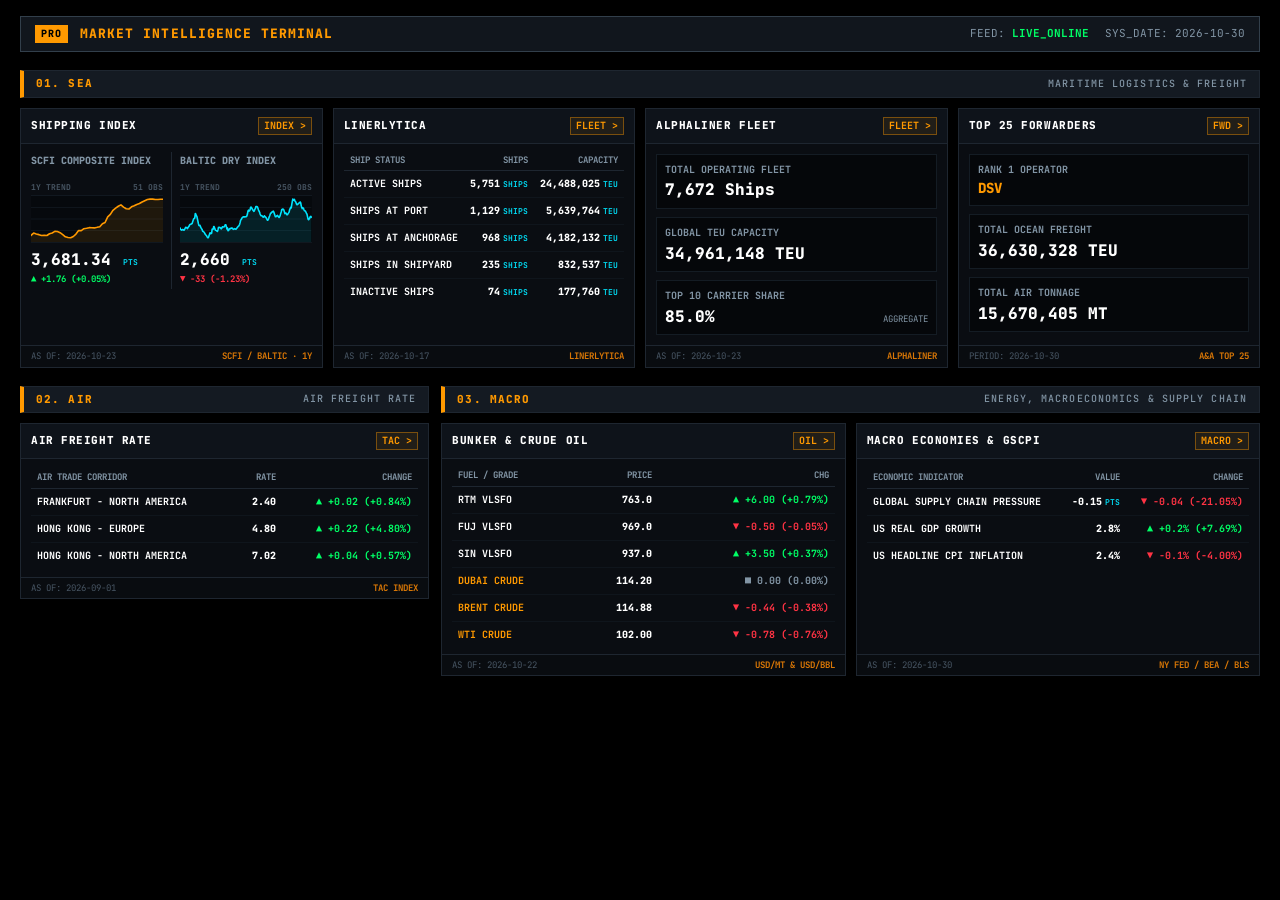
<file: index.html>
<!DOCTYPE html>
<html lang="ko">
<head>
    <meta charset="UTF-8">
    <meta name="viewport" content="width=device-width, initial-scale=1.0">
    <title>BLOOMBERG TERMINAL // MARKET INTELLIGENCE</title>

    <link href="https://fonts.googleapis.com/css2?family=JetBrains+Mono:wght@400;500;600;700;800&family=IBM+Plex+Mono:wght@400;500;600;700&display=swap" rel="stylesheet">

    <style>
        :root {
            --terminal-bg: #000000;
            --panel-bg: #0A0D12;
            --panel-inner: #05070A;
            --panel-border: #1E2630;
            --panel-border-bright: #323F4B;
            --bb-amber: #FF9900;
            --bb-amber-dim: #D97706;
            --bb-cyan: #00E5FF;
            --bb-white: #FFFFFF;
            --bb-gray: #8295A5;
            --bb-gray-dim: #485664;
            --bb-green: #00FF66;
            --bb-red: #FF3344;
            --bb-neutral: #8295A5;
        }

        * {
            margin: 0;
            padding: 0;
            box-sizing: border-box;
            font-family: 'JetBrains Mono', 'IBM Plex Mono', monospace;
            -webkit-font-smoothing: antialiased;
        }

        body {
            background-color: var(--terminal-bg);
            color: var(--bb-white);
            padding: 16px 20px 40px;
            font-size: 12px;
            line-height: 1.4;
        }

        .terminal-container {
            max-width: 1480px;
            margin: 0 auto;
        }

        .terminal-header {
            display: flex;
            justify-content: space-between;
            align-items: center;
            background: #11161D;
            border: 1px solid var(--panel-border-bright);
            padding: 8px 14px;
            margin-bottom: 14px;
        }

        .terminal-title {
            display: flex;
            align-items: center;
            gap: 12px;
            font-size: 13px;
            font-weight: 800;
            letter-spacing: 0.08em;
            color: var(--bb-amber);
        }

        .terminal-badge {
            background: var(--bb-amber);
            color: #000;
            font-size: 10px;
            font-weight: 800;
            padding: 2px 6px;
        }

        .terminal-status {
            display: flex;
            gap: 16px;
            font-size: 11px;
            color: var(--bb-gray);
        }

        .status-tag {
            color: var(--bb-green);
            font-weight: 700;
        }

        .section-bar {
            background: #141A22;
            border-left: 4px solid var(--bb-amber);
            border-top: 1px solid var(--panel-border);
            border-right: 1px solid var(--panel-border);
            border-bottom: 1px solid var(--panel-border);
            padding: 5px 12px;
            font-size: 11px;
            font-weight: 800;
            color: var(--bb-amber);
            letter-spacing: 0.1em;
            display: flex;
            justify-content: space-between;
            align-items: center;
        }

        .sea-section-bar {
            margin: 18px 0 10px;
        }

        .section-bar span.sub {
            color: var(--bb-gray);
            font-weight: 500;
            font-size: 10px;
        }

        .grid-4 {
            display: grid;
            grid-template-columns: repeat(4, minmax(0, 1fr));
            gap: 10px;
            align-items: stretch;
        }

        /*
         * 하단 레이아웃
         * 열 1: 02. AIR / AIR FREIGHT RATE
         * 열 2~3: 03. MACRO / BUNKER / MACRO ECONOMIES
         */
        .air-macro-layout {
            display: grid;
            grid-template-columns: minmax(0, 1fr) minmax(0, 2fr);
            gap: 12px;
            margin-top: 18px;
            align-items: start;
        }

        .air-column,
        .macro-column {
            min-width: 0;
            display: flex;
            flex-direction: column;
            gap: 10px;
        }

        .air-column .section-bar,
        .macro-column .section-bar {
            margin: 0;
        }

        .macro-card-grid {
            display: grid;
            grid-template-columns: repeat(2, minmax(0, 1fr));
            gap: 10px;
            align-items: stretch;
        }

        .macro-card-grid .panel {
            height: 100%;
        }

        .panel {
            background: var(--panel-bg);
            border: 1px solid var(--panel-border);
            display: flex;
            flex-direction: column;
            justify-content: space-between;
            min-width: 0;
        }

        .panel-header {
            background: #0E131A;
            border-bottom: 1px solid var(--panel-border);
            padding: 8px 10px;
            display: flex;
            justify-content: space-between;
            align-items: center;
        }

        .panel-headline {
            font-size: 11px;
            font-weight: 800;
            color: var(--bb-white);
            letter-spacing: 0.05em;
        }

        .panel-link {
            color: var(--bb-amber);
            text-decoration: none;
            font-size: 10px;
            font-weight: 700;
            padding: 1px 5px;
            border: 1px solid rgba(255, 153, 0, 0.4);
            background: rgba(255, 153, 0, 0.08);
        }

        .panel-link:hover {
            background: var(--bb-amber);
            color: #000;
        }

        .panel-body {
            padding: 10px;
            display: flex;
            flex-direction: column;
            gap: 8px;
            flex-grow: 1;
        }

        .metric-cell {
            background: var(--panel-inner);
            border: 1px solid #141C24;
            padding: 6px 8px;
        }

        .metric-label {
            font-size: 10px;
            font-weight: 700;
            color: var(--bb-gray);
            text-transform: uppercase;
        }

        .metric-value-row {
            display: flex;
            justify-content: space-between;
            align-items: baseline;
            margin-top: 2px;
        }

        .metric-value {
            font-size: 16px;
            font-weight: 800;
            color: var(--bb-white);
        }

        .dense-table {
            width: 100%;
            border-collapse: collapse;
            font-size: 10px;
        }

        .dense-table th {
            text-align: left;
            padding: 4px 6px;
            font-size: 9px;
            color: var(--bb-gray);
            border-bottom: 1px solid var(--panel-border);
            text-transform: uppercase;
        }

        .dense-table td {
            padding: 6px;
            border-bottom: 1px solid #0F151C;
        }

        .dense-table tr:last-child td {
            border-bottom: none;
        }

        .table-row-name {
            font-weight: 700;
            color: var(--bb-white);
        }

        .table-row-val {
            font-weight: 800;
            text-align: right;
            color: var(--bb-white);
            white-space: nowrap;
        }

        .table-row-delta {
            text-align: right;
            font-weight: 700;
            white-space: nowrap;
        }

        .inline-unit {
            font-size: 8px;
            font-weight: 600;
            color: var(--bb-cyan);
            margin-left: 3px;
        }

        .up { color: var(--bb-green); }
        .down { color: var(--bb-red); }
        .neutral { color: var(--bb-neutral); }

        .panel-footer {
            background: #090C10;
            border-top: 1px solid var(--panel-border);
            padding: 4px 10px;
            font-size: 9px;
            color: var(--bb-gray-dim);
            display: flex;
            justify-content: space-between;
        }

        .footer-tag {
            color: var(--bb-amber-dim);
            font-weight: 700;
        }

        .shipping-panel .panel-body {
            padding: 8px;
            display: block;
        }

        .shipping-split {
            display: grid;
            grid-template-columns: repeat(2, minmax(0, 1fr));
        }

        .shipping-index-column {
            min-width: 0;
            display: flex;
            flex-direction: column;
            padding: 2px 8px 3px;
        }

        .shipping-index-column:first-child {
            padding-left: 2px;
        }

        .shipping-index-column + .shipping-index-column {
            border-left: 1px solid var(--panel-border);
            padding-right: 2px;
        }

        .shipping-index-label {
            min-height: 26px;
            font-size: 10px;
            font-weight: 800;
            color: var(--bb-gray);
        }

        .shipping-chart-meta {
            display: flex;
            justify-content: space-between;
            margin: 2px 0;
            font-size: 8px;
            font-weight: 700;
            color: var(--bb-gray-dim);
        }

        .shipping-sparkline {
            height: 48px;
            margin-bottom: 6px;
            border-top: 1px solid #111820;
            border-bottom: 1px solid #111820;
            background: #06090D;
            overflow: hidden;
        }

        .shipping-sparkline-svg {
            display: block;
            width: 100%;
            height: 100%;
        }

        .sparkline-grid {
            stroke: #17212B;
            stroke-width: 0.45;
        }

        .sparkline-empty {
            height: 100%;
            display: flex;
            justify-content: center;
            align-items: center;
            font-size: 8px;
            color: var(--bb-gray-dim);
        }

        .shipping-metric-bottom {
            margin-top: auto;
        }

        .shipping-metric-value {
            display: block;
            color: var(--bb-white);
            font-size: 16px;
            font-weight: 800;
            white-space: nowrap;
        }

        .shipping-metric-value .unit {
            margin-left: 2px;
            font-size: 8px;
            font-weight: 600;
            color: var(--bb-cyan);
        }

        .shipping-metric-delta {
            display: block;
            margin-top: 2px;
            font-size: 9px;
            font-weight: 700;
            white-space: nowrap;
        }

        .linerlytica-empty {
            text-align: center;
            color: var(--bb-gray);
            padding: 32px 8px !important;
        }

        @media (max-width: 1200px) {
            .grid-4 {
                grid-template-columns: repeat(2, minmax(0, 1fr));
            }

            .air-macro-layout {
                grid-template-columns: 1fr;
            }

            .macro-card-grid {
                grid-template-columns: repeat(2, minmax(0, 1fr));
            }
        }

        @media (max-width: 768px) {
            .grid-4,
            .macro-card-grid {
                grid-template-columns: 1fr;
            }

            .section-bar {
                display: block;
            }

            .section-bar span.sub {
                display: block;
                margin-top: 4px;
            }
        }
    </style>
</head>

<body>
    <div class="terminal-container">

        <div class="terminal-header">
            <div class="terminal-title">
                <span class="terminal-badge">PRO</span>
                <span>MARKET INTELLIGENCE TERMINAL</span>
            </div>

            <div class="terminal-status">
                <span>FEED: <span class="status-tag">LIVE_ONLINE</span></span>
                <span>SYS_DATE: 2026-10-30</span>
            </div>
        </div>

        <div class="section-bar sea-section-bar">
            <span>01. SEA</span>
            <span class="sub">MARITIME LOGISTICS & FREIGHT</span>
        </div>

        <div class="grid-4">

            <div class="panel shipping-panel">
                <div class="panel-header">
                    <span class="panel-headline">SHIPPING INDEX</span>
                    <a href="Shipping%20Index/index.html" class="panel-link">INDEX &gt;</a>
                </div>

                <div class="panel-body">
                    <div class="shipping-split">
                        <div class="shipping-index-column">
                            <div class="shipping-index-label">SCFI COMPOSITE INDEX</div>
                            <div class="shipping-chart-meta">
                                <span>1Y TREND</span>
                                <span>51 OBS</span>
                            </div>
                            <div class="shipping-sparkline">
                                
    <svg
        class="shipping-sparkline-svg"
        viewBox="0 0 100 44"
        preserveAspectRatio="none"
        role="img"
        aria-label="SCFI 종합 one-year trend"
    >
        <line x1="0" y1="11" x2="100" y2="11" class="sparkline-grid" />
        <line x1="0" y1="22" x2="100" y2="22" class="sparkline-grid" />
        <line x1="0" y1="33" x2="100" y2="33" class="sparkline-grid" />

        <polygon
            points="0,44 0.00,37.69 2.00,35.46 4.00,36.30 6.00,36.96 8.00,37.84 10.00,37.70 12.00,37.78 14.00,36.13 16.00,35.42 18.00,33.85 20.00,33.99 22.00,35.10 24.00,36.87 26.00,39.01 28.00,39.77 30.00,40.00 32.00,38.76 34.00,36.39 36.00,33.03 38.00,33.08 40.00,31.26 42.00,30.83 44.00,30.29 46.00,30.36 48.00,30.53 50.00,29.98 52.00,29.33 54.00,26.50 56.00,25.32 58.00,19.95 60.00,17.60 62.00,13.67 64.00,11.60 66.00,9.81 68.00,8.48 70.00,10.64 72.00,12.23 74.00,12.49 76.00,10.32 78.00,9.25 80.00,8.05 82.00,7.22 84.00,5.71 86.00,4.48 88.00,3.39 90.00,3.00 92.00,3.02 94.00,3.39 96.00,3.36 98.00,3.13 100.00,3.10 100,44"
            fill="#FF9900"
            fill-opacity="0.10"
        />

        <polyline
            points="0.00,37.69 2.00,35.46 4.00,36.30 6.00,36.96 8.00,37.84 10.00,37.70 12.00,37.78 14.00,36.13 16.00,35.42 18.00,33.85 20.00,33.99 22.00,35.10 24.00,36.87 26.00,39.01 28.00,39.77 30.00,40.00 32.00,38.76 34.00,36.39 36.00,33.03 38.00,33.08 40.00,31.26 42.00,30.83 44.00,30.29 46.00,30.36 48.00,30.53 50.00,29.98 52.00,29.33 54.00,26.50 56.00,25.32 58.00,19.95 60.00,17.60 62.00,13.67 64.00,11.60 66.00,9.81 68.00,8.48 70.00,10.64 72.00,12.23 74.00,12.49 76.00,10.32 78.00,9.25 80.00,8.05 82.00,7.22 84.00,5.71 86.00,4.48 88.00,3.39 90.00,3.00 92.00,3.02 94.00,3.39 96.00,3.36 98.00,3.13 100.00,3.10"
            fill="none"
            stroke="#FF9900"
            stroke-width="1.6"
            vector-effect="non-scaling-stroke"
            stroke-linecap="square"
            stroke-linejoin="round"
        />
    </svg>
    
                            </div>
                            <div class="shipping-metric-bottom">
                                <span class="shipping-metric-value">
                                    3,681.34 <span class="unit">PTS</span>
                                </span>
                                <span class="shipping-metric-delta up">
                                    ▲ +1.76 (+0.05%)
                                </span>
                            </div>
                        </div>

                        <div class="shipping-index-column">
                            <div class="shipping-index-label">BALTIC DRY INDEX</div>
                            <div class="shipping-chart-meta">
                                <span>1Y TREND</span>
                                <span>250 OBS</span>
                            </div>
                            <div class="shipping-sparkline">
                                
    <svg
        class="shipping-sparkline-svg"
        viewBox="0 0 100 44"
        preserveAspectRatio="none"
        role="img"
        aria-label="BDI BDI one-year trend"
    >
        <line x1="0" y1="11" x2="100" y2="11" class="sparkline-grid" />
        <line x1="0" y1="22" x2="100" y2="22" class="sparkline-grid" />
        <line x1="0" y1="33" x2="100" y2="33" class="sparkline-grid" />

        <polygon
            points="0,44 0.00,30.73 0.40,31.90 0.80,32.16 1.20,32.62 1.61,32.43 2.01,32.04 2.41,32.34 2.81,32.71 3.21,32.48 3.61,31.69 4.02,30.63 4.42,29.90 4.82,30.26 5.22,30.47 5.62,31.21 6.02,30.38 6.43,29.53 6.83,29.04 7.23,27.93 7.63,27.15 8.03,26.97 8.43,26.88 8.84,26.53 9.24,26.28 9.64,24.66 10.04,23.27 10.44,21.85 10.84,21.45 11.24,21.15 11.65,16.82 12.05,17.37 12.45,18.91 12.85,19.49 13.25,21.91 13.65,24.15 14.06,26.55 14.46,28.12 14.86,28.33 15.26,28.14 15.66,29.60 16.06,30.49 16.47,31.33 16.87,32.11 17.27,33.70 17.67,33.91 18.07,34.37 18.47,34.74 18.88,35.69 19.28,36.72 19.68,37.25 20.08,37.76 20.48,38.66 20.88,39.40 21.29,40.00 21.69,39.38 22.09,37.92 22.49,36.52 22.89,35.22 23.29,35.96 23.69,35.94 24.10,35.62 24.50,31.76 24.90,31.46 25.30,31.70 25.70,29.13 26.10,29.55 26.51,31.24 26.91,32.53 27.31,32.87 27.71,33.10 28.11,33.59 28.51,33.82 28.92,32.48 29.32,30.06 29.72,30.27 30.12,29.97 30.52,30.06 30.92,30.63 31.33,31.40 31.73,30.98 32.13,29.76 32.53,29.46 32.93,29.60 33.33,29.67 33.73,29.27 34.14,28.44 34.54,27.47 34.94,27.63 35.34,29.30 35.74,31.56 36.14,30.57 36.55,33.17 36.95,33.04 37.35,32.23 37.75,31.24 38.15,31.07 38.55,31.31 38.96,30.61 39.36,30.73 39.76,30.75 40.16,31.09 40.56,31.93 40.96,31.72 41.37,31.49 41.77,31.19 42.17,31.44 42.57,31.83 42.97,31.21 43.37,30.57 43.78,30.06 44.18,29.28 44.58,28.90 44.98,28.19 45.38,27.33 45.78,25.49 46.18,23.19 46.59,22.51 46.99,21.73 47.39,20.56 47.79,20.44 48.19,19.82 48.59,19.86 49.00,20.00 49.40,19.98 49.80,19.79 50.20,19.91 50.60,19.63 51.00,18.85 51.41,17.05 51.81,14.24 52.21,13.49 52.61,14.47 53.01,14.07 53.41,12.97 53.82,10.75 54.22,10.64 54.62,11.42 55.02,12.46 55.42,13.13 55.82,14.00 56.22,14.72 56.63,14.24 57.03,12.59 57.43,11.90 57.83,10.10 58.23,10.13 58.63,10.17 59.04,10.47 59.44,11.90 59.84,13.43 60.24,14.42 60.64,15.57 61.04,17.30 61.45,18.13 61.85,18.87 62.25,18.87 62.65,19.03 63.05,19.91 63.45,20.21 63.86,20.11 64.26,18.99 64.66,19.66 65.06,19.96 65.46,20.55 65.86,21.31 66.27,22.49 66.67,23.09 67.07,22.89 67.47,21.82 67.87,20.26 68.27,19.08 68.67,17.67 69.08,16.29 69.48,16.36 69.88,15.67 70.28,15.07 70.68,14.79 71.08,14.44 71.49,15.34 71.89,16.91 72.29,18.46 72.69,19.89 73.09,19.91 73.49,19.12 73.90,18.94 74.30,18.62 74.70,19.45 75.10,20.02 75.50,20.58 75.90,19.86 76.31,18.82 76.71,16.86 77.11,15.22 77.51,12.97 77.91,13.08 78.31,12.51 78.71,12.62 79.12,13.27 79.52,15.16 79.92,16.84 80.32,16.50 80.72,16.24 81.12,17.35 81.53,18.04 81.93,17.78 82.33,16.89 82.73,16.17 83.13,15.39 83.53,13.10 83.94,12.20 84.34,10.80 84.74,11.31 85.14,8.24 85.54,5.47 85.94,3.00 86.35,3.94 86.75,3.78 87.15,3.14 87.55,4.89 87.95,5.14 88.35,6.23 88.76,7.73 89.16,8.31 89.56,8.15 89.96,7.55 90.36,7.04 90.76,6.62 91.16,6.50 91.57,5.74 91.97,6.57 92.37,9.35 92.77,10.94 93.17,12.09 93.57,11.61 93.98,11.47 94.38,12.85 94.78,14.05 95.18,14.19 95.58,14.56 95.98,15.55 96.39,16.70 96.79,17.60 97.19,19.96 97.59,22.12 97.99,22.72 98.39,22.10 98.80,21.27 99.20,19.73 99.60,19.51 100.00,20.09 100,44"
            fill="#00E5FF"
            fill-opacity="0.10"
        />

        <polyline
            points="0.00,30.73 0.40,31.90 0.80,32.16 1.20,32.62 1.61,32.43 2.01,32.04 2.41,32.34 2.81,32.71 3.21,32.48 3.61,31.69 4.02,30.63 4.42,29.90 4.82,30.26 5.22,30.47 5.62,31.21 6.02,30.38 6.43,29.53 6.83,29.04 7.23,27.93 7.63,27.15 8.03,26.97 8.43,26.88 8.84,26.53 9.24,26.28 9.64,24.66 10.04,23.27 10.44,21.85 10.84,21.45 11.24,21.15 11.65,16.82 12.05,17.37 12.45,18.91 12.85,19.49 13.25,21.91 13.65,24.15 14.06,26.55 14.46,28.12 14.86,28.33 15.26,28.14 15.66,29.60 16.06,30.49 16.47,31.33 16.87,32.11 17.27,33.70 17.67,33.91 18.07,34.37 18.47,34.74 18.88,35.69 19.28,36.72 19.68,37.25 20.08,37.76 20.48,38.66 20.88,39.40 21.29,40.00 21.69,39.38 22.09,37.92 22.49,36.52 22.89,35.22 23.29,35.96 23.69,35.94 24.10,35.62 24.50,31.76 24.90,31.46 25.30,31.70 25.70,29.13 26.10,29.55 26.51,31.24 26.91,32.53 27.31,32.87 27.71,33.10 28.11,33.59 28.51,33.82 28.92,32.48 29.32,30.06 29.72,30.27 30.12,29.97 30.52,30.06 30.92,30.63 31.33,31.40 31.73,30.98 32.13,29.76 32.53,29.46 32.93,29.60 33.33,29.67 33.73,29.27 34.14,28.44 34.54,27.47 34.94,27.63 35.34,29.30 35.74,31.56 36.14,30.57 36.55,33.17 36.95,33.04 37.35,32.23 37.75,31.24 38.15,31.07 38.55,31.31 38.96,30.61 39.36,30.73 39.76,30.75 40.16,31.09 40.56,31.93 40.96,31.72 41.37,31.49 41.77,31.19 42.17,31.44 42.57,31.83 42.97,31.21 43.37,30.57 43.78,30.06 44.18,29.28 44.58,28.90 44.98,28.19 45.38,27.33 45.78,25.49 46.18,23.19 46.59,22.51 46.99,21.73 47.39,20.56 47.79,20.44 48.19,19.82 48.59,19.86 49.00,20.00 49.40,19.98 49.80,19.79 50.20,19.91 50.60,19.63 51.00,18.85 51.41,17.05 51.81,14.24 52.21,13.49 52.61,14.47 53.01,14.07 53.41,12.97 53.82,10.75 54.22,10.64 54.62,11.42 55.02,12.46 55.42,13.13 55.82,14.00 56.22,14.72 56.63,14.24 57.03,12.59 57.43,11.90 57.83,10.10 58.23,10.13 58.63,10.17 59.04,10.47 59.44,11.90 59.84,13.43 60.24,14.42 60.64,15.57 61.04,17.30 61.45,18.13 61.85,18.87 62.25,18.87 62.65,19.03 63.05,19.91 63.45,20.21 63.86,20.11 64.26,18.99 64.66,19.66 65.06,19.96 65.46,20.55 65.86,21.31 66.27,22.49 66.67,23.09 67.07,22.89 67.47,21.82 67.87,20.26 68.27,19.08 68.67,17.67 69.08,16.29 69.48,16.36 69.88,15.67 70.28,15.07 70.68,14.79 71.08,14.44 71.49,15.34 71.89,16.91 72.29,18.46 72.69,19.89 73.09,19.91 73.49,19.12 73.90,18.94 74.30,18.62 74.70,19.45 75.10,20.02 75.50,20.58 75.90,19.86 76.31,18.82 76.71,16.86 77.11,15.22 77.51,12.97 77.91,13.08 78.31,12.51 78.71,12.62 79.12,13.27 79.52,15.16 79.92,16.84 80.32,16.50 80.72,16.24 81.12,17.35 81.53,18.04 81.93,17.78 82.33,16.89 82.73,16.17 83.13,15.39 83.53,13.10 83.94,12.20 84.34,10.80 84.74,11.31 85.14,8.24 85.54,5.47 85.94,3.00 86.35,3.94 86.75,3.78 87.15,3.14 87.55,4.89 87.95,5.14 88.35,6.23 88.76,7.73 89.16,8.31 89.56,8.15 89.96,7.55 90.36,7.04 90.76,6.62 91.16,6.50 91.57,5.74 91.97,6.57 92.37,9.35 92.77,10.94 93.17,12.09 93.57,11.61 93.98,11.47 94.38,12.85 94.78,14.05 95.18,14.19 95.58,14.56 95.98,15.55 96.39,16.70 96.79,17.60 97.19,19.96 97.59,22.12 97.99,22.72 98.39,22.10 98.80,21.27 99.20,19.73 99.60,19.51 100.00,20.09"
            fill="none"
            stroke="#00E5FF"
            stroke-width="1.6"
            vector-effect="non-scaling-stroke"
            stroke-linecap="square"
            stroke-linejoin="round"
        />
    </svg>
    
                            </div>
                            <div class="shipping-metric-bottom">
                                <span class="shipping-metric-value">
                                    2,660 <span class="unit">PTS</span>
                                </span>
                                <span class="shipping-metric-delta down">
                                    ▼ -33 (-1.23%)
                                </span>
                            </div>
                        </div>
                    </div>
                </div>

                <div class="panel-footer">
                    <span>AS OF: 2026-10-23</span>
                    <span class="footer-tag">SCFI / BALTIC · 1Y</span>
                </div>
            </div>

            <div class="panel">
                <div class="panel-header">
                    <span class="panel-headline">LINERLYTICA</span>
                    <a href="Linerlytica/index.html" class="panel-link">FLEET &gt;</a>
                </div>

                <div class="panel-body" style="padding: 6px 10px;">
                    <table class="dense-table">
                        <thead>
                            <tr>
                                <th>SHIP STATUS</th>
                                <th style="text-align:right;">SHIPS</th>
                                <th style="text-align:right;">CAPACITY</th>
                            </tr>
                        </thead>
                        <tbody>
                            
            <tr>
                <td class="table-row-name">ACTIVE SHIPS</td>
                <td class="table-row-val">5,751<span class="inline-unit">SHIPS</span></td>
                <td class="table-row-val">24,488,025<span class="inline-unit">TEU</span></td>
            </tr>
            

            <tr>
                <td class="table-row-name">SHIPS AT PORT</td>
                <td class="table-row-val">1,129<span class="inline-unit">SHIPS</span></td>
                <td class="table-row-val">5,639,764<span class="inline-unit">TEU</span></td>
            </tr>
            

            <tr>
                <td class="table-row-name">SHIPS AT ANCHORAGE</td>
                <td class="table-row-val">968<span class="inline-unit">SHIPS</span></td>
                <td class="table-row-val">4,182,132<span class="inline-unit">TEU</span></td>
            </tr>
            

            <tr>
                <td class="table-row-name">SHIPS IN SHIPYARD</td>
                <td class="table-row-val">235<span class="inline-unit">SHIPS</span></td>
                <td class="table-row-val">832,537<span class="inline-unit">TEU</span></td>
            </tr>
            

            <tr>
                <td class="table-row-name">INACTIVE SHIPS</td>
                <td class="table-row-val">74<span class="inline-unit">SHIPS</span></td>
                <td class="table-row-val">177,760<span class="inline-unit">TEU</span></td>
            </tr>
            
                        </tbody>
                    </table>
                </div>

                <div class="panel-footer">
                    <span>AS OF: 2026-10-17</span>
                    <span class="footer-tag">LINERLYTICA</span>
                </div>
            </div>

            <div class="panel">
                <div class="panel-header">
                    <span class="panel-headline">ALPHALINER FLEET</span>
                    <a href="Alphaliner/index.html" class="panel-link">FLEET &gt;</a>
                </div>

                <div class="panel-body">
                    <div class="metric-cell">
                        <span class="metric-label">TOTAL OPERATING FLEET</span>
                        <div class="metric-value-row">
                            <span class="metric-value">7,672 Ships</span>
                        </div>
                    </div>

                    <div class="metric-cell">
                        <span class="metric-label">GLOBAL TEU CAPACITY</span>
                        <div class="metric-value-row">
                            <span class="metric-value">34,961,148 TEU</span>
                        </div>
                    </div>

                    <div class="metric-cell">
                        <span class="metric-label">TOP 10 CARRIER SHARE</span>
                        <div class="metric-value-row">
                            <span class="metric-value">85.0%</span>
                            <span style="font-size:9px;color:var(--bb-gray);">AGGREGATE</span>
                        </div>
                    </div>
                </div>

                <div class="panel-footer">
                    <span>AS OF: 2026-10-23</span>
                    <span class="footer-tag">ALPHALINER</span>
                </div>
            </div>

            <div class="panel">
                <div class="panel-header">
                    <span class="panel-headline">TOP 25 FORWARDERS</span>
                    <a href="Forwarder/index.html" class="panel-link">FWD &gt;</a>
                </div>

                <div class="panel-body">
                    <div class="metric-cell">
                        <span class="metric-label">RANK 1 OPERATOR</span>
                        <div class="metric-value-row">
                            <span class="metric-value" style="font-size:14px;color:var(--bb-amber);">
                                DSV
                            </span>
                        </div>
                    </div>

                    <div class="metric-cell">
                        <span class="metric-label">TOTAL OCEAN FREIGHT</span>
                        <div class="metric-value-row">
                            <span class="metric-value">36,630,328 TEU</span>
                        </div>
                    </div>

                    <div class="metric-cell">
                        <span class="metric-label">TOTAL AIR TONNAGE</span>
                        <div class="metric-value-row">
                            <span class="metric-value">15,670,405 MT</span>
                        </div>
                    </div>
                </div>

                <div class="panel-footer">
                    <span>PERIOD: 2026-10-30</span>
                    <span class="footer-tag">A&A TOP 25</span>
                </div>
            </div>

        </div>

        <!-- ================================================= -->
        <!-- 02. AIR / 03. MACRO : SAME HORIZONTAL ROW       -->
        <!-- ================================================= -->
        <div class="air-macro-layout">

            <!-- LEFT 1/3 : 02. AIR -->
            <div class="air-column">
                <div class="section-bar">
                    <span>02. AIR</span>
                    <span class="sub">AIR FREIGHT RATE</span>
                </div>

                <div class="panel">
                    <div class="panel-header">
                        <span class="panel-headline">AIR FREIGHT RATE</span>
                        <a href="TAC%20Index/index.html" class="panel-link">TAC &gt;</a>
                    </div>

                    <div class="panel-body" style="padding:8px 10px;">
                        <table class="dense-table">
                            <thead>
                                <tr>
                                    <th>AIR TRADE CORRIDOR</th>
                                    <th style="text-align:right;">RATE</th>
                                    <th style="text-align:right;">CHANGE</th>
                                </tr>
                            </thead>
                            <tbody>
                                <tr>
                                    <td class="table-row-name">FRANKFURT - NORTH AMERICA</td>
                                    <td class="table-row-val">2.40</td>
                                    <td class="table-row-delta up">
                                        ▲ +0.02 (+0.84%)
                                    </td>
                                </tr>
                                <tr>
                                    <td class="table-row-name">HONG KONG - EUROPE</td>
                                    <td class="table-row-val">4.80</td>
                                    <td class="table-row-delta up">
                                        ▲ +0.22 (+4.80%)
                                    </td>
                                </tr>
                                <tr>
                                    <td class="table-row-name">HONG KONG - NORTH AMERICA</td>
                                    <td class="table-row-val">7.02</td>
                                    <td class="table-row-delta up">
                                        ▲ +0.04 (+0.57%)
                                    </td>
                                </tr>
                            </tbody>
                        </table>
                    </div>

                    <div class="panel-footer">
                        <span>AS OF: 2026-09-01</span>
                        <span class="footer-tag">TAC INDEX</span>
                    </div>
                </div>
            </div>

            <!-- RIGHT 2/3 : 03. MACRO -->
            <div class="macro-column">
                <div class="section-bar">
                    <span>03. MACRO</span>
                    <span class="sub">ENERGY, MACROECONOMICS & SUPPLY CHAIN</span>
                </div>

                <div class="macro-card-grid">

                    <div class="panel">
                        <div class="panel-header">
                            <span class="panel-headline">BUNKER & CRUDE OIL</span>
                            <a href="BunkerPrice/index.html" class="panel-link">OIL &gt;</a>
                        </div>

                        <div class="panel-body" style="padding:6px 10px;">
                            <table class="dense-table">
                                <thead>
                                    <tr>
                                        <th>FUEL / GRADE</th>
                                        <th style="text-align:right;">PRICE</th>
                                        <th style="text-align:right;">CHG</th>
                                    </tr>
                                </thead>
                                <tbody>
                                    <tr>
                                        <td class="table-row-name">RTM VLSFO</td>
                                        <td class="table-row-val">763.0</td>
                                        <td class="table-row-delta up">
                                            ▲ +6.00 (+0.79%)
                                        </td>
                                    </tr>
                                    <tr>
                                        <td class="table-row-name">FUJ VLSFO</td>
                                        <td class="table-row-val">969.0</td>
                                        <td class="table-row-delta down">
                                            ▼ -0.50 (-0.05%)
                                        </td>
                                    </tr>
                                    <tr>
                                        <td class="table-row-name">SIN VLSFO</td>
                                        <td class="table-row-val">937.0</td>
                                        <td class="table-row-delta up">
                                            ▲ +3.50 (+0.37%)
                                        </td>
                                    </tr>
                                    <tr>
                                        <td class="table-row-name" style="color:var(--bb-amber);">DUBAI CRUDE</td>
                                        <td class="table-row-val">114.20</td>
                                        <td class="table-row-delta neutral">
                                            ■ 0.00 (0.00%)
                                        </td>
                                    </tr>
                                    <tr>
                                        <td class="table-row-name" style="color:var(--bb-amber);">BRENT CRUDE</td>
                                        <td class="table-row-val">114.88</td>
                                        <td class="table-row-delta down">
                                            ▼ -0.44 (-0.38%)
                                        </td>
                                    </tr>
                                    <tr>
                                        <td class="table-row-name" style="color:var(--bb-amber);">WTI CRUDE</td>
                                        <td class="table-row-val">102.00</td>
                                        <td class="table-row-delta down">
                                            ▼ -0.78 (-0.76%)
                                        </td>
                                    </tr>
                                </tbody>
                            </table>
                        </div>

                        <div class="panel-footer">
                            <span>AS OF: 2026-10-22</span>
                            <span class="footer-tag">USD/MT & USD/BBL</span>
                        </div>
                    </div>

                    <div class="panel">
                        <div class="panel-header">
                            <span class="panel-headline">MACRO ECONOMIES & GSCPI</span>
                            <a href="MacroEconomies/index.html" class="panel-link">MACRO &gt;</a>
                        </div>

                        <div class="panel-body" style="padding:8px 10px;">
                            <table class="dense-table">
                                <thead>
                                    <tr>
                                        <th>ECONOMIC INDICATOR</th>
                                        <th style="text-align:right;">VALUE</th>
                                        <th style="text-align:right;">CHANGE</th>
                                    </tr>
                                </thead>
                                <tbody>
                                    <tr>
                                        <td class="table-row-name">GLOBAL SUPPLY CHAIN PRESSURE</td>
                                        <td class="table-row-val">
                                            -0.15<span class="inline-unit">PTS</span>
                                        </td>
                                        <td class="table-row-delta down">
                                            ▼ -0.04 (-21.05%)
                                        </td>
                                    </tr>
                                    <tr>
                                        <td class="table-row-name">US REAL GDP GROWTH</td>
                                        <td class="table-row-val">2.8%</td>
                                        <td class="table-row-delta up">
                                            ▲ +0.2% (+7.69%)
                                        </td>
                                    </tr>
                                    <tr>
                                        <td class="table-row-name">US HEADLINE CPI INFLATION</td>
                                        <td class="table-row-val">2.4%</td>
                                        <td class="table-row-delta down">
                                            ▼ -0.1% (-4.00%)
                                        </td>
                                    </tr>
                                </tbody>
                            </table>
                        </div>

                        <div class="panel-footer">
                            <span>AS OF: 2026-10-30</span>
                            <span class="footer-tag">NY FED / BEA / BLS</span>
                        </div>
                    </div>

                </div>
            </div>

        </div>

    </div>
</body>
</html>
</file>
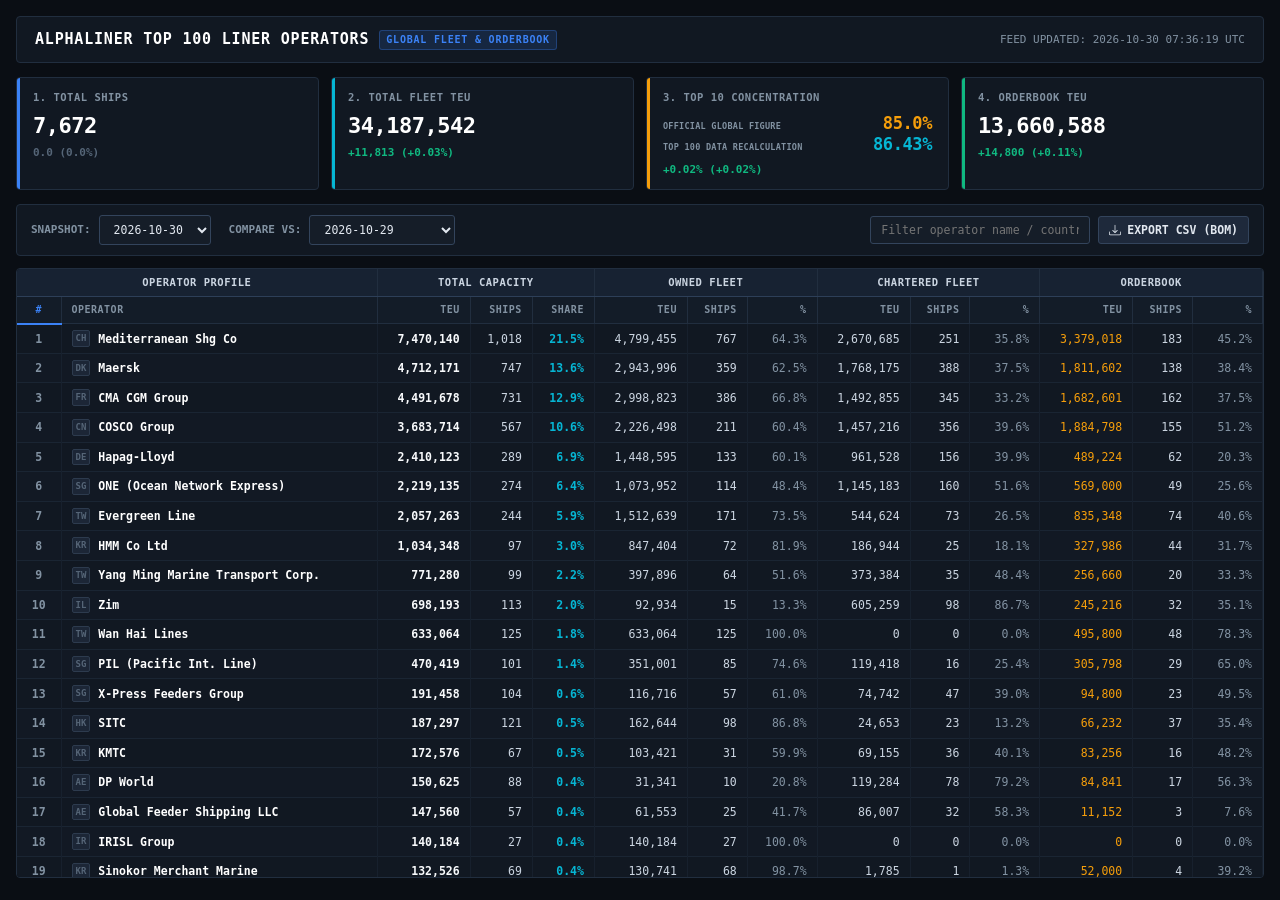
<file: Alphaliner/index.html>
<!DOCTYPE html>
<html lang="ko">
<head>
  <meta charset="UTF-8">
  <meta name="viewport" content="width=device-width, initial-scale=1.0">
  <title>Alphaliner TOP 100 Liner Operators | MI Terminal</title>

  <style>
    :root {
      --bg-base: #0a0e14;
      --bg-panel: #111822;
      --bg-card: #151d28;
      --bg-hover: #1c2636;
      --border-subtle: #212e3f;
      --border-accent: #33445c;
      --text-main: #e2e8f0;
      --text-muted: #8292a2;
      --text-dim: #556577;
      --accent-blue: #3b82f6;
      --accent-cyan: #06b6d4;
      --accent-green: #10b981;
      --accent-red: #ef4444;
      --accent-amber: #f59e0b;
      --mono-font: "SF Pro Text", -apple-system, BlinkMacSystemFont,
                   "Segoe UI", Roboto, "Helvetica Neue", monospace;
    }

    * {
      box-sizing: border-box;
      margin: 0;
      padding: 0;
    }

    body {
      background-color: var(--bg-base);
      color: var(--text-main);
      font-family: var(--mono-font);
      font-size: 12px;
      line-height: 1.4;
      padding: 16px;
      -webkit-font-smoothing: antialiased;
    }

    .terminal-header {
      display: flex;
      justify-content: space-between;
      align-items: center;
      background: var(--bg-panel);
      border: 1px solid var(--border-subtle);
      border-radius: 4px;
      padding: 12px 18px;
      margin-bottom: 14px;
    }

    .terminal-title {
      font-size: 15px;
      font-weight: 700;
      letter-spacing: 0.8px;
      color: #ffffff;
      display: flex;
      align-items: center;
      gap: 10px;
    }

    .terminal-badge {
      font-size: 10px;
      background: rgba(59, 130, 246, 0.15);
      color: var(--accent-blue);
      border: 1px solid rgba(59, 130, 246, 0.3);
      padding: 2px 6px;
      border-radius: 3px;
      font-weight: 600;
      text-transform: uppercase;
    }

    .terminal-meta {
      font-size: 11px;
      color: var(--text-muted);
      font-family: monospace;
    }

    .kpi-grid {
      display: grid;
      grid-template-columns: repeat(4, 1fr);
      gap: 12px;
      margin-bottom: 14px;
    }

    .kpi-card {
      background: var(--bg-panel);
      border: 1px solid var(--border-subtle);
      border-radius: 4px;
      padding: 12px 16px;
      position: relative;
      overflow: hidden;
      min-height: 104px;
    }

    .kpi-card::before {
      content: "";
      position: absolute;
      top: 0;
      left: 0;
      width: 3px;
      height: 100%;
      background: var(--border-accent);
    }

    .kpi-card.kpi-blue::before {
      background: var(--accent-blue);
    }

    .kpi-card.kpi-cyan::before {
      background: var(--accent-cyan);
    }

    .kpi-card.kpi-amber::before {
      background: var(--accent-amber);
    }

    .kpi-card.kpi-green::before {
      background: var(--accent-green);
    }

    .kpi-label {
      font-size: 10.5px;
      font-weight: 600;
      text-transform: uppercase;
      color: var(--text-muted);
      margin-bottom: 6px;
      letter-spacing: 0.5px;
    }

    .kpi-value {
      font-size: 22px;
      font-weight: 700;
      color: #ffffff;
      font-family: monospace;
      letter-spacing: -0.5px;
    }

    /* Top 10 카드 내부의 Official / Recalculation 2-line layout */
    .kpi-value-dual {
      display: flex;
      flex-direction: column;
      gap: 4px;
      min-height: 47px;
      justify-content: center;
    }

    .top10-metric-line {
      display: flex;
      align-items: baseline;
      justify-content: space-between;
      gap: 8px;
      white-space: nowrap;
    }

    .top10-metric-label {
      font-size: 8.5px;
      line-height: 1.15;
      color: var(--text-muted);
      font-weight: 700;
      letter-spacing: 0.25px;
    }

    .top10-metric-value {
      font-size: 17px;
      line-height: 1;
      color: #ffffff;
      font-weight: 700;
      font-family: monospace;
      letter-spacing: -0.4px;
    }

    .top10-metric-value.official {
      color: var(--accent-amber);
    }

    .top10-metric-value.recalc {
      color: var(--accent-cyan);
    }

    .kpi-sub {
      display: flex;
      align-items: center;
      gap: 6px;
      margin-top: 4px;
      font-size: 11px;
      font-weight: 600;
      font-family: monospace;
    }

    .delta-up {
      color: var(--accent-green);
    }

    .delta-down {
      color: var(--accent-red);
    }

    .delta-flat {
      color: var(--text-dim);
    }

    .controls-panel {
      display: flex;
      justify-content: space-between;
      align-items: center;
      background: var(--bg-panel);
      border: 1px solid var(--border-subtle);
      border-radius: 4px;
      padding: 10px 14px;
      margin-bottom: 12px;
      gap: 12px;
    }

    .controls-group {
      display: flex;
      align-items: center;
      gap: 8px;
    }

    .control-label {
      font-size: 11px;
      color: var(--text-muted);
      text-transform: uppercase;
      font-weight: 600;
    }

    select,
    input,
    .btn {
      background: var(--bg-card);
      border: 1px solid var(--border-accent);
      color: var(--text-main);
      padding: 6px 10px;
      border-radius: 3px;
      font-family: var(--mono-font);
      font-size: 11.5px;
      outline: none;
      transition: border-color 0.2s;
    }

    select:focus,
    input:focus {
      border-color: var(--accent-blue);
    }

    .btn {
      cursor: pointer;
      font-weight: 600;
      display: inline-flex;
      align-items: center;
      gap: 6px;
      background: #1e293b;
    }

    .btn:hover {
      background: #334155;
      border-color: var(--text-muted);
      color: #ffffff;
    }

    .table-viewport {
      background: var(--bg-panel);
      border: 1px solid var(--border-subtle);
      border-radius: 4px;
      overflow: auto;
      max-height: calc(100vh - 290px);
    }

    table {
      width: 100%;
      border-collapse: collapse;
      text-align: right;
      font-size: 11.5px;
      white-space: nowrap;
    }

    thead th {
      background: #131c28;
      color: var(--text-muted);
      font-weight: 600;
      text-transform: uppercase;
      font-size: 10px;
      letter-spacing: 0.5px;
      padding: 6px 10px;
      border-bottom: 1px solid var(--border-subtle);
      border-right: 1px solid var(--border-subtle);
      position: sticky;
      top: 0;
      z-index: 10;
      user-select: none;
      cursor: pointer;
    }

    thead tr:first-child th {
      text-align: center;
      background: #172232;
      color: #cbd5e1;
      font-size: 10.5px;
      font-weight: 700;
      border-bottom: 1px solid #2d3f58;
    }

    thead tr:nth-child(2) th {
      top: 27px;
    }

    th:hover {
      color: #ffffff;
      background: #1e2c40;
    }

    th.sort-active {
      color: var(--accent-blue);
      border-bottom: 2px solid var(--accent-blue);
    }

    tbody tr {
      border-bottom: 1px solid rgba(33, 46, 63, 0.6);
      transition: background 0.15s;
    }

    tbody tr:hover {
      background: var(--bg-hover) !important;
    }

    tbody tr:nth-child(even) {
      background: rgba(21, 29, 40, 0.4);
    }

    tbody td {
      padding: 6px 10px;
      border-right: 1px solid rgba(33, 46, 63, 0.4);
      font-family: monospace;
      color: #cbd5e1;
    }

    .col-center {
      text-align: center;
    }

    .col-left {
      text-align: left;
    }

    .rank-cell {
      font-weight: 700;
      color: var(--text-muted);
      width: 44px;
    }

    .op-cell {
      font-family: var(--mono-font);
      font-weight: 600;
      color: #ffffff;
      display: flex;
      align-items: center;
      gap: 8px;
    }

    .flag-icon {
      width: 16px;
      height: 11px;
      border-radius: 1px;
      object-fit: cover;
      display: inline-block;
      vertical-align: middle;
      background: #2b384c;
    }

    .flag-fallback {
      font-size: 9px;
      font-weight: 700;
      color: var(--text-dim);
      background: #1c2636;
      padding: 1px 3px;
      border-radius: 2px;
      border: 1px solid #2d3b4e;
    }

    .total-col {
      font-weight: 700;
      color: #f8fafc;
    }

    .share-col {
      color: var(--accent-cyan);
      font-weight: 600;
    }

    @media (max-width: 1100px) {
      .kpi-grid {
        grid-template-columns: repeat(2, 1fr);
      }

      .controls-panel {
        flex-direction: column;
        align-items: flex-start;
      }
    }
  </style>
</head>

<body>
  <div class="terminal-header">
    <div class="terminal-title">
      <span>ALPHALINER TOP 100 LINER OPERATORS</span>
      <span class="terminal-badge">GLOBAL FLEET & ORDERBOOK</span>
    </div>
    <div class="terminal-meta" id="header-meta">INITIALIZING FEED...</div>
  </div>

  <div class="kpi-grid">
    <div class="kpi-card kpi-blue">
      <div class="kpi-label">1. Total Ships</div>
      <div class="kpi-value" id="kpi-ships">-</div>
      <div class="kpi-sub" id="delta-ships">
        <span class="delta-flat">-</span>
      </div>
    </div>

    <div class="kpi-card kpi-cyan">
      <div class="kpi-label">2. Total Fleet TEU</div>
      <div class="kpi-value" id="kpi-teu">-</div>
      <div class="kpi-sub" id="delta-teu">
        <span class="delta-flat">-</span>
      </div>
    </div>

    <div class="kpi-card kpi-amber">
      <div class="kpi-label">3. Top 10 Concentration</div>

      <div class="kpi-value-dual" id="kpi-top10">
        <div class="top10-metric-line">
          <span class="top10-metric-label">OFFICIAL GLOBAL FIGURE</span>
          <span class="top10-metric-value official">-</span>
        </div>
        <div class="top10-metric-line">
          <span class="top10-metric-label">TOP 100 DATA RECALCULATION</span>
          <span class="top10-metric-value recalc">-</span>
        </div>
      </div>

      <div class="kpi-sub" id="delta-top10">
        <span class="delta-flat">-</span>
      </div>
    </div>

    <div class="kpi-card kpi-green">
      <div class="kpi-label">4. Orderbook TEU</div>
      <div class="kpi-value" id="kpi-orderbook">-</div>
      <div class="kpi-sub" id="delta-orderbook">
        <span class="delta-flat">-</span>
      </div>
    </div>
  </div>

  <div class="controls-panel">
    <div class="controls-group">
      <span class="control-label">Snapshot:</span>
      <select id="sel-date"></select>

      <span class="control-label" style="margin-left: 10px;">
        Compare Vs:
      </span>
      <select id="sel-compare"></select>
    </div>

    <div class="controls-group">
      <input
        type="text"
        id="filter-input"
        placeholder="Filter operator name / country..."
        style="width: 220px;"
      >

      <button class="btn" id="btn-export">
        <svg width="12" height="12" fill="currentColor" viewBox="0 0 16 16">
          <path d="M.5 9.9a.5.5 0 0 1 .5.5v2.5a1 1 0 0 0 1 1h12a1 1 0 0 0 1-1v-2.5a.5.5 0 0 1 1 0v2.5a2 2 0 0 1-2 2H2a2 2 0 0 1-2-2v-2.5a.5.5 0 0 1 .5-.5z"/>
          <path d="M7.646 11.854a.5.5 0 0 0 .708 0l3-3a.5.5 0 0 0-.708-.708L8.5 10.293V1.5a.5.5 0 0 0-1 0v8.793L5.354 8.146a.5.5 0 1 0-.708.708l3 3z"/>
        </svg>
        EXPORT CSV (BOM)
      </button>
    </div>
  </div>

  <div class="table-viewport">
    <table id="main-table">
      <thead>
        <tr>
          <th colspan="2">OPERATOR PROFILE</th>
          <th colspan="3">TOTAL CAPACITY</th>
          <th colspan="3">OWNED FLEET</th>
          <th colspan="3">CHARTERED FLEET</th>
          <th colspan="3">ORDERBOOK</th>
        </tr>

        <tr>
          <th class="col-center" data-col="rank" style="width: 44px;">#</th>
          <th class="col-left" data-col="operator_name">OPERATOR</th>
          <th data-col="total_teu">TEU</th>
          <th data-col="total_ships">SHIPS</th>
          <th data-col="market_share">SHARE</th>
          <th data-col="owned_teu">TEU</th>
          <th data-col="owned_ships">SHIPS</th>
          <th data-col="owned_share">%</th>
          <th data-col="chartered_teu">TEU</th>
          <th data-col="chartered_ships">SHIPS</th>
          <th data-col="chartered_share">%</th>
          <th data-col="orderbook_teu">TEU</th>
          <th data-col="orderbook_ships">SHIPS</th>
          <th data-col="orderbook_share">%</th>
        </tr>
      </thead>

      <tbody id="table-body"></tbody>
    </table>
  </div>

  <script>
    let rawPayload = null;

    let currentSort = {
      col: "rank",
      asc: true
    };

    async function initTerminal() {
      try {
        const res = await fetch(
          "alphaliner_data.json?t=" + Date.now()
        );

        rawPayload = await res.json();

        populateDateDropdowns();
        bindEvents();
        refreshDashboard();

      } catch (err) {
        console.error("Fatal: failed to load feed:", err);

        document.getElementById("header-meta").innerText =
          "FEED ERROR: Check alphaliner_data.json";
      }
    }

    function populateDateDropdowns() {
      const selDate = document.getElementById("sel-date");
      const selCompare = document.getElementById("sel-compare");

      selDate.innerHTML = "";
      selCompare.innerHTML =
        '<option value="">None (Baseline)</option>';

      if (!rawPayload.dates || rawPayload.dates.length === 0) {
        return;
      }

      rawPayload.dates.forEach((d, idx) => {
        selDate.innerHTML +=
          `<option value="${d}">${d}</option>`;

        selCompare.innerHTML +=
          `<option value="${d}" ${idx === 1 ? "selected" : ""}>${d}</option>`;
      });
    }

    function bindEvents() {
      document
        .getElementById("sel-date")
        .addEventListener("change", refreshDashboard);

      document
        .getElementById("sel-compare")
        .addEventListener("change", updateKpisOnly);

      document
        .getElementById("filter-input")
        .addEventListener("input", renderTableRows);

      document
        .getElementById("btn-export")
        .addEventListener("click", exportToCsv);

      document
        .querySelectorAll("thead tr:nth-child(2) th")
        .forEach(th => {
          th.addEventListener("click", () => {
            const col = th.getAttribute("data-col");

            if (!col) {
              return;
            }

            if (currentSort.col === col) {
              currentSort.asc = !currentSort.asc;
            } else {
              currentSort.col = col;
              currentSort.asc =
                (col === "operator_name" || col === "rank");
            }

            updateSortHeaderUI();
            renderTableRows();
          });
        });
    }

    function updateSortHeaderUI() {
      document
        .querySelectorAll("thead tr:nth-child(2) th")
        .forEach(th => {
          th.classList.remove("sort-active");

          if (th.getAttribute("data-col") === currentSort.col) {
            th.classList.add("sort-active");
          }
        });
    }

    function formatNumber(num) {
      if (num === null || num === undefined) {
        return "-";
      }

      return Number(num).toLocaleString("en-US");
    }

    function calculateDeltaBadge(curr, prev, isPercent = false) {
      if (
        prev === null ||
        prev === undefined ||
        curr === null ||
        curr === undefined
      ) {
        return '<span class="delta-flat">-</span>';
      }

      const diff = curr - prev;

      if (Math.abs(diff) < 0.0001) {
        return '<span class="delta-flat">0.0 (0.0%)</span>';
      }

      const isUp = diff > 0;
      const sign = isUp ? "+" : "";
      const cls = isUp ? "delta-up" : "delta-down";

      const pct = prev > 0
        ? ((diff / prev) * 100).toFixed(2)
        : "0.00";

      const valStr = isPercent
        ? `${sign}${diff.toFixed(2)}%`
        : `${sign}${formatNumber(diff)}`;

      return `<span class="${cls}">${valStr} (${sign}${pct}%)</span>`;
    }

    function updateKpisOnly() {
      const curDate =
        document.getElementById("sel-date").value;

      const compDate =
        document.getElementById("sel-compare").value;

      const curSnap =
        rawPayload.snapshots[curDate];

      const compSnap =
        compDate
          ? rawPayload.snapshots[compDate]
          : null;

      if (!curSnap) {
        return;
      }

      const m = curSnap.meta;
      const cm = compSnap ? compSnap.meta : null;

      // ---------------------------------------------------
      // 1. TOTAL SHIPS
      // 공식 Global Active Ships 값 (7,672)을 표시
      // TOP 100 합산 ships 값은 사용하지 않음
      // ---------------------------------------------------
      document.getElementById("kpi-ships").innerText =
        formatNumber(m.global_ships);

      document.getElementById("delta-ships").innerHTML =
        calculateDeltaBadge(
          m.global_ships,
          cm ? cm.global_ships : null
        );

      // ---------------------------------------------------
      // 2. TOTAL FLEET TEU
      // 현재 기존 dashboard 기준을 유지: TOP 100 합산 TEU
      // ---------------------------------------------------
      document.getElementById("kpi-teu").innerText =
        formatNumber(m.top100_teu);

      document.getElementById("delta-teu").innerHTML =
        calculateDeltaBadge(
          m.top100_teu,
          cm ? cm.top100_teu : null
        );

      // ---------------------------------------------------
      // 3. TOP 10 CONCENTRATION
      // Official Global Figure: 85.0%
      // TOP 100 Data Recalculation: e.g. 86.41%
      // ---------------------------------------------------
      const officialShare =
        Number(m.official_top10_share || 85.0);

      const recalculatedShare =
        Number(m.top10_share || 0);

      document.getElementById("kpi-top10").innerHTML = `
        <div class="top10-metric-line">
          <span class="top10-metric-label">
            OFFICIAL GLOBAL FIGURE
          </span>
          <span class="top10-metric-value official">
            ${officialShare.toFixed(1)}%
          </span>
        </div>

        <div class="top10-metric-line">
          <span class="top10-metric-label">
            TOP 100 DATA RECALCULATION
          </span>
          <span class="top10-metric-value recalc">
            ${recalculatedShare.toFixed(2)}%
          </span>
        </div>
      `;

      // Official figure는 고정값이므로,
      // 비교 변화율은 TOP100 recalculation 기준으로 표시
      document.getElementById("delta-top10").innerHTML =
        calculateDeltaBadge(
          recalculatedShare,
          cm ? cm.top10_share : null,
          true
        );

      // ---------------------------------------------------
      // 4. ORDERBOOK
      // ---------------------------------------------------
      document.getElementById("kpi-orderbook").innerText =
        formatNumber(m.orderbook_teu);

      document.getElementById("delta-orderbook").innerHTML =
        calculateDeltaBadge(
          m.orderbook_teu,
          cm ? cm.orderbook_teu : null
        );
    }

    function refreshDashboard() {
      const curDate =
        document.getElementById("sel-date").value;

      if (
        !rawPayload ||
        !rawPayload.snapshots[curDate]
      ) {
        return;
      }

      const genTime = rawPayload.generated_at
        ? rawPayload.generated_at
            .replace("T", " ")
            .substring(0, 19) + " UTC"
        : "";

      document.getElementById("header-meta").innerText =
        `FEED UPDATED: ${genTime}`;

      updateKpisOnly();
      updateSortHeaderUI();
      renderTableRows();
    }

    function renderFlag(countryCode) {
      if (
        !countryCode ||
        countryCode === "" ||
        countryCode === "UNKNOWN"
      ) {
        return '<span class="flag-fallback">N/A</span>';
      }

      const cc = countryCode.toLowerCase();

      return `
        <img
          class="flag-icon"
          src="https://flagcdn.com/20x15/${cc}.png"
          onerror="this.outerHTML='<span class=\\'flag-fallback\\'>${countryCode}</span>'"
          alt="${countryCode}"
        >
      `;
    }

    function renderTableRows() {
      const curDate =
        document.getElementById("sel-date").value;

      const curSnap =
        rawPayload.snapshots[curDate];

      if (!curSnap || !curSnap.operators) {
        return;
      }

      const query =
        document.getElementById("filter-input")
          .value
          .toLowerCase()
          .trim();

      let list = curSnap.operators.filter(op => {
        const name =
          (op.operator_name || op.operator || "")
            .toLowerCase();

        const cntry =
          (op.country || "")
            .toLowerCase();

        return name.includes(query) || cntry.includes(query);
      });

      list.sort((a, b) => {
        let va = a[currentSort.col];
        let vb = b[currentSort.col];

        if (currentSort.col === "operator_name") {
          va =
            (a.operator_name || a.operator || "")
              .toLowerCase();

          vb =
            (b.operator_name || b.operator || "")
              .toLowerCase();
        }

        if (va === null || va === undefined) {
          va = (typeof vb === "string") ? "" : -1;
        }

        if (vb === null || vb === undefined) {
          vb = (typeof va === "string") ? "" : -1;
        }

        if (va < vb) {
          return currentSort.asc ? -1 : 1;
        }

        if (va > vb) {
          return currentSort.asc ? 1 : -1;
        }

        return 0;
      });

      const tbody =
        document.getElementById("table-body");

      tbody.innerHTML = "";

      const rowsHtml = list.map(op => {
        const opName =
          op.operator_name || op.operator || "Unknown";

        const flagHtml =
          renderFlag(op.country);

        return `
          <tr>
            <td class="col-center rank-cell">${op.rank}</td>

            <td class="col-left">
              <div class="op-cell">
                ${flagHtml}
                <span>${opName}</span>
              </div>
            </td>

            <td class="total-col">${formatNumber(op.total_teu)}</td>
            <td>${formatNumber(op.total_ships)}</td>
            <td class="share-col">${(op.market_share || 0).toFixed(1)}%</td>

            <td>${formatNumber(op.owned_teu)}</td>
            <td>${formatNumber(op.owned_ships)}</td>
            <td style="color: var(--text-muted);">
              ${(op.owned_share || 0).toFixed(1)}%
            </td>

            <td>${formatNumber(op.chartered_teu)}</td>
            <td>${formatNumber(op.chartered_ships)}</td>
            <td style="color: var(--text-muted);">
              ${(op.chartered_share || 0).toFixed(1)}%
            </td>

            <td style="color: var(--accent-amber);">
              ${formatNumber(op.orderbook_teu)}
            </td>
            <td>${formatNumber(op.orderbook_ships)}</td>
            <td style="color: var(--text-muted);">
              ${(op.orderbook_share || 0).toFixed(1)}%
            </td>
          </tr>
        `;
      }).join("");

      tbody.innerHTML = rowsHtml;
    }

    function exportToCsv() {
      const curDate =
        document.getElementById("sel-date").value;

      const curSnap =
        rawPayload.snapshots[curDate];

      if (!curSnap) {
        return;
      }

      const query =
        document.getElementById("filter-input")
          .value
          .toLowerCase()
          .trim();

      let list = curSnap.operators.filter(op => {
        const name =
          (op.operator_name || op.operator || "")
            .toLowerCase();

        const cntry =
          (op.country || "")
            .toLowerCase();

        return name.includes(query) || cntry.includes(query);
      });

      let csv =
        "\uFEFFRank,Operator,Country,Total TEU,Total Ships," +
        "Market Share (%),Owned TEU,Owned Ships,Owned Share (%)," +
        "Chartered TEU,Chartered Ships,Chartered Share (%)," +
        "Orderbook TEU,Orderbook Ships,Orderbook Share (%)\r\n";

      list.forEach(op => {
        const name =
          `"${(op.operator_name || op.operator || "")
            .replace(/"/g, '""')}"`;

        const c = op.country || "";

        csv +=
          `${op.rank},${name},${c},` +
          `${op.total_teu || 0},` +
          `${op.total_ships || 0},` +
          `${op.market_share || 0},` +
          `${op.owned_teu || 0},` +
          `${op.owned_ships || 0},` +
          `${op.owned_share || 0},` +
          `${op.chartered_teu || 0},` +
          `${op.chartered_ships || 0},` +
          `${op.chartered_share || 0},` +
          `${op.orderbook_teu || 0},` +
          `${op.orderbook_ships || 0},` +
          `${op.orderbook_share || 0}\r\n`;
      });

      const blob = new Blob(
        [csv],
        { type: "text/csv;charset=utf-8;" }
      );

      const link = document.createElement("a");
      const url = URL.createObjectURL(blob);

      link.setAttribute("href", url);
      link.setAttribute(
        "download",
        `Alphaliner_TOP100_${curDate}.csv`
      );

      document.body.appendChild(link);
      link.click();
      document.body.removeChild(link);
    }

    window.onload = initTerminal;
  </script>
</body>
</html>
</file>
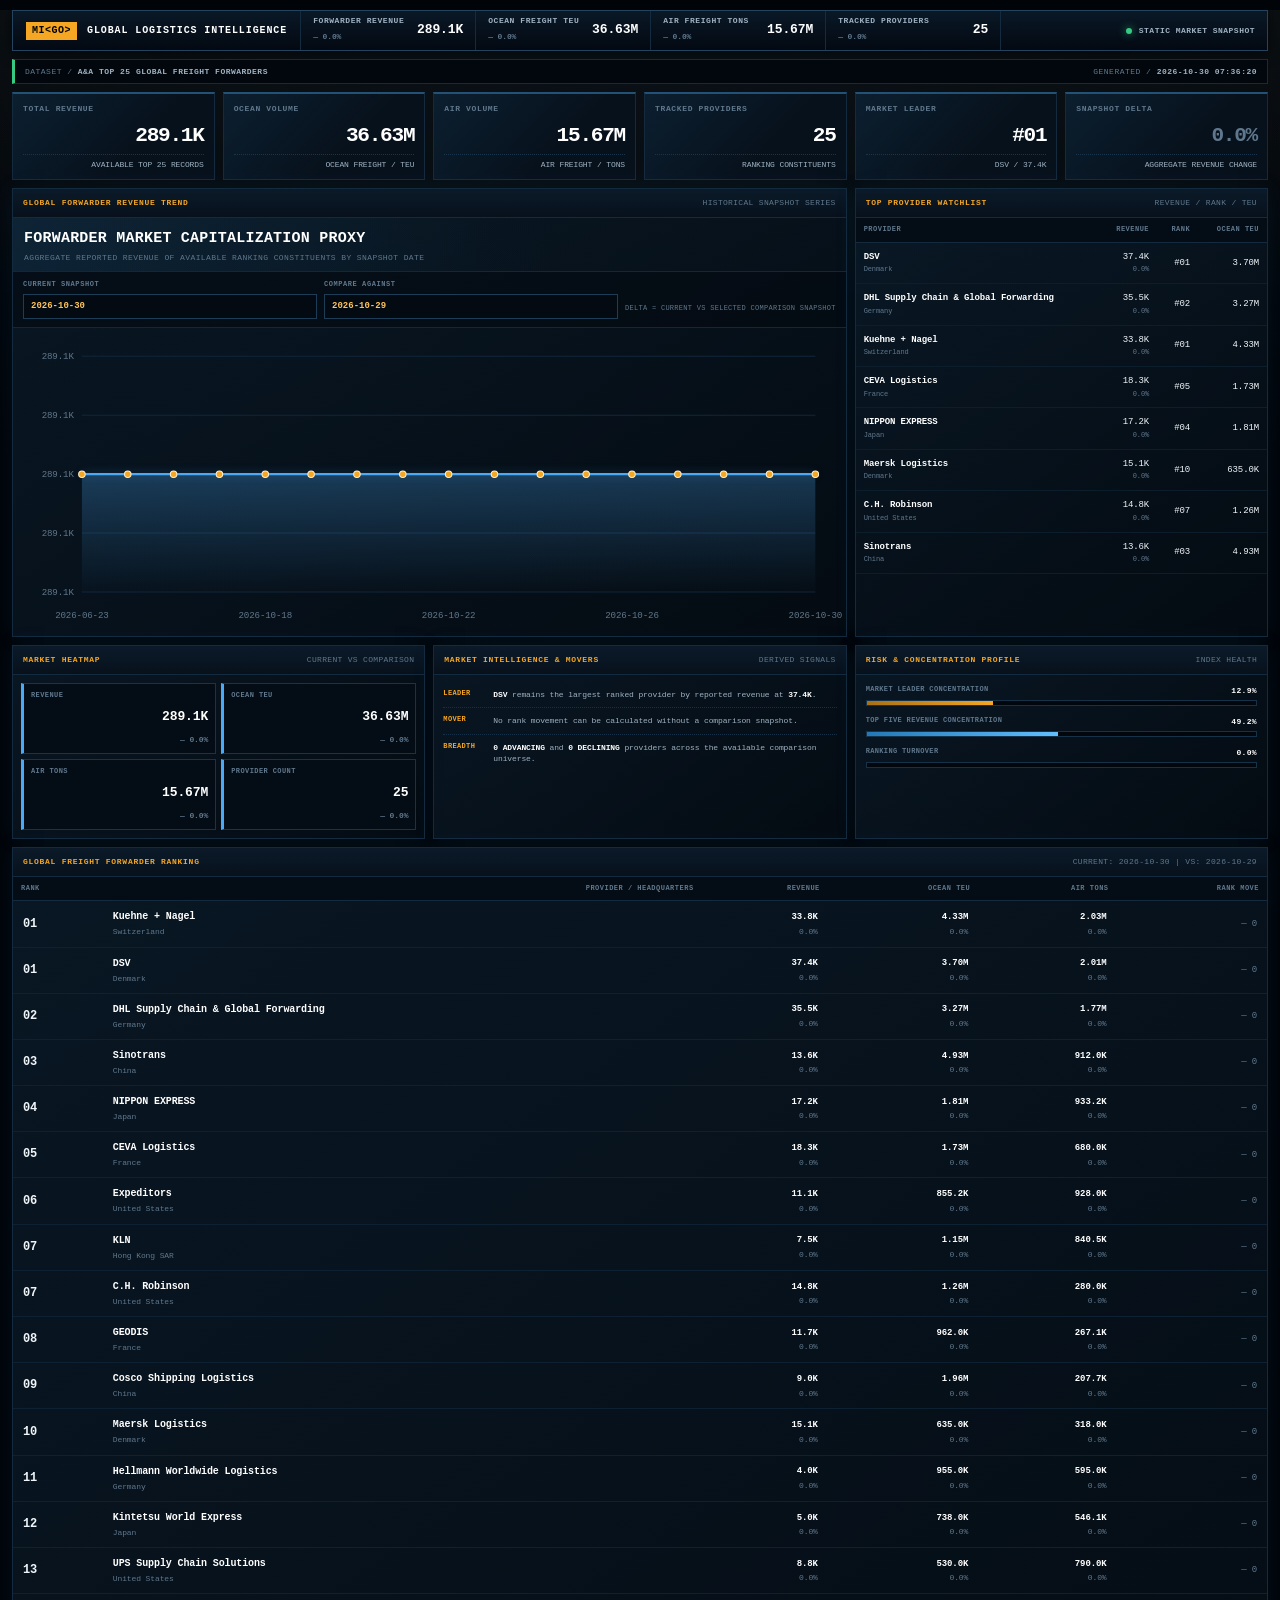
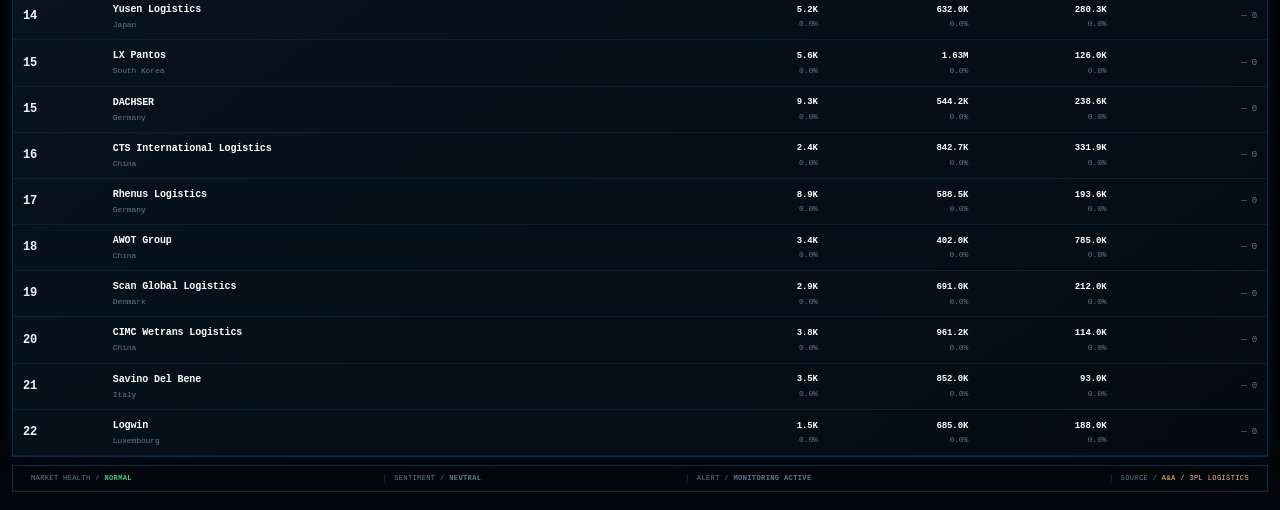
<file: Forwarder/index.html>
<!DOCTYPE html>
<html lang="ko">
<head>
    <meta charset="UTF-8">
    <meta
        name="viewport"
        content="width=device-width, initial-scale=1.0"
    >
    <title>FORWARDER MONITOR | MI Terminal</title>

    <!-- FORWARDER_BLOOMBERG_TEMPLATE_V2 -->

    <style>
        :root {
            --bg-core: #01050a;
            --bg-base: #030811;
            --bg-panel: #07111c;
            --bg-panel-2: #0a1724;
            --bg-panel-3: #0d1d2c;
            --border: #142a3e;
            --border-strong: #24435e;
            --text: #f0f5f9;
            --text-soft: #a0b2c2;
            --muted: #60788d;
            --dim: #385166;
            --amber: #f5a623;
            --amber-soft: #ffc35c;
            --blue: #4ba9f5;
            --green: #36ca82;
            --red: #ff6464;
            --shadow: 0 0 20px rgba(25, 99, 151, 0.10);
        }

        * {
            box-sizing: border-box;
        }

        html,
        body {
            min-height: 100%;
            background: var(--bg-core);
        }

        body {
            margin: 0;
            min-width: 320px;
            background:
                radial-gradient(
                    circle at 50% -20%,
                    rgba(35, 111, 165, 0.13),
                    transparent 42%
                ),
                linear-gradient(
                    180deg,
                    rgba(245, 166, 35, 0.035),
                    transparent 300px
                ),
                var(--bg-core);
            color: var(--text);
            font-family:
                "IBM Plex Mono",
                "Roboto Mono",
                "SFMono-Regular",
                Consolas,
                "Liberation Mono",
                monospace;
            font-size: 12px;
            line-height: 1.4;
            letter-spacing: -0.01em;
            -webkit-font-smoothing: antialiased;
        }

        button,
        select {
            font: inherit;
        }

        .terminal {
            width: min(1920px, calc(100% - 24px));
            margin: 10px auto 18px;
        }

        /* =================================================
           1. TOP TICKER BAR
           ================================================= */
        .topbar {
            min-height: 40px;
            display: flex;
            align-items: stretch;
            background:
                linear-gradient(
                    180deg,
                    #0a1826 0%,
                    #030912 100%
                );
            border: 1px solid var(--border-strong);
            box-shadow: 0 2px 14px rgba(0, 0, 0, 0.55);
        }

        .brand {
            min-width: 245px;
            display: flex;
            align-items: center;
            gap: 10px;
            padding: 0 13px;
            border-right: 1px solid var(--border);
        }

        .brand-mark {
            display: inline-flex;
            align-items: center;
            justify-content: center;
            min-height: 18px;
            padding: 2px 6px;
            background: var(--amber);
            color: #030303;
            font-size: 10px;
            font-weight: 900;
            letter-spacing: 0.05em;
        }

        .brand-name {
            color: #ffffff;
            font-size: 10px;
            font-weight: 800;
            letter-spacing: 0.09em;
            white-space: nowrap;
        }

        .ticker-stream {
            flex: 1;
            display: flex;
            overflow: hidden;
        }

        .ticker-item {
            min-width: 175px;
            display: grid;
            grid-template-columns: 1fr auto;
            grid-template-rows: 16px 15px;
            column-gap: 10px;
            padding: 4px 12px;
            border-right: 1px solid var(--border);
        }

        .ticker-label {
            grid-column: 1;
            color: var(--text-soft);
            font-size: 8px;
            font-weight: 800;
            letter-spacing: 0.07em;
            white-space: nowrap;
        }

        .ticker-value {
            grid-column: 2;
            grid-row: 1 / span 2;
            align-self: center;
            color: #ffffff;
            font-size: 13px;
            font-weight: 800;
            font-variant-numeric: tabular-nums;
            text-align: right;
        }

        .ticker-change {
            grid-column: 1;
            color: var(--muted);
            font-size: 8px;
            font-weight: 700;
            white-space: nowrap;
        }

        .ticker-change.up {
            color: var(--green);
        }

        .ticker-change.down {
            color: var(--red);
        }

        .topbar-status {
            min-width: 150px;
            display: flex;
            align-items: center;
            justify-content: center;
            gap: 7px;
            padding: 0 12px;
            color: var(--text-soft);
            font-size: 8px;
            font-weight: 800;
            letter-spacing: 0.06em;
            white-space: nowrap;
        }

        .live-dot {
            width: 6px;
            height: 6px;
            background: var(--green);
            border-radius: 50%;
            box-shadow: 0 0 8px rgba(54, 202, 130, 0.8);
        }

        /* =================================================
           TERMINAL STATUS STRIP / 12-COLUMN GRID
           ================================================= */
        .status-strip {
            min-height: 25px;
            display: flex;
            align-items: center;
            justify-content: space-between;
            gap: 12px;
            margin-top: 8px;
            padding: 0 10px;
            background: #02070d;
            border: 1px solid var(--border);
            border-left: 3px solid var(--green);
            color: var(--muted);
            font-size: 8px;
            letter-spacing: 0.06em;
        }

        .status-strip strong {
            color: var(--text-soft);
        }

        .grid-12 {
            display: grid;
            grid-template-columns: repeat(12, minmax(0, 1fr));
            gap: 8px;
            margin-top: 8px;
        }

        .panel {
            display: flex;
            flex-direction: column;
            min-width: 0;
            background:
                linear-gradient(
                    145deg,
                    rgba(12, 30, 46, 0.72),
                    rgba(4, 11, 18, 0.98)
                );
            border: 1px solid var(--border);
            box-shadow: var(--shadow);
        }

        .panel-header {
            min-height: 29px;
            display: flex;
            align-items: center;
            justify-content: space-between;
            gap: 10px;
            padding: 0 10px;
            background:
                linear-gradient(
                    180deg,
                    #0b1a29,
                    #07111c
                );
            border-bottom: 1px solid var(--border);
        }

        .panel-title {
            color: var(--amber);
            font-size: 8px;
            font-weight: 900;
            letter-spacing: 0.09em;
            text-transform: uppercase;
        }

        .panel-meta {
            color: var(--muted);
            font-size: 8px;
            letter-spacing: 0.04em;
            text-align: right;
            text-transform: uppercase;
            white-space: nowrap;
        }

        /* =================================================
           2. KPI ROW
           ================================================= */
        .kpi-row {
            grid-column: span 12;
            display: grid;
            grid-template-columns: repeat(6, minmax(0, 1fr));
            gap: 8px;
        }

        .kpi-card {
            min-height: 88px;
            display: flex;
            flex-direction: column;
            justify-content: space-between;
            padding: 9px 10px;
            background:
                linear-gradient(
                    135deg,
                    rgba(26, 77, 111, 0.24),
                    transparent 62%
                ),
                var(--bg-panel);
            border: 1px solid var(--border);
            border-top: 2px solid #245277;
        }

        .kpi-label {
            color: var(--muted);
            font-size: 8px;
            font-weight: 800;
            letter-spacing: 0.08em;
            text-transform: uppercase;
        }

        .kpi-value {
            margin: 6px 0 3px;
            color: #ffffff;
            font-size: clamp(17px, 1.65vw, 24px);
            font-weight: 800;
            font-variant-numeric: tabular-nums;
            letter-spacing: -0.06em;
            text-align: right;
        }

        .kpi-sub {
            padding-top: 4px;
            border-top: 1px dotted #1a344b;
            color: var(--text-soft);
            font-size: 8px;
            text-align: right;
            text-transform: uppercase;
        }

        /* =================================================
           3. LARGE MAIN CHART PANEL
           ================================================= */
        .chart-panel {
            grid-column: span 8;
            min-height: 445px;
        }

        .chart-heading {
            padding: 10px 11px 8px;
            border-bottom: 1px solid #12273a;
            background:
                linear-gradient(
                    90deg,
                    rgba(27, 79, 114, 0.22),
                    transparent 65%
                );
        }

        .chart-heading h1 {
            margin: 0;
            color: #ffffff;
            font-size: 15px;
            font-weight: 800;
            letter-spacing: 0.015em;
        }

        .chart-heading p {
            margin: 3px 0 0;
            color: var(--muted);
            font-size: 8px;
            letter-spacing: 0.05em;
        }

        .control-row {
            display: grid;
            grid-template-columns: minmax(150px, 1fr) minmax(150px, 1fr) auto;
            gap: 7px;
            padding: 8px 10px;
            border-bottom: 1px solid #12273a;
            background: rgba(3, 9, 15, 0.55);
        }

        .control-field {
            min-width: 0;
        }

        .control-label {
            display: block;
            margin-bottom: 4px;
            color: var(--muted);
            font-size: 7px;
            font-weight: 800;
            letter-spacing: 0.08em;
            text-transform: uppercase;
        }

        select {
            width: 100%;
            height: 25px;
            padding: 0 7px;
            appearance: none;
            background: #030a12;
            border: 1px solid #1d3c56;
            color: var(--amber-soft);
            cursor: pointer;
            font-size: 9px;
            font-weight: 700;
            outline: none;
        }

        select:focus {
            border-color: var(--amber);
        }

        .control-note {
            align-self: end;
            padding: 0 0 5px;
            color: var(--muted);
            font-size: 7px;
            letter-spacing: 0.04em;
            text-align: right;
            white-space: nowrap;
        }

        .chart-wrap {
            flex: 1;
            min-height: 275px;
            padding: 8px 10px 5px;
        }

        #trendChart {
            display: block;
            width: 100%;
            height: 100%;
            min-height: 272px;
            overflow: visible;
        }

        .chart-grid-line {
            stroke: #10263a;
            stroke-width: 1;
        }

        .chart-axis-label {
            fill: #61778a;
            font-size: 9px;
            font-family: inherit;
        }

        .chart-line {
            fill: none;
            stroke: #4ba9f5;
            stroke-width: 2.2;
            filter: drop-shadow(0 0 4px rgba(75, 169, 245, 0.32));
        }

        .chart-area {
            fill: url(#areaGradient);
            opacity: 0.8;
        }

        .chart-point {
            fill: var(--amber);
            stroke: #fff2d3;
            stroke-width: 1;
        }

        .chart-empty {
            fill: #71889a;
            font-size: 11px;
            font-family: inherit;
            text-anchor: middle;
        }

        /* =================================================
           4. RIGHT-SIDE WATCHLIST PANEL
           ================================================= */
        .watchlist-panel {
            grid-column: span 4;
            min-height: 445px;
        }

        .watch-table-wrap {
            overflow: auto;
            flex: 1;
        }

        .watch-table,
        .ranking-table {
            width: 100%;
            border-collapse: collapse;
            font-size: 9px;
        }

        .watch-table th,
        .ranking-table th {
            padding: 7px 8px;
            background: #040c15;
            border-bottom: 1px solid var(--border);
            color: var(--muted);
            font-size: 7px;
            font-weight: 900;
            letter-spacing: 0.07em;
            text-align: right;
            text-transform: uppercase;
            white-space: nowrap;
        }

        .watch-table th:first-child,
        .ranking-table th:first-child,
        .watch-table td:first-child,
        .ranking-table td:first-child {
            text-align: left;
        }

        .watch-table td {
            padding: 8px;
            border-bottom: 1px solid #0c1d2c;
            color: var(--text);
            font-variant-numeric: tabular-nums;
            text-align: right;
            white-space: nowrap;
        }

        .watch-table tr:hover td,
        .ranking-table tbody tr:hover td {
            background: rgba(42, 113, 160, 0.10);
        }

        .watch-name {
            color: #ffffff;
            font-weight: 800;
        }

        .watch-sub {
            display: block;
            margin-top: 2px;
            color: var(--muted);
            font-size: 7px;
        }

        /* =================================================
           5. BOTTOM-LEFT MACRO / HEATMAP PANEL
           ================================================= */
        .macro-panel {
            grid-column: span 4;
        }

        .heatmap-grid {
            display: grid;
            grid-template-columns: repeat(2, minmax(0, 1fr));
            gap: 5px;
            padding: 8px;
        }

        .heat-cell {
            min-height: 71px;
            display: flex;
            flex-direction: column;
            justify-content: space-between;
            padding: 7px;
            background: #040c15;
            border: 1px solid #17344b;
            border-left: 3px solid var(--blue);
        }

        .heat-cell.positive {
            border-left-color: var(--green);
            background:
                linear-gradient(
                    135deg,
                    rgba(54, 202, 130, 0.14),
                    #040c15 78%
                );
        }

        .heat-cell.negative {
            border-left-color: var(--red);
            background:
                linear-gradient(
                    135deg,
                    rgba(255, 100, 100, 0.13),
                    #040c15 78%
                );
        }

        .heat-label {
            color: var(--muted);
            font-size: 7px;
            font-weight: 800;
            letter-spacing: 0.06em;
            text-transform: uppercase;
        }

        .heat-value {
            color: #ffffff;
            font-size: 13px;
            font-weight: 800;
            font-variant-numeric: tabular-nums;
            text-align: right;
        }

        .heat-delta {
            font-size: 8px;
            font-weight: 800;
            text-align: right;
        }

        /* =================================================
           6. NEWS / MOVERS / RISK PANELS
           ================================================= */
        .news-panel {
            grid-column: span 4;
        }

        .risk-panel {
            grid-column: span 4;
        }

        .news-feed {
            padding: 7px 9px;
        }

        .news-item {
            display: grid;
            grid-template-columns: 43px 1fr;
            gap: 7px;
            padding: 7px 0;
            border-bottom: 1px dotted #163047;
        }

        .news-item:last-child {
            border-bottom: 0;
        }

        .news-tag {
            color: var(--amber);
            font-size: 7px;
            font-weight: 900;
            letter-spacing: 0.05em;
        }

        .news-text {
            color: var(--text-soft);
            font-size: 8px;
            line-height: 1.45;
        }

        .news-text strong {
            color: #ffffff;
        }

        .risk-wrap {
            display: grid;
            gap: 10px;
            padding: 10px;
        }

        .risk-row {
            display: grid;
            gap: 4px;
        }

        .risk-head {
            display: flex;
            justify-content: space-between;
            gap: 12px;
            color: var(--muted);
            font-size: 7px;
            font-weight: 800;
            letter-spacing: 0.05em;
            text-transform: uppercase;
        }

        .risk-head strong {
            color: #ffffff;
            font-size: 8px;
        }

        .risk-bar {
            height: 6px;
            overflow: hidden;
            background: #02070d;
            border: 1px solid #153249;
        }

        .risk-fill {
            height: 100%;
            background: linear-gradient(90deg, #2378b5, #62bfff);
        }

        .risk-fill.warn {
            background: linear-gradient(90deg, #a87015, var(--amber));
        }

        .risk-fill.alert {
            background: linear-gradient(90deg, #a23a3a, var(--red));
        }

        /* =================================================
           RANKING TABLE
           ================================================= */
        .ranking-panel {
            grid-column: span 12;
        }

        .ranking-table-wrap {
            overflow-x: auto;
        }

        .ranking-table {
            min-width: 1000px;
        }

        .ranking-table td {
            padding: 9px 10px;
            border-bottom: 1px solid #0d2132;
            color: var(--text);
            vertical-align: middle;
        }

        .ranking-table td.number {
            font-variant-numeric: tabular-nums;
            text-align: right;
            white-space: nowrap;
        }

        .rank-cell {
            color: var(--amber);
            font-size: 12px;
            font-weight: 900;
            font-variant-numeric: tabular-nums;
        }

        .provider-name {
            color: #ffffff;
            font-size: 10px;
            font-weight: 800;
        }

        .provider-hq {
            margin-top: 2px;
            color: var(--muted);
            font-size: 8px;
        }

        .metric-value {
            color: #ffffff;
            font-weight: 800;
        }

        .metric-delta {
            margin-top: 2px;
            color: var(--muted);
            font-size: 8px;
        }

        .positive {
            color: var(--green) !important;
        }

        .negative {
            color: var(--red) !important;
        }

        .neutral {
            color: var(--muted) !important;
        }

        .empty-state {
            padding: 35px !important;
            color: var(--muted) !important;
            text-align: center;
        }

        /* =================================================
           7. FOOTER STATUS BAR
           ================================================= */
        .footer-bar {
            grid-column: span 12;
            min-height: 27px;
            display: grid;
            grid-template-columns: 1.2fr 1fr 1.4fr auto;
            align-items: center;
            padding: 0 9px;
            background: #02070c;
            border: 1px solid var(--border);
            color: var(--muted);
            font-size: 7px;
            letter-spacing: 0.055em;
            text-transform: uppercase;
        }

        .footer-section {
            padding: 0 9px;
            border-right: 1px solid #112536;
        }

        .footer-section:last-child {
            border-right: 0;
            text-align: right;
        }

        .footer-section strong {
            color: var(--text-soft);
        }

        .footer-section a {
            color: var(--amber-soft);
            text-decoration: none;
        }

        .footer-section a:hover {
            color: #ffffff;
        }

        /* =================================================
           RESPONSIVE
           ================================================= */
        @media (max-width: 1250px) {
            .kpi-row {
                grid-template-columns: repeat(3, minmax(0, 1fr));
            }

            .chart-panel {
                grid-column: span 8;
            }

            .watchlist-panel {
                grid-column: span 4;
            }
        }

        @media (max-width: 920px) {
            .terminal {
                width: min(100% - 14px, 1920px);
                margin-top: 7px;
            }

            .topbar {
                flex-wrap: wrap;
            }

            .brand {
                min-width: auto;
                border-right: 0;
            }

            .ticker-stream {
                order: 3;
                width: 100%;
                flex-basis: 100%;
                border-top: 1px solid var(--border);
            }

            .topbar-status {
                margin-left: auto;
            }

            .chart-panel,
            .watchlist-panel,
            .macro-panel,
            .news-panel,
            .risk-panel {
                grid-column: span 12;
            }

            .chart-panel,
            .watchlist-panel {
                min-height: auto;
            }

            .footer-bar {
                grid-template-columns: 1fr 1fr;
                gap: 4px 0;
                padding: 6px 0;
            }

            .footer-section:nth-child(2) {
                border-right: 0;
            }
        }

        @media (max-width: 580px) {
            .kpi-row {
                grid-template-columns: repeat(2, minmax(0, 1fr));
            }

            .control-row {
                grid-template-columns: 1fr;
            }

            .control-note {
                padding: 0;
                text-align: left;
                white-space: normal;
            }

            .footer-bar {
                grid-template-columns: 1fr;
            }

            .footer-section {
                border-right: 0;
            }

            .footer-section:last-child {
                text-align: left;
            }

            .ticker-item {
                min-width: 155px;
            }
        }
    </style>
</head>

<body>
    <main class="terminal">

        <!-- 1. TOP TICKER BAR -->
        <header class="topbar">
            <div class="brand">
                <span class="brand-mark">MI&lt;GO&gt;</span>
                <span class="brand-name">GLOBAL LOGISTICS INTELLIGENCE</span>
            </div>

            <div class="ticker-stream" id="tickerStream"></div>

            <div class="topbar-status">
                <span class="live-dot"></span>
                <span>STATIC MARKET SNAPSHOT</span>
            </div>
        </header>

        <div class="status-strip">
            <span>
                DATASET / <strong>A&amp;A TOP 25 GLOBAL FREIGHT FORWARDERS</strong>
            </span>
            <span>
                GENERATED / <strong>2026-10-30 07:36:20</strong>
            </span>
        </div>

        <div class="grid-12">

            <!-- 2. KPI ROW -->
            <section class="kpi-row">
                <div class="kpi-card">
                    <span class="kpi-label">Total Revenue</span>
                    <span class="kpi-value" id="totalRevenue">--</span>
                    <span class="kpi-sub">Available Top 25 Records</span>
                </div>

                <div class="kpi-card">
                    <span class="kpi-label">Ocean Volume</span>
                    <span class="kpi-value" id="totalTeu">--</span>
                    <span class="kpi-sub">Ocean Freight / TEU</span>
                </div>

                <div class="kpi-card">
                    <span class="kpi-label">Air Volume</span>
                    <span class="kpi-value" id="totalAir">--</span>
                    <span class="kpi-sub">Air Freight / Tons</span>
                </div>

                <div class="kpi-card">
                    <span class="kpi-label">Tracked Providers</span>
                    <span class="kpi-value" id="providerCount">--</span>
                    <span class="kpi-sub">Ranking Constituents</span>
                </div>

                <div class="kpi-card">
                    <span class="kpi-label">Market Leader</span>
                    <span class="kpi-value" id="leaderName">--</span>
                    <span class="kpi-sub" id="leaderMetric">Revenue Leadership</span>
                </div>

                <div class="kpi-card">
                    <span class="kpi-label">Snapshot Delta</span>
                    <span class="kpi-value" id="snapshotDelta">--</span>
                    <span class="kpi-sub" id="snapshotDeltaSub">Comparison Pending</span>
                </div>
            </section>

            <!-- 3. MAIN CHART PANEL -->
            <section class="panel chart-panel">
                <div class="panel-header">
                    <span class="panel-title">Global Forwarder Revenue Trend</span>
                    <span class="panel-meta">Historical Snapshot Series</span>
                </div>

                <div class="chart-heading">
                    <h1>FORWARDER MARKET CAPITALIZATION PROXY</h1>
                    <p>
                        AGGREGATE REPORTED REVENUE OF AVAILABLE RANKING
                        CONSTITUENTS BY SNAPSHOT DATE
                    </p>
                </div>

                <div class="control-row">
                    <div class="control-field">
                        <label class="control-label" for="currentDateSelect">
                            Current Snapshot
                        </label>
                        <select id="currentDateSelect"></select>
                    </div>

                    <div class="control-field">
                        <label class="control-label" for="compareDateSelect">
                            Compare Against
                        </label>
                        <select id="compareDateSelect"></select>
                    </div>

                    <div class="control-note">
                        DELTA = CURRENT VS SELECTED COMPARISON SNAPSHOT
                    </div>
                </div>

                <div class="chart-wrap">
                    <svg
                        id="trendChart"
                        viewBox="0 0 800 290"
                        preserveAspectRatio="none"
                        aria-label="Historical total revenue trend chart"
                    ></svg>
                </div>
            </section>

            <!-- 4. RIGHT-SIDE WATCHLIST PANEL -->
            <section class="panel watchlist-panel">
                <div class="panel-header">
                    <span class="panel-title">Top Provider Watchlist</span>
                    <span class="panel-meta">Revenue / Rank / TEU</span>
                </div>

                <div class="watch-table-wrap">
                    <table class="watch-table">
                        <thead>
                            <tr>
                                <th>Provider</th>
                                <th>Revenue</th>
                                <th>Rank</th>
                                <th>Ocean TEU</th>
                            </tr>
                        </thead>
                        <tbody id="watchlistBody"></tbody>
                    </table>
                </div>
            </section>

            <!-- 5. BOTTOM-LEFT MACRO / MARKET HEATMAP -->
            <section class="panel macro-panel">
                <div class="panel-header">
                    <span class="panel-title">Market Heatmap</span>
                    <span class="panel-meta">Current vs Comparison</span>
                </div>
                <div class="heatmap-grid" id="heatmapGrid"></div>
            </section>

            <!-- 6. BOTTOM-CENTER NEWS / MOVERS -->
            <section class="panel news-panel">
                <div class="panel-header">
                    <span class="panel-title">Market Intelligence &amp; Movers</span>
                    <span class="panel-meta">Derived Signals</span>
                </div>
                <div class="news-feed" id="newsFeed"></div>
            </section>

            <!-- 6. BOTTOM-RIGHT RISK INDICATORS -->
            <section class="panel risk-panel">
                <div class="panel-header">
                    <span class="panel-title">Risk &amp; Concentration Profile</span>
                    <span class="panel-meta">Index Health</span>
                </div>
                <div class="risk-wrap" id="riskPanel"></div>
            </section>

            <!-- DETAILED RANKING TABLE -->
            <section class="panel ranking-panel">
                <div class="panel-header">
                    <span class="panel-title">Global Freight Forwarder Ranking</span>
                    <span class="panel-meta" id="tableMeta">
                        Loading Snapshot Data...
                    </span>
                </div>

                <div class="ranking-table-wrap">
                    <table class="ranking-table">
                        <thead>
                            <tr>
                                <th>Rank</th>
                                <th>Provider / Headquarters</th>
                                <th style="text-align:right;">Revenue</th>
                                <th style="text-align:right;">Ocean TEU</th>
                                <th style="text-align:right;">Air Tons</th>
                                <th style="text-align:right;">Rank Move</th>
                            </tr>
                        </thead>
                        <tbody id="rankingTableBody"></tbody>
                    </table>
                </div>
            </section>

            <!-- 7. FOOTER STATUS BAR -->
            <footer class="footer-bar">
                <div class="footer-section">
                    MARKET HEALTH /
                    <strong id="footerHealth" class="positive">NORMAL</strong>
                </div>
                <div class="footer-section">
                    SENTIMENT /
                    <strong id="footerSentiment">NEUTRAL</strong>
                </div>
                <div class="footer-section">
                    ALERT /
                    <strong id="footerAlert">MONITORING ACTIVE</strong>
                </div>
                <div class="footer-section">
                    SOURCE /
                    <a
                        href="https://www.3plogistics.com/3pl-market-info-resources/3pl-market-information/aas-top-25-global-freight-forwarders-list/"
                        target="_blank"
                        rel="noopener noreferrer"
                    >A&amp;A / 3PL LOGISTICS</a>
                </div>
            </footer>
        </div>
    </main>

    <script>
        const SNAPSHOTS = {"2026-10-30": [{"rank": 1, "provider": "Kuehne + Nagel", "hq": "Switzerland", "revenue": 33836.0, "teu": 4325000.0, "air_tons": 2030280.0}, {"rank": 1, "provider": "DSV", "hq": "Denmark", "revenue": 37379.0, "teu": 3695424.0, "air_tons": 2013127.0}, {"rank": 2, "provider": "DHL Supply Chain & Global Forwarding", "hq": "Germany", "revenue": 35538.0, "teu": 3274000.0, "air_tons": 1767000.0}, {"rank": 3, "provider": "Sinotrans", "hq": "China", "revenue": 13580.0, "teu": 4925154.0, "air_tons": 912000.0}, {"rank": 4, "provider": "NIPPON EXPRESS", "hq": "Japan", "revenue": 17199.0, "teu": 1806197.0, "air_tons": 933201.0}, {"rank": 5, "provider": "CEVA Logistics", "hq": "France", "revenue": 18300.0, "teu": 1730000.0, "air_tons": 680000.0}, {"rank": 6, "provider": "Expeditors", "hq": "United States", "revenue": 11069.0, "teu": 855200.0, "air_tons": 928000.0}, {"rank": 7, "provider": "KLN", "hq": "Hong Kong SAR", "revenue": 7471.0, "teu": 1149956.0, "air_tons": 840508.0}, {"rank": 7, "provider": "C.H. Robinson", "hq": "United States", "revenue": 14768.0, "teu": 1256000.0, "air_tons": 280000.0}, {"rank": 8, "provider": "GEODIS", "hq": "France", "revenue": 11700.0, "teu": 962000.0, "air_tons": 267056.0}, {"rank": 9, "provider": "Cosco Shipping Logistics", "hq": "China", "revenue": 8989.0, "teu": 1961791.0, "air_tons": 207656.0}, {"rank": 10, "provider": "Maersk Logistics", "hq": "Denmark", "revenue": 15103.0, "teu": 635000.0, "air_tons": 318000.0}, {"rank": 11, "provider": "Hellmann Worldwide Logistics", "hq": "Germany", "revenue": 3952.0, "teu": 955000.0, "air_tons": 595000.0}, {"rank": 12, "provider": "Kintetsu World Express", "hq": "Japan", "revenue": 5018.0, "teu": 738003.0, "air_tons": 546095.0}, {"rank": 13, "provider": "UPS Supply Chain Solutions", "hq": "United States", "revenue": 8771.0, "teu": 530000.0, "air_tons": 790000.0}, {"rank": 14, "provider": "Yusen Logistics", "hq": "Japan", "revenue": 5157.0, "teu": 632000.0, "air_tons": 280320.0}, {"rank": 15, "provider": "LX Pantos", "hq": "South Korea", "revenue": 5624.0, "teu": 1633000.0, "air_tons": 126000.0}, {"rank": 15, "provider": "DACHSER", "hq": "Germany", "revenue": 9349.0, "teu": 544196.0, "air_tons": 238613.0}, {"rank": 16, "provider": "CTS International Logistics", "hq": "China", "revenue": 2401.0, "teu": 842700.0, "air_tons": 331900.0}, {"rank": 17, "provider": "Rhenus Logistics", "hq": "Germany", "revenue": 8869.0, "teu": 588510.0, "air_tons": 193649.0}, {"rank": 18, "provider": "AWOT Group", "hq": "China", "revenue": 3350.0, "teu": 402000.0, "air_tons": 785000.0}, {"rank": 19, "provider": "Scan Global Logistics", "hq": "Denmark", "revenue": 2851.0, "teu": 691000.0, "air_tons": 212000.0}, {"rank": 20, "provider": "CIMC Wetrans Logistics", "hq": "China", "revenue": 3808.0, "teu": 961197.0, "air_tons": 114000.0}, {"rank": 21, "provider": "Savino Del Bene", "hq": "Italy", "revenue": 3500.0, "teu": 852000.0, "air_tons": 93000.0}, {"rank": 22, "provider": "Logwin", "hq": "Luxembourg", "revenue": 1530.0, "teu": 685000.0, "air_tons": 188000.0}], "2026-10-29": [{"rank": 1, "provider": "Kuehne + Nagel", "hq": "Switzerland", "revenue": 33836.0, "teu": 4325000.0, "air_tons": 2030280.0}, {"rank": 1, "provider": "DSV", "hq": "Denmark", "revenue": 37379.0, "teu": 3695424.0, "air_tons": 2013127.0}, {"rank": 2, "provider": "DHL Supply Chain & Global Forwarding", "hq": "Germany", "revenue": 35538.0, "teu": 3274000.0, "air_tons": 1767000.0}, {"rank": 3, "provider": "Sinotrans", "hq": "China", "revenue": 13580.0, "teu": 4925154.0, "air_tons": 912000.0}, {"rank": 4, "provider": "NIPPON EXPRESS", "hq": "Japan", "revenue": 17199.0, "teu": 1806197.0, "air_tons": 933201.0}, {"rank": 5, "provider": "CEVA Logistics", "hq": "France", "revenue": 18300.0, "teu": 1730000.0, "air_tons": 680000.0}, {"rank": 6, "provider": "Expeditors", "hq": "United States", "revenue": 11069.0, "teu": 855200.0, "air_tons": 928000.0}, {"rank": 7, "provider": "KLN", "hq": "Hong Kong SAR", "revenue": 7471.0, "teu": 1149956.0, "air_tons": 840508.0}, {"rank": 7, "provider": "C.H. Robinson", "hq": "United States", "revenue": 14768.0, "teu": 1256000.0, "air_tons": 280000.0}, {"rank": 8, "provider": "GEODIS", "hq": "France", "revenue": 11700.0, "teu": 962000.0, "air_tons": 267056.0}, {"rank": 9, "provider": "Cosco Shipping Logistics", "hq": "China", "revenue": 8989.0, "teu": 1961791.0, "air_tons": 207656.0}, {"rank": 10, "provider": "Maersk Logistics", "hq": "Denmark", "revenue": 15103.0, "teu": 635000.0, "air_tons": 318000.0}, {"rank": 11, "provider": "Hellmann Worldwide Logistics", "hq": "Germany", "revenue": 3952.0, "teu": 955000.0, "air_tons": 595000.0}, {"rank": 12, "provider": "Kintetsu World Express", "hq": "Japan", "revenue": 5018.0, "teu": 738003.0, "air_tons": 546095.0}, {"rank": 13, "provider": "UPS Supply Chain Solutions", "hq": "United States", "revenue": 8771.0, "teu": 530000.0, "air_tons": 790000.0}, {"rank": 14, "provider": "Yusen Logistics", "hq": "Japan", "revenue": 5157.0, "teu": 632000.0, "air_tons": 280320.0}, {"rank": 15, "provider": "LX Pantos", "hq": "South Korea", "revenue": 5624.0, "teu": 1633000.0, "air_tons": 126000.0}, {"rank": 15, "provider": "DACHSER", "hq": "Germany", "revenue": 9349.0, "teu": 544196.0, "air_tons": 238613.0}, {"rank": 16, "provider": "CTS International Logistics", "hq": "China", "revenue": 2401.0, "teu": 842700.0, "air_tons": 331900.0}, {"rank": 17, "provider": "Rhenus Logistics", "hq": "Germany", "revenue": 8869.0, "teu": 588510.0, "air_tons": 193649.0}, {"rank": 18, "provider": "AWOT Group", "hq": "China", "revenue": 3350.0, "teu": 402000.0, "air_tons": 785000.0}, {"rank": 19, "provider": "Scan Global Logistics", "hq": "Denmark", "revenue": 2851.0, "teu": 691000.0, "air_tons": 212000.0}, {"rank": 20, "provider": "CIMC Wetrans Logistics", "hq": "China", "revenue": 3808.0, "teu": 961197.0, "air_tons": 114000.0}, {"rank": 21, "provider": "Savino Del Bene", "hq": "Italy", "revenue": 3500.0, "teu": 852000.0, "air_tons": 93000.0}, {"rank": 22, "provider": "Logwin", "hq": "Luxembourg", "revenue": 1530.0, "teu": 685000.0, "air_tons": 188000.0}], "2026-10-28": [{"rank": 1, "provider": "Kuehne + Nagel", "hq": "Switzerland", "revenue": 33836.0, "teu": 4325000.0, "air_tons": 2030280.0}, {"rank": 1, "provider": "DSV", "hq": "Denmark", "revenue": 37379.0, "teu": 3695424.0, "air_tons": 2013127.0}, {"rank": 2, "provider": "DHL Supply Chain & Global Forwarding", "hq": "Germany", "revenue": 35538.0, "teu": 3274000.0, "air_tons": 1767000.0}, {"rank": 3, "provider": "Sinotrans", "hq": "China", "revenue": 13580.0, "teu": 4925154.0, "air_tons": 912000.0}, {"rank": 4, "provider": "NIPPON EXPRESS", "hq": "Japan", "revenue": 17199.0, "teu": 1806197.0, "air_tons": 933201.0}, {"rank": 5, "provider": "CEVA Logistics", "hq": "France", "revenue": 18300.0, "teu": 1730000.0, "air_tons": 680000.0}, {"rank": 6, "provider": "Expeditors", "hq": "United States", "revenue": 11069.0, "teu": 855200.0, "air_tons": 928000.0}, {"rank": 7, "provider": "KLN", "hq": "Hong Kong SAR", "revenue": 7471.0, "teu": 1149956.0, "air_tons": 840508.0}, {"rank": 7, "provider": "C.H. Robinson", "hq": "United States", "revenue": 14768.0, "teu": 1256000.0, "air_tons": 280000.0}, {"rank": 8, "provider": "GEODIS", "hq": "France", "revenue": 11700.0, "teu": 962000.0, "air_tons": 267056.0}, {"rank": 9, "provider": "Cosco Shipping Logistics", "hq": "China", "revenue": 8989.0, "teu": 1961791.0, "air_tons": 207656.0}, {"rank": 10, "provider": "Maersk Logistics", "hq": "Denmark", "revenue": 15103.0, "teu": 635000.0, "air_tons": 318000.0}, {"rank": 11, "provider": "Hellmann Worldwide Logistics", "hq": "Germany", "revenue": 3952.0, "teu": 955000.0, "air_tons": 595000.0}, {"rank": 12, "provider": "Kintetsu World Express", "hq": "Japan", "revenue": 5018.0, "teu": 738003.0, "air_tons": 546095.0}, {"rank": 13, "provider": "UPS Supply Chain Solutions", "hq": "United States", "revenue": 8771.0, "teu": 530000.0, "air_tons": 790000.0}, {"rank": 14, "provider": "Yusen Logistics", "hq": "Japan", "revenue": 5157.0, "teu": 632000.0, "air_tons": 280320.0}, {"rank": 15, "provider": "LX Pantos", "hq": "South Korea", "revenue": 5624.0, "teu": 1633000.0, "air_tons": 126000.0}, {"rank": 15, "provider": "DACHSER", "hq": "Germany", "revenue": 9349.0, "teu": 544196.0, "air_tons": 238613.0}, {"rank": 16, "provider": "CTS International Logistics", "hq": "China", "revenue": 2401.0, "teu": 842700.0, "air_tons": 331900.0}, {"rank": 17, "provider": "Rhenus Logistics", "hq": "Germany", "revenue": 8869.0, "teu": 588510.0, "air_tons": 193649.0}, {"rank": 18, "provider": "AWOT Group", "hq": "China", "revenue": 3350.0, "teu": 402000.0, "air_tons": 785000.0}, {"rank": 19, "provider": "Scan Global Logistics", "hq": "Denmark", "revenue": 2851.0, "teu": 691000.0, "air_tons": 212000.0}, {"rank": 20, "provider": "CIMC Wetrans Logistics", "hq": "China", "revenue": 3808.0, "teu": 961197.0, "air_tons": 114000.0}, {"rank": 21, "provider": "Savino Del Bene", "hq": "Italy", "revenue": 3500.0, "teu": 852000.0, "air_tons": 93000.0}, {"rank": 22, "provider": "Logwin", "hq": "Luxembourg", "revenue": 1530.0, "teu": 685000.0, "air_tons": 188000.0}], "2026-10-27": [{"rank": 1, "provider": "Kuehne + Nagel", "hq": "Switzerland", "revenue": 33836.0, "teu": 4325000.0, "air_tons": 2030280.0}, {"rank": 1, "provider": "DSV", "hq": "Denmark", "revenue": 37379.0, "teu": 3695424.0, "air_tons": 2013127.0}, {"rank": 2, "provider": "DHL Supply Chain & Global Forwarding", "hq": "Germany", "revenue": 35538.0, "teu": 3274000.0, "air_tons": 1767000.0}, {"rank": 3, "provider": "Sinotrans", "hq": "China", "revenue": 13580.0, "teu": 4925154.0, "air_tons": 912000.0}, {"rank": 4, "provider": "NIPPON EXPRESS", "hq": "Japan", "revenue": 17199.0, "teu": 1806197.0, "air_tons": 933201.0}, {"rank": 5, "provider": "CEVA Logistics", "hq": "France", "revenue": 18300.0, "teu": 1730000.0, "air_tons": 680000.0}, {"rank": 6, "provider": "Expeditors", "hq": "United States", "revenue": 11069.0, "teu": 855200.0, "air_tons": 928000.0}, {"rank": 7, "provider": "KLN", "hq": "Hong Kong SAR", "revenue": 7471.0, "teu": 1149956.0, "air_tons": 840508.0}, {"rank": 7, "provider": "C.H. Robinson", "hq": "United States", "revenue": 14768.0, "teu": 1256000.0, "air_tons": 280000.0}, {"rank": 8, "provider": "GEODIS", "hq": "France", "revenue": 11700.0, "teu": 962000.0, "air_tons": 267056.0}, {"rank": 9, "provider": "Cosco Shipping Logistics", "hq": "China", "revenue": 8989.0, "teu": 1961791.0, "air_tons": 207656.0}, {"rank": 10, "provider": "Maersk Logistics", "hq": "Denmark", "revenue": 15103.0, "teu": 635000.0, "air_tons": 318000.0}, {"rank": 11, "provider": "Hellmann Worldwide Logistics", "hq": "Germany", "revenue": 3952.0, "teu": 955000.0, "air_tons": 595000.0}, {"rank": 12, "provider": "Kintetsu World Express", "hq": "Japan", "revenue": 5018.0, "teu": 738003.0, "air_tons": 546095.0}, {"rank": 13, "provider": "UPS Supply Chain Solutions", "hq": "United States", "revenue": 8771.0, "teu": 530000.0, "air_tons": 790000.0}, {"rank": 14, "provider": "Yusen Logistics", "hq": "Japan", "revenue": 5157.0, "teu": 632000.0, "air_tons": 280320.0}, {"rank": 15, "provider": "LX Pantos", "hq": "South Korea", "revenue": 5624.0, "teu": 1633000.0, "air_tons": 126000.0}, {"rank": 15, "provider": "DACHSER", "hq": "Germany", "revenue": 9349.0, "teu": 544196.0, "air_tons": 238613.0}, {"rank": 16, "provider": "CTS International Logistics", "hq": "China", "revenue": 2401.0, "teu": 842700.0, "air_tons": 331900.0}, {"rank": 17, "provider": "Rhenus Logistics", "hq": "Germany", "revenue": 8869.0, "teu": 588510.0, "air_tons": 193649.0}, {"rank": 18, "provider": "AWOT Group", "hq": "China", "revenue": 3350.0, "teu": 402000.0, "air_tons": 785000.0}, {"rank": 19, "provider": "Scan Global Logistics", "hq": "Denmark", "revenue": 2851.0, "teu": 691000.0, "air_tons": 212000.0}, {"rank": 20, "provider": "CIMC Wetrans Logistics", "hq": "China", "revenue": 3808.0, "teu": 961197.0, "air_tons": 114000.0}, {"rank": 21, "provider": "Savino Del Bene", "hq": "Italy", "revenue": 3500.0, "teu": 852000.0, "air_tons": 93000.0}, {"rank": 22, "provider": "Logwin", "hq": "Luxembourg", "revenue": 1530.0, "teu": 685000.0, "air_tons": 188000.0}], "2026-10-26": [{"rank": 1, "provider": "Kuehne + Nagel", "hq": "Switzerland", "revenue": 33836.0, "teu": 4325000.0, "air_tons": 2030280.0}, {"rank": 1, "provider": "DSV", "hq": "Denmark", "revenue": 37379.0, "teu": 3695424.0, "air_tons": 2013127.0}, {"rank": 2, "provider": "DHL Supply Chain & Global Forwarding", "hq": "Germany", "revenue": 35538.0, "teu": 3274000.0, "air_tons": 1767000.0}, {"rank": 3, "provider": "Sinotrans", "hq": "China", "revenue": 13580.0, "teu": 4925154.0, "air_tons": 912000.0}, {"rank": 4, "provider": "NIPPON EXPRESS", "hq": "Japan", "revenue": 17199.0, "teu": 1806197.0, "air_tons": 933201.0}, {"rank": 5, "provider": "CEVA Logistics", "hq": "France", "revenue": 18300.0, "teu": 1730000.0, "air_tons": 680000.0}, {"rank": 6, "provider": "Expeditors", "hq": "United States", "revenue": 11069.0, "teu": 855200.0, "air_tons": 928000.0}, {"rank": 7, "provider": "KLN", "hq": "Hong Kong SAR", "revenue": 7471.0, "teu": 1149956.0, "air_tons": 840508.0}, {"rank": 7, "provider": "C.H. Robinson", "hq": "United States", "revenue": 14768.0, "teu": 1256000.0, "air_tons": 280000.0}, {"rank": 8, "provider": "GEODIS", "hq": "France", "revenue": 11700.0, "teu": 962000.0, "air_tons": 267056.0}, {"rank": 9, "provider": "Cosco Shipping Logistics", "hq": "China", "revenue": 8989.0, "teu": 1961791.0, "air_tons": 207656.0}, {"rank": 10, "provider": "Maersk Logistics", "hq": "Denmark", "revenue": 15103.0, "teu": 635000.0, "air_tons": 318000.0}, {"rank": 11, "provider": "Hellmann Worldwide Logistics", "hq": "Germany", "revenue": 3952.0, "teu": 955000.0, "air_tons": 595000.0}, {"rank": 12, "provider": "Kintetsu World Express", "hq": "Japan", "revenue": 5018.0, "teu": 738003.0, "air_tons": 546095.0}, {"rank": 13, "provider": "UPS Supply Chain Solutions", "hq": "United States", "revenue": 8771.0, "teu": 530000.0, "air_tons": 790000.0}, {"rank": 14, "provider": "Yusen Logistics", "hq": "Japan", "revenue": 5157.0, "teu": 632000.0, "air_tons": 280320.0}, {"rank": 15, "provider": "LX Pantos", "hq": "South Korea", "revenue": 5624.0, "teu": 1633000.0, "air_tons": 126000.0}, {"rank": 15, "provider": "DACHSER", "hq": "Germany", "revenue": 9349.0, "teu": 544196.0, "air_tons": 238613.0}, {"rank": 16, "provider": "CTS International Logistics", "hq": "China", "revenue": 2401.0, "teu": 842700.0, "air_tons": 331900.0}, {"rank": 17, "provider": "Rhenus Logistics", "hq": "Germany", "revenue": 8869.0, "teu": 588510.0, "air_tons": 193649.0}, {"rank": 18, "provider": "AWOT Group", "hq": "China", "revenue": 3350.0, "teu": 402000.0, "air_tons": 785000.0}, {"rank": 19, "provider": "Scan Global Logistics", "hq": "Denmark", "revenue": 2851.0, "teu": 691000.0, "air_tons": 212000.0}, {"rank": 20, "provider": "CIMC Wetrans Logistics", "hq": "China", "revenue": 3808.0, "teu": 961197.0, "air_tons": 114000.0}, {"rank": 21, "provider": "Savino Del Bene", "hq": "Italy", "revenue": 3500.0, "teu": 852000.0, "air_tons": 93000.0}, {"rank": 22, "provider": "Logwin", "hq": "Luxembourg", "revenue": 1530.0, "teu": 685000.0, "air_tons": 188000.0}], "2026-10-25": [{"rank": 1, "provider": "Kuehne + Nagel", "hq": "Switzerland", "revenue": 33836.0, "teu": 4325000.0, "air_tons": 2030280.0}, {"rank": 1, "provider": "DSV", "hq": "Denmark", "revenue": 37379.0, "teu": 3695424.0, "air_tons": 2013127.0}, {"rank": 2, "provider": "DHL Supply Chain & Global Forwarding", "hq": "Germany", "revenue": 35538.0, "teu": 3274000.0, "air_tons": 1767000.0}, {"rank": 3, "provider": "Sinotrans", "hq": "China", "revenue": 13580.0, "teu": 4925154.0, "air_tons": 912000.0}, {"rank": 4, "provider": "NIPPON EXPRESS", "hq": "Japan", "revenue": 17199.0, "teu": 1806197.0, "air_tons": 933201.0}, {"rank": 5, "provider": "CEVA Logistics", "hq": "France", "revenue": 18300.0, "teu": 1730000.0, "air_tons": 680000.0}, {"rank": 6, "provider": "Expeditors", "hq": "United States", "revenue": 11069.0, "teu": 855200.0, "air_tons": 928000.0}, {"rank": 7, "provider": "KLN", "hq": "Hong Kong SAR", "revenue": 7471.0, "teu": 1149956.0, "air_tons": 840508.0}, {"rank": 7, "provider": "C.H. Robinson", "hq": "United States", "revenue": 14768.0, "teu": 1256000.0, "air_tons": 280000.0}, {"rank": 8, "provider": "GEODIS", "hq": "France", "revenue": 11700.0, "teu": 962000.0, "air_tons": 267056.0}, {"rank": 9, "provider": "Cosco Shipping Logistics", "hq": "China", "revenue": 8989.0, "teu": 1961791.0, "air_tons": 207656.0}, {"rank": 10, "provider": "Maersk Logistics", "hq": "Denmark", "revenue": 15103.0, "teu": 635000.0, "air_tons": 318000.0}, {"rank": 11, "provider": "Hellmann Worldwide Logistics", "hq": "Germany", "revenue": 3952.0, "teu": 955000.0, "air_tons": 595000.0}, {"rank": 12, "provider": "Kintetsu World Express", "hq": "Japan", "revenue": 5018.0, "teu": 738003.0, "air_tons": 546095.0}, {"rank": 13, "provider": "UPS Supply Chain Solutions", "hq": "United States", "revenue": 8771.0, "teu": 530000.0, "air_tons": 790000.0}, {"rank": 14, "provider": "Yusen Logistics", "hq": "Japan", "revenue": 5157.0, "teu": 632000.0, "air_tons": 280320.0}, {"rank": 15, "provider": "LX Pantos", "hq": "South Korea", "revenue": 5624.0, "teu": 1633000.0, "air_tons": 126000.0}, {"rank": 15, "provider": "DACHSER", "hq": "Germany", "revenue": 9349.0, "teu": 544196.0, "air_tons": 238613.0}, {"rank": 16, "provider": "CTS International Logistics", "hq": "China", "revenue": 2401.0, "teu": 842700.0, "air_tons": 331900.0}, {"rank": 17, "provider": "Rhenus Logistics", "hq": "Germany", "revenue": 8869.0, "teu": 588510.0, "air_tons": 193649.0}, {"rank": 18, "provider": "AWOT Group", "hq": "China", "revenue": 3350.0, "teu": 402000.0, "air_tons": 785000.0}, {"rank": 19, "provider": "Scan Global Logistics", "hq": "Denmark", "revenue": 2851.0, "teu": 691000.0, "air_tons": 212000.0}, {"rank": 20, "provider": "CIMC Wetrans Logistics", "hq": "China", "revenue": 3808.0, "teu": 961197.0, "air_tons": 114000.0}, {"rank": 21, "provider": "Savino Del Bene", "hq": "Italy", "revenue": 3500.0, "teu": 852000.0, "air_tons": 93000.0}, {"rank": 22, "provider": "Logwin", "hq": "Luxembourg", "revenue": 1530.0, "teu": 685000.0, "air_tons": 188000.0}], "2026-10-24": [{"rank": 1, "provider": "Kuehne + Nagel", "hq": "Switzerland", "revenue": 33836.0, "teu": 4325000.0, "air_tons": 2030280.0}, {"rank": 1, "provider": "DSV", "hq": "Denmark", "revenue": 37379.0, "teu": 3695424.0, "air_tons": 2013127.0}, {"rank": 2, "provider": "DHL Supply Chain & Global Forwarding", "hq": "Germany", "revenue": 35538.0, "teu": 3274000.0, "air_tons": 1767000.0}, {"rank": 3, "provider": "Sinotrans", "hq": "China", "revenue": 13580.0, "teu": 4925154.0, "air_tons": 912000.0}, {"rank": 4, "provider": "NIPPON EXPRESS", "hq": "Japan", "revenue": 17199.0, "teu": 1806197.0, "air_tons": 933201.0}, {"rank": 5, "provider": "CEVA Logistics", "hq": "France", "revenue": 18300.0, "teu": 1730000.0, "air_tons": 680000.0}, {"rank": 6, "provider": "Expeditors", "hq": "United States", "revenue": 11069.0, "teu": 855200.0, "air_tons": 928000.0}, {"rank": 7, "provider": "KLN", "hq": "Hong Kong SAR", "revenue": 7471.0, "teu": 1149956.0, "air_tons": 840508.0}, {"rank": 7, "provider": "C.H. Robinson", "hq": "United States", "revenue": 14768.0, "teu": 1256000.0, "air_tons": 280000.0}, {"rank": 8, "provider": "GEODIS", "hq": "France", "revenue": 11700.0, "teu": 962000.0, "air_tons": 267056.0}, {"rank": 9, "provider": "Cosco Shipping Logistics", "hq": "China", "revenue": 8989.0, "teu": 1961791.0, "air_tons": 207656.0}, {"rank": 10, "provider": "Maersk Logistics", "hq": "Denmark", "revenue": 15103.0, "teu": 635000.0, "air_tons": 318000.0}, {"rank": 11, "provider": "Hellmann Worldwide Logistics", "hq": "Germany", "revenue": 3952.0, "teu": 955000.0, "air_tons": 595000.0}, {"rank": 12, "provider": "Kintetsu World Express", "hq": "Japan", "revenue": 5018.0, "teu": 738003.0, "air_tons": 546095.0}, {"rank": 13, "provider": "UPS Supply Chain Solutions", "hq": "United States", "revenue": 8771.0, "teu": 530000.0, "air_tons": 790000.0}, {"rank": 14, "provider": "Yusen Logistics", "hq": "Japan", "revenue": 5157.0, "teu": 632000.0, "air_tons": 280320.0}, {"rank": 15, "provider": "LX Pantos", "hq": "South Korea", "revenue": 5624.0, "teu": 1633000.0, "air_tons": 126000.0}, {"rank": 15, "provider": "DACHSER", "hq": "Germany", "revenue": 9349.0, "teu": 544196.0, "air_tons": 238613.0}, {"rank": 16, "provider": "CTS International Logistics", "hq": "China", "revenue": 2401.0, "teu": 842700.0, "air_tons": 331900.0}, {"rank": 17, "provider": "Rhenus Logistics", "hq": "Germany", "revenue": 8869.0, "teu": 588510.0, "air_tons": 193649.0}, {"rank": 18, "provider": "AWOT Group", "hq": "China", "revenue": 3350.0, "teu": 402000.0, "air_tons": 785000.0}, {"rank": 19, "provider": "Scan Global Logistics", "hq": "Denmark", "revenue": 2851.0, "teu": 691000.0, "air_tons": 212000.0}, {"rank": 20, "provider": "CIMC Wetrans Logistics", "hq": "China", "revenue": 3808.0, "teu": 961197.0, "air_tons": 114000.0}, {"rank": 21, "provider": "Savino Del Bene", "hq": "Italy", "revenue": 3500.0, "teu": 852000.0, "air_tons": 93000.0}, {"rank": 22, "provider": "Logwin", "hq": "Luxembourg", "revenue": 1530.0, "teu": 685000.0, "air_tons": 188000.0}], "2026-10-23": [{"rank": 1, "provider": "Kuehne + Nagel", "hq": "Switzerland", "revenue": 33836.0, "teu": 4325000.0, "air_tons": 2030280.0}, {"rank": 1, "provider": "DSV", "hq": "Denmark", "revenue": 37379.0, "teu": 3695424.0, "air_tons": 2013127.0}, {"rank": 2, "provider": "DHL Supply Chain & Global Forwarding", "hq": "Germany", "revenue": 35538.0, "teu": 3274000.0, "air_tons": 1767000.0}, {"rank": 3, "provider": "Sinotrans", "hq": "China", "revenue": 13580.0, "teu": 4925154.0, "air_tons": 912000.0}, {"rank": 4, "provider": "NIPPON EXPRESS", "hq": "Japan", "revenue": 17199.0, "teu": 1806197.0, "air_tons": 933201.0}, {"rank": 5, "provider": "CEVA Logistics", "hq": "France", "revenue": 18300.0, "teu": 1730000.0, "air_tons": 680000.0}, {"rank": 6, "provider": "Expeditors", "hq": "United States", "revenue": 11069.0, "teu": 855200.0, "air_tons": 928000.0}, {"rank": 7, "provider": "KLN", "hq": "Hong Kong SAR", "revenue": 7471.0, "teu": 1149956.0, "air_tons": 840508.0}, {"rank": 7, "provider": "C.H. Robinson", "hq": "United States", "revenue": 14768.0, "teu": 1256000.0, "air_tons": 280000.0}, {"rank": 8, "provider": "GEODIS", "hq": "France", "revenue": 11700.0, "teu": 962000.0, "air_tons": 267056.0}, {"rank": 9, "provider": "Cosco Shipping Logistics", "hq": "China", "revenue": 8989.0, "teu": 1961791.0, "air_tons": 207656.0}, {"rank": 10, "provider": "Maersk Logistics", "hq": "Denmark", "revenue": 15103.0, "teu": 635000.0, "air_tons": 318000.0}, {"rank": 11, "provider": "Hellmann Worldwide Logistics", "hq": "Germany", "revenue": 3952.0, "teu": 955000.0, "air_tons": 595000.0}, {"rank": 12, "provider": "Kintetsu World Express", "hq": "Japan", "revenue": 5018.0, "teu": 738003.0, "air_tons": 546095.0}, {"rank": 13, "provider": "UPS Supply Chain Solutions", "hq": "United States", "revenue": 8771.0, "teu": 530000.0, "air_tons": 790000.0}, {"rank": 14, "provider": "Yusen Logistics", "hq": "Japan", "revenue": 5157.0, "teu": 632000.0, "air_tons": 280320.0}, {"rank": 15, "provider": "LX Pantos", "hq": "South Korea", "revenue": 5624.0, "teu": 1633000.0, "air_tons": 126000.0}, {"rank": 15, "provider": "DACHSER", "hq": "Germany", "revenue": 9349.0, "teu": 544196.0, "air_tons": 238613.0}, {"rank": 16, "provider": "CTS International Logistics", "hq": "China", "revenue": 2401.0, "teu": 842700.0, "air_tons": 331900.0}, {"rank": 17, "provider": "Rhenus Logistics", "hq": "Germany", "revenue": 8869.0, "teu": 588510.0, "air_tons": 193649.0}, {"rank": 18, "provider": "AWOT Group", "hq": "China", "revenue": 3350.0, "teu": 402000.0, "air_tons": 785000.0}, {"rank": 19, "provider": "Scan Global Logistics", "hq": "Denmark", "revenue": 2851.0, "teu": 691000.0, "air_tons": 212000.0}, {"rank": 20, "provider": "CIMC Wetrans Logistics", "hq": "China", "revenue": 3808.0, "teu": 961197.0, "air_tons": 114000.0}, {"rank": 21, "provider": "Savino Del Bene", "hq": "Italy", "revenue": 3500.0, "teu": 852000.0, "air_tons": 93000.0}, {"rank": 22, "provider": "Logwin", "hq": "Luxembourg", "revenue": 1530.0, "teu": 685000.0, "air_tons": 188000.0}], "2026-10-22": [{"rank": 1, "provider": "Kuehne + Nagel", "hq": "Switzerland", "revenue": 33836.0, "teu": 4325000.0, "air_tons": 2030280.0}, {"rank": 1, "provider": "DSV", "hq": "Denmark", "revenue": 37379.0, "teu": 3695424.0, "air_tons": 2013127.0}, {"rank": 2, "provider": "DHL Supply Chain & Global Forwarding", "hq": "Germany", "revenue": 35538.0, "teu": 3274000.0, "air_tons": 1767000.0}, {"rank": 3, "provider": "Sinotrans", "hq": "China", "revenue": 13580.0, "teu": 4925154.0, "air_tons": 912000.0}, {"rank": 4, "provider": "NIPPON EXPRESS", "hq": "Japan", "revenue": 17199.0, "teu": 1806197.0, "air_tons": 933201.0}, {"rank": 5, "provider": "CEVA Logistics", "hq": "France", "revenue": 18300.0, "teu": 1730000.0, "air_tons": 680000.0}, {"rank": 6, "provider": "Expeditors", "hq": "United States", "revenue": 11069.0, "teu": 855200.0, "air_tons": 928000.0}, {"rank": 7, "provider": "KLN", "hq": "Hong Kong SAR", "revenue": 7471.0, "teu": 1149956.0, "air_tons": 840508.0}, {"rank": 7, "provider": "C.H. Robinson", "hq": "United States", "revenue": 14768.0, "teu": 1256000.0, "air_tons": 280000.0}, {"rank": 8, "provider": "GEODIS", "hq": "France", "revenue": 11700.0, "teu": 962000.0, "air_tons": 267056.0}, {"rank": 9, "provider": "Cosco Shipping Logistics", "hq": "China", "revenue": 8989.0, "teu": 1961791.0, "air_tons": 207656.0}, {"rank": 10, "provider": "Maersk Logistics", "hq": "Denmark", "revenue": 15103.0, "teu": 635000.0, "air_tons": 318000.0}, {"rank": 11, "provider": "Hellmann Worldwide Logistics", "hq": "Germany", "revenue": 3952.0, "teu": 955000.0, "air_tons": 595000.0}, {"rank": 12, "provider": "Kintetsu World Express", "hq": "Japan", "revenue": 5018.0, "teu": 738003.0, "air_tons": 546095.0}, {"rank": 13, "provider": "UPS Supply Chain Solutions", "hq": "United States", "revenue": 8771.0, "teu": 530000.0, "air_tons": 790000.0}, {"rank": 14, "provider": "Yusen Logistics", "hq": "Japan", "revenue": 5157.0, "teu": 632000.0, "air_tons": 280320.0}, {"rank": 15, "provider": "LX Pantos", "hq": "South Korea", "revenue": 5624.0, "teu": 1633000.0, "air_tons": 126000.0}, {"rank": 15, "provider": "DACHSER", "hq": "Germany", "revenue": 9349.0, "teu": 544196.0, "air_tons": 238613.0}, {"rank": 16, "provider": "CTS International Logistics", "hq": "China", "revenue": 2401.0, "teu": 842700.0, "air_tons": 331900.0}, {"rank": 17, "provider": "Rhenus Logistics", "hq": "Germany", "revenue": 8869.0, "teu": 588510.0, "air_tons": 193649.0}, {"rank": 18, "provider": "AWOT Group", "hq": "China", "revenue": 3350.0, "teu": 402000.0, "air_tons": 785000.0}, {"rank": 19, "provider": "Scan Global Logistics", "hq": "Denmark", "revenue": 2851.0, "teu": 691000.0, "air_tons": 212000.0}, {"rank": 20, "provider": "CIMC Wetrans Logistics", "hq": "China", "revenue": 3808.0, "teu": 961197.0, "air_tons": 114000.0}, {"rank": 21, "provider": "Savino Del Bene", "hq": "Italy", "revenue": 3500.0, "teu": 852000.0, "air_tons": 93000.0}, {"rank": 22, "provider": "Logwin", "hq": "Luxembourg", "revenue": 1530.0, "teu": 685000.0, "air_tons": 188000.0}], "2026-10-21": [{"rank": 1, "provider": "Kuehne + Nagel", "hq": "Switzerland", "revenue": 33836.0, "teu": 4325000.0, "air_tons": 2030280.0}, {"rank": 1, "provider": "DSV", "hq": "Denmark", "revenue": 37379.0, "teu": 3695424.0, "air_tons": 2013127.0}, {"rank": 2, "provider": "DHL Supply Chain & Global Forwarding", "hq": "Germany", "revenue": 35538.0, "teu": 3274000.0, "air_tons": 1767000.0}, {"rank": 3, "provider": "Sinotrans", "hq": "China", "revenue": 13580.0, "teu": 4925154.0, "air_tons": 912000.0}, {"rank": 4, "provider": "NIPPON EXPRESS", "hq": "Japan", "revenue": 17199.0, "teu": 1806197.0, "air_tons": 933201.0}, {"rank": 5, "provider": "CEVA Logistics", "hq": "France", "revenue": 18300.0, "teu": 1730000.0, "air_tons": 680000.0}, {"rank": 6, "provider": "Expeditors", "hq": "United States", "revenue": 11069.0, "teu": 855200.0, "air_tons": 928000.0}, {"rank": 7, "provider": "KLN", "hq": "Hong Kong SAR", "revenue": 7471.0, "teu": 1149956.0, "air_tons": 840508.0}, {"rank": 7, "provider": "C.H. Robinson", "hq": "United States", "revenue": 14768.0, "teu": 1256000.0, "air_tons": 280000.0}, {"rank": 8, "provider": "GEODIS", "hq": "France", "revenue": 11700.0, "teu": 962000.0, "air_tons": 267056.0}, {"rank": 9, "provider": "Cosco Shipping Logistics", "hq": "China", "revenue": 8989.0, "teu": 1961791.0, "air_tons": 207656.0}, {"rank": 10, "provider": "Maersk Logistics", "hq": "Denmark", "revenue": 15103.0, "teu": 635000.0, "air_tons": 318000.0}, {"rank": 11, "provider": "Hellmann Worldwide Logistics", "hq": "Germany", "revenue": 3952.0, "teu": 955000.0, "air_tons": 595000.0}, {"rank": 12, "provider": "Kintetsu World Express", "hq": "Japan", "revenue": 5018.0, "teu": 738003.0, "air_tons": 546095.0}, {"rank": 13, "provider": "UPS Supply Chain Solutions", "hq": "United States", "revenue": 8771.0, "teu": 530000.0, "air_tons": 790000.0}, {"rank": 14, "provider": "Yusen Logistics", "hq": "Japan", "revenue": 5157.0, "teu": 632000.0, "air_tons": 280320.0}, {"rank": 15, "provider": "LX Pantos", "hq": "South Korea", "revenue": 5624.0, "teu": 1633000.0, "air_tons": 126000.0}, {"rank": 15, "provider": "DACHSER", "hq": "Germany", "revenue": 9349.0, "teu": 544196.0, "air_tons": 238613.0}, {"rank": 16, "provider": "CTS International Logistics", "hq": "China", "revenue": 2401.0, "teu": 842700.0, "air_tons": 331900.0}, {"rank": 17, "provider": "Rhenus Logistics", "hq": "Germany", "revenue": 8869.0, "teu": 588510.0, "air_tons": 193649.0}, {"rank": 18, "provider": "AWOT Group", "hq": "China", "revenue": 3350.0, "teu": 402000.0, "air_tons": 785000.0}, {"rank": 19, "provider": "Scan Global Logistics", "hq": "Denmark", "revenue": 2851.0, "teu": 691000.0, "air_tons": 212000.0}, {"rank": 20, "provider": "CIMC Wetrans Logistics", "hq": "China", "revenue": 3808.0, "teu": 961197.0, "air_tons": 114000.0}, {"rank": 21, "provider": "Savino Del Bene", "hq": "Italy", "revenue": 3500.0, "teu": 852000.0, "air_tons": 93000.0}, {"rank": 22, "provider": "Logwin", "hq": "Luxembourg", "revenue": 1530.0, "teu": 685000.0, "air_tons": 188000.0}], "2026-10-20": [{"rank": 1, "provider": "Kuehne + Nagel", "hq": "Switzerland", "revenue": 33836.0, "teu": 4325000.0, "air_tons": 2030280.0}, {"rank": 1, "provider": "DSV", "hq": "Denmark", "revenue": 37379.0, "teu": 3695424.0, "air_tons": 2013127.0}, {"rank": 2, "provider": "DHL Supply Chain & Global Forwarding", "hq": "Germany", "revenue": 35538.0, "teu": 3274000.0, "air_tons": 1767000.0}, {"rank": 3, "provider": "Sinotrans", "hq": "China", "revenue": 13580.0, "teu": 4925154.0, "air_tons": 912000.0}, {"rank": 4, "provider": "NIPPON EXPRESS", "hq": "Japan", "revenue": 17199.0, "teu": 1806197.0, "air_tons": 933201.0}, {"rank": 5, "provider": "CEVA Logistics", "hq": "France", "revenue": 18300.0, "teu": 1730000.0, "air_tons": 680000.0}, {"rank": 6, "provider": "Expeditors", "hq": "United States", "revenue": 11069.0, "teu": 855200.0, "air_tons": 928000.0}, {"rank": 7, "provider": "KLN", "hq": "Hong Kong SAR", "revenue": 7471.0, "teu": 1149956.0, "air_tons": 840508.0}, {"rank": 7, "provider": "C.H. Robinson", "hq": "United States", "revenue": 14768.0, "teu": 1256000.0, "air_tons": 280000.0}, {"rank": 8, "provider": "GEODIS", "hq": "France", "revenue": 11700.0, "teu": 962000.0, "air_tons": 267056.0}, {"rank": 9, "provider": "Cosco Shipping Logistics", "hq": "China", "revenue": 8989.0, "teu": 1961791.0, "air_tons": 207656.0}, {"rank": 10, "provider": "Maersk Logistics", "hq": "Denmark", "revenue": 15103.0, "teu": 635000.0, "air_tons": 318000.0}, {"rank": 11, "provider": "Hellmann Worldwide Logistics", "hq": "Germany", "revenue": 3952.0, "teu": 955000.0, "air_tons": 595000.0}, {"rank": 12, "provider": "Kintetsu World Express", "hq": "Japan", "revenue": 5018.0, "teu": 738003.0, "air_tons": 546095.0}, {"rank": 13, "provider": "UPS Supply Chain Solutions", "hq": "United States", "revenue": 8771.0, "teu": 530000.0, "air_tons": 790000.0}, {"rank": 14, "provider": "Yusen Logistics", "hq": "Japan", "revenue": 5157.0, "teu": 632000.0, "air_tons": 280320.0}, {"rank": 15, "provider": "LX Pantos", "hq": "South Korea", "revenue": 5624.0, "teu": 1633000.0, "air_tons": 126000.0}, {"rank": 15, "provider": "DACHSER", "hq": "Germany", "revenue": 9349.0, "teu": 544196.0, "air_tons": 238613.0}, {"rank": 16, "provider": "CTS International Logistics", "hq": "China", "revenue": 2401.0, "teu": 842700.0, "air_tons": 331900.0}, {"rank": 17, "provider": "Rhenus Logistics", "hq": "Germany", "revenue": 8869.0, "teu": 588510.0, "air_tons": 193649.0}, {"rank": 18, "provider": "AWOT Group", "hq": "China", "revenue": 3350.0, "teu": 402000.0, "air_tons": 785000.0}, {"rank": 19, "provider": "Scan Global Logistics", "hq": "Denmark", "revenue": 2851.0, "teu": 691000.0, "air_tons": 212000.0}, {"rank": 20, "provider": "CIMC Wetrans Logistics", "hq": "China", "revenue": 3808.0, "teu": 961197.0, "air_tons": 114000.0}, {"rank": 21, "provider": "Savino Del Bene", "hq": "Italy", "revenue": 3500.0, "teu": 852000.0, "air_tons": 93000.0}, {"rank": 22, "provider": "Logwin", "hq": "Luxembourg", "revenue": 1530.0, "teu": 685000.0, "air_tons": 188000.0}], "2026-10-19": [{"rank": 1, "provider": "Kuehne + Nagel", "hq": "Switzerland", "revenue": 33836.0, "teu": 4325000.0, "air_tons": 2030280.0}, {"rank": 1, "provider": "DSV", "hq": "Denmark", "revenue": 37379.0, "teu": 3695424.0, "air_tons": 2013127.0}, {"rank": 2, "provider": "DHL Supply Chain & Global Forwarding", "hq": "Germany", "revenue": 35538.0, "teu": 3274000.0, "air_tons": 1767000.0}, {"rank": 3, "provider": "Sinotrans", "hq": "China", "revenue": 13580.0, "teu": 4925154.0, "air_tons": 912000.0}, {"rank": 4, "provider": "NIPPON EXPRESS", "hq": "Japan", "revenue": 17199.0, "teu": 1806197.0, "air_tons": 933201.0}, {"rank": 5, "provider": "CEVA Logistics", "hq": "France", "revenue": 18300.0, "teu": 1730000.0, "air_tons": 680000.0}, {"rank": 6, "provider": "Expeditors", "hq": "United States", "revenue": 11069.0, "teu": 855200.0, "air_tons": 928000.0}, {"rank": 7, "provider": "KLN", "hq": "Hong Kong SAR", "revenue": 7471.0, "teu": 1149956.0, "air_tons": 840508.0}, {"rank": 7, "provider": "C.H. Robinson", "hq": "United States", "revenue": 14768.0, "teu": 1256000.0, "air_tons": 280000.0}, {"rank": 8, "provider": "GEODIS", "hq": "France", "revenue": 11700.0, "teu": 962000.0, "air_tons": 267056.0}, {"rank": 9, "provider": "Cosco Shipping Logistics", "hq": "China", "revenue": 8989.0, "teu": 1961791.0, "air_tons": 207656.0}, {"rank": 10, "provider": "Maersk Logistics", "hq": "Denmark", "revenue": 15103.0, "teu": 635000.0, "air_tons": 318000.0}, {"rank": 11, "provider": "Hellmann Worldwide Logistics", "hq": "Germany", "revenue": 3952.0, "teu": 955000.0, "air_tons": 595000.0}, {"rank": 12, "provider": "Kintetsu World Express", "hq": "Japan", "revenue": 5018.0, "teu": 738003.0, "air_tons": 546095.0}, {"rank": 13, "provider": "UPS Supply Chain Solutions", "hq": "United States", "revenue": 8771.0, "teu": 530000.0, "air_tons": 790000.0}, {"rank": 14, "provider": "Yusen Logistics", "hq": "Japan", "revenue": 5157.0, "teu": 632000.0, "air_tons": 280320.0}, {"rank": 15, "provider": "LX Pantos", "hq": "South Korea", "revenue": 5624.0, "teu": 1633000.0, "air_tons": 126000.0}, {"rank": 15, "provider": "DACHSER", "hq": "Germany", "revenue": 9349.0, "teu": 544196.0, "air_tons": 238613.0}, {"rank": 16, "provider": "CTS International Logistics", "hq": "China", "revenue": 2401.0, "teu": 842700.0, "air_tons": 331900.0}, {"rank": 17, "provider": "Rhenus Logistics", "hq": "Germany", "revenue": 8869.0, "teu": 588510.0, "air_tons": 193649.0}, {"rank": 18, "provider": "AWOT Group", "hq": "China", "revenue": 3350.0, "teu": 402000.0, "air_tons": 785000.0}, {"rank": 19, "provider": "Scan Global Logistics", "hq": "Denmark", "revenue": 2851.0, "teu": 691000.0, "air_tons": 212000.0}, {"rank": 20, "provider": "CIMC Wetrans Logistics", "hq": "China", "revenue": 3808.0, "teu": 961197.0, "air_tons": 114000.0}, {"rank": 21, "provider": "Savino Del Bene", "hq": "Italy", "revenue": 3500.0, "teu": 852000.0, "air_tons": 93000.0}, {"rank": 22, "provider": "Logwin", "hq": "Luxembourg", "revenue": 1530.0, "teu": 685000.0, "air_tons": 188000.0}], "2026-10-18": [{"rank": 1, "provider": "Kuehne + Nagel", "hq": "Switzerland", "revenue": 33836.0, "teu": 4325000.0, "air_tons": 2030280.0}, {"rank": 1, "provider": "DSV", "hq": "Denmark", "revenue": 37379.0, "teu": 3695424.0, "air_tons": 2013127.0}, {"rank": 2, "provider": "DHL Supply Chain & Global Forwarding", "hq": "Germany", "revenue": 35538.0, "teu": 3274000.0, "air_tons": 1767000.0}, {"rank": 3, "provider": "Sinotrans", "hq": "China", "revenue": 13580.0, "teu": 4925154.0, "air_tons": 912000.0}, {"rank": 4, "provider": "NIPPON EXPRESS", "hq": "Japan", "revenue": 17199.0, "teu": 1806197.0, "air_tons": 933201.0}, {"rank": 5, "provider": "CEVA Logistics", "hq": "France", "revenue": 18300.0, "teu": 1730000.0, "air_tons": 680000.0}, {"rank": 6, "provider": "Expeditors", "hq": "United States", "revenue": 11069.0, "teu": 855200.0, "air_tons": 928000.0}, {"rank": 7, "provider": "KLN", "hq": "Hong Kong SAR", "revenue": 7471.0, "teu": 1149956.0, "air_tons": 840508.0}, {"rank": 7, "provider": "C.H. Robinson", "hq": "United States", "revenue": 14768.0, "teu": 1256000.0, "air_tons": 280000.0}, {"rank": 8, "provider": "GEODIS", "hq": "France", "revenue": 11700.0, "teu": 962000.0, "air_tons": 267056.0}, {"rank": 9, "provider": "Cosco Shipping Logistics", "hq": "China", "revenue": 8989.0, "teu": 1961791.0, "air_tons": 207656.0}, {"rank": 10, "provider": "Maersk Logistics", "hq": "Denmark", "revenue": 15103.0, "teu": 635000.0, "air_tons": 318000.0}, {"rank": 11, "provider": "Hellmann Worldwide Logistics", "hq": "Germany", "revenue": 3952.0, "teu": 955000.0, "air_tons": 595000.0}, {"rank": 12, "provider": "Kintetsu World Express", "hq": "Japan", "revenue": 5018.0, "teu": 738003.0, "air_tons": 546095.0}, {"rank": 13, "provider": "UPS Supply Chain Solutions", "hq": "United States", "revenue": 8771.0, "teu": 530000.0, "air_tons": 790000.0}, {"rank": 14, "provider": "Yusen Logistics", "hq": "Japan", "revenue": 5157.0, "teu": 632000.0, "air_tons": 280320.0}, {"rank": 15, "provider": "LX Pantos", "hq": "South Korea", "revenue": 5624.0, "teu": 1633000.0, "air_tons": 126000.0}, {"rank": 15, "provider": "DACHSER", "hq": "Germany", "revenue": 9349.0, "teu": 544196.0, "air_tons": 238613.0}, {"rank": 16, "provider": "CTS International Logistics", "hq": "China", "revenue": 2401.0, "teu": 842700.0, "air_tons": 331900.0}, {"rank": 17, "provider": "Rhenus Logistics", "hq": "Germany", "revenue": 8869.0, "teu": 588510.0, "air_tons": 193649.0}, {"rank": 18, "provider": "AWOT Group", "hq": "China", "revenue": 3350.0, "teu": 402000.0, "air_tons": 785000.0}, {"rank": 19, "provider": "Scan Global Logistics", "hq": "Denmark", "revenue": 2851.0, "teu": 691000.0, "air_tons": 212000.0}, {"rank": 20, "provider": "CIMC Wetrans Logistics", "hq": "China", "revenue": 3808.0, "teu": 961197.0, "air_tons": 114000.0}, {"rank": 21, "provider": "Savino Del Bene", "hq": "Italy", "revenue": 3500.0, "teu": 852000.0, "air_tons": 93000.0}, {"rank": 22, "provider": "Logwin", "hq": "Luxembourg", "revenue": 1530.0, "teu": 685000.0, "air_tons": 188000.0}], "2026-09-29": [{"rank": 1, "provider": "Kuehne + Nagel", "hq": "Switzerland", "revenue": 33836.0, "teu": 4325000.0, "air_tons": 2030280.0}, {"rank": 1, "provider": "DSV", "hq": "Denmark", "revenue": 37379.0, "teu": 3695424.0, "air_tons": 2013127.0}, {"rank": 2, "provider": "DHL Supply Chain & Global Forwarding", "hq": "Germany", "revenue": 35538.0, "teu": 3274000.0, "air_tons": 1767000.0}, {"rank": 3, "provider": "Sinotrans", "hq": "China", "revenue": 13580.0, "teu": 4925154.0, "air_tons": 912000.0}, {"rank": 4, "provider": "NIPPON EXPRESS", "hq": "Japan", "revenue": 17199.0, "teu": 1806197.0, "air_tons": 933201.0}, {"rank": 5, "provider": "CEVA Logistics", "hq": "France", "revenue": 18300.0, "teu": 1730000.0, "air_tons": 680000.0}, {"rank": 6, "provider": "Expeditors", "hq": "United States", "revenue": 11069.0, "teu": 855200.0, "air_tons": 928000.0}, {"rank": 7, "provider": "KLN", "hq": "Hong Kong SAR", "revenue": 7471.0, "teu": 1149956.0, "air_tons": 840508.0}, {"rank": 7, "provider": "C.H. Robinson", "hq": "United States", "revenue": 14768.0, "teu": 1256000.0, "air_tons": 280000.0}, {"rank": 8, "provider": "GEODIS", "hq": "France", "revenue": 11700.0, "teu": 962000.0, "air_tons": 267056.0}, {"rank": 9, "provider": "Cosco Shipping Logistics", "hq": "China", "revenue": 8989.0, "teu": 1961791.0, "air_tons": 207656.0}, {"rank": 10, "provider": "Maersk Logistics", "hq": "Denmark", "revenue": 15103.0, "teu": 635000.0, "air_tons": 318000.0}, {"rank": 11, "provider": "Hellmann Worldwide Logistics", "hq": "Germany", "revenue": 3952.0, "teu": 955000.0, "air_tons": 595000.0}, {"rank": 12, "provider": "Kintetsu World Express", "hq": "Japan", "revenue": 5018.0, "teu": 738003.0, "air_tons": 546095.0}, {"rank": 13, "provider": "UPS Supply Chain Solutions", "hq": "United States", "revenue": 8771.0, "teu": 530000.0, "air_tons": 790000.0}, {"rank": 14, "provider": "Yusen Logistics", "hq": "Japan", "revenue": 5157.0, "teu": 632000.0, "air_tons": 280320.0}, {"rank": 15, "provider": "LX Pantos", "hq": "South Korea", "revenue": 5624.0, "teu": 1633000.0, "air_tons": 126000.0}, {"rank": 15, "provider": "DACHSER", "hq": "Germany", "revenue": 9349.0, "teu": 544196.0, "air_tons": 238613.0}, {"rank": 16, "provider": "CTS International Logistics", "hq": "China", "revenue": 2401.0, "teu": 842700.0, "air_tons": 331900.0}, {"rank": 17, "provider": "Rhenus Logistics", "hq": "Germany", "revenue": 8869.0, "teu": 588510.0, "air_tons": 193649.0}, {"rank": 18, "provider": "AWOT Group", "hq": "China", "revenue": 3350.0, "teu": 402000.0, "air_tons": 785000.0}, {"rank": 19, "provider": "Scan Global Logistics", "hq": "Denmark", "revenue": 2851.0, "teu": 691000.0, "air_tons": 212000.0}, {"rank": 20, "provider": "CIMC Wetrans Logistics", "hq": "China", "revenue": 3808.0, "teu": 961197.0, "air_tons": 114000.0}, {"rank": 21, "provider": "Savino Del Bene", "hq": "Italy", "revenue": 3500.0, "teu": 852000.0, "air_tons": 93000.0}, {"rank": 22, "provider": "Logwin", "hq": "Luxembourg", "revenue": 1530.0, "teu": 685000.0, "air_tons": 188000.0}], "2026-09-22": [{"rank": 1, "provider": "Kuehne + Nagel", "hq": "Switzerland", "revenue": 33836.0, "teu": 4325000.0, "air_tons": 2030280.0}, {"rank": 1, "provider": "DSV", "hq": "Denmark", "revenue": 37379.0, "teu": 3695424.0, "air_tons": 2013127.0}, {"rank": 2, "provider": "DHL Supply Chain & Global Forwarding", "hq": "Germany", "revenue": 35538.0, "teu": 3274000.0, "air_tons": 1767000.0}, {"rank": 3, "provider": "Sinotrans", "hq": "China", "revenue": 13580.0, "teu": 4925154.0, "air_tons": 912000.0}, {"rank": 4, "provider": "NIPPON EXPRESS", "hq": "Japan", "revenue": 17199.0, "teu": 1806197.0, "air_tons": 933201.0}, {"rank": 5, "provider": "CEVA Logistics", "hq": "France", "revenue": 18300.0, "teu": 1730000.0, "air_tons": 680000.0}, {"rank": 6, "provider": "Expeditors", "hq": "United States", "revenue": 11069.0, "teu": 855200.0, "air_tons": 928000.0}, {"rank": 7, "provider": "KLN", "hq": "Hong Kong SAR", "revenue": 7471.0, "teu": 1149956.0, "air_tons": 840508.0}, {"rank": 7, "provider": "C.H. Robinson", "hq": "United States", "revenue": 14768.0, "teu": 1256000.0, "air_tons": 280000.0}, {"rank": 8, "provider": "GEODIS", "hq": "France", "revenue": 11700.0, "teu": 962000.0, "air_tons": 267056.0}, {"rank": 9, "provider": "Cosco Shipping Logistics", "hq": "China", "revenue": 8989.0, "teu": 1961791.0, "air_tons": 207656.0}, {"rank": 10, "provider": "Maersk Logistics", "hq": "Denmark", "revenue": 15103.0, "teu": 635000.0, "air_tons": 318000.0}, {"rank": 11, "provider": "Hellmann Worldwide Logistics", "hq": "Germany", "revenue": 3952.0, "teu": 955000.0, "air_tons": 595000.0}, {"rank": 12, "provider": "Kintetsu World Express", "hq": "Japan", "revenue": 5018.0, "teu": 738003.0, "air_tons": 546095.0}, {"rank": 13, "provider": "UPS Supply Chain Solutions", "hq": "United States", "revenue": 8771.0, "teu": 530000.0, "air_tons": 790000.0}, {"rank": 14, "provider": "Yusen Logistics", "hq": "Japan", "revenue": 5157.0, "teu": 632000.0, "air_tons": 280320.0}, {"rank": 15, "provider": "LX Pantos", "hq": "South Korea", "revenue": 5624.0, "teu": 1633000.0, "air_tons": 126000.0}, {"rank": 15, "provider": "DACHSER", "hq": "Germany", "revenue": 9349.0, "teu": 544196.0, "air_tons": 238613.0}, {"rank": 16, "provider": "CTS International Logistics", "hq": "China", "revenue": 2401.0, "teu": 842700.0, "air_tons": 331900.0}, {"rank": 17, "provider": "Rhenus Logistics", "hq": "Germany", "revenue": 8869.0, "teu": 588510.0, "air_tons": 193649.0}, {"rank": 18, "provider": "AWOT Group", "hq": "China", "revenue": 3350.0, "teu": 402000.0, "air_tons": 785000.0}, {"rank": 19, "provider": "Scan Global Logistics", "hq": "Denmark", "revenue": 2851.0, "teu": 691000.0, "air_tons": 212000.0}, {"rank": 20, "provider": "CIMC Wetrans Logistics", "hq": "China", "revenue": 3808.0, "teu": 961197.0, "air_tons": 114000.0}, {"rank": 21, "provider": "Savino Del Bene", "hq": "Italy", "revenue": 3500.0, "teu": 852000.0, "air_tons": 93000.0}, {"rank": 22, "provider": "Logwin", "hq": "Luxembourg", "revenue": 1530.0, "teu": 685000.0, "air_tons": 188000.0}], "2026-09-15": [{"rank": 1, "provider": "Kuehne + Nagel", "hq": "Switzerland", "revenue": 33836.0, "teu": 4325000.0, "air_tons": 2030280.0}, {"rank": 1, "provider": "DSV", "hq": "Denmark", "revenue": 37379.0, "teu": 3695424.0, "air_tons": 2013127.0}, {"rank": 2, "provider": "DHL Supply Chain & Global Forwarding", "hq": "Germany", "revenue": 35538.0, "teu": 3274000.0, "air_tons": 1767000.0}, {"rank": 3, "provider": "Sinotrans", "hq": "China", "revenue": 13580.0, "teu": 4925154.0, "air_tons": 912000.0}, {"rank": 4, "provider": "NIPPON EXPRESS", "hq": "Japan", "revenue": 17199.0, "teu": 1806197.0, "air_tons": 933201.0}, {"rank": 5, "provider": "CEVA Logistics", "hq": "France", "revenue": 18300.0, "teu": 1730000.0, "air_tons": 680000.0}, {"rank": 6, "provider": "Expeditors", "hq": "United States", "revenue": 11069.0, "teu": 855200.0, "air_tons": 928000.0}, {"rank": 7, "provider": "KLN", "hq": "Hong Kong SAR", "revenue": 7471.0, "teu": 1149956.0, "air_tons": 840508.0}, {"rank": 7, "provider": "C.H. Robinson", "hq": "United States", "revenue": 14768.0, "teu": 1256000.0, "air_tons": 280000.0}, {"rank": 8, "provider": "GEODIS", "hq": "France", "revenue": 11700.0, "teu": 962000.0, "air_tons": 267056.0}, {"rank": 9, "provider": "Cosco Shipping Logistics", "hq": "China", "revenue": 8989.0, "teu": 1961791.0, "air_tons": 207656.0}, {"rank": 10, "provider": "Maersk Logistics", "hq": "Denmark", "revenue": 15103.0, "teu": 635000.0, "air_tons": 318000.0}, {"rank": 11, "provider": "Hellmann Worldwide Logistics", "hq": "Germany", "revenue": 3952.0, "teu": 955000.0, "air_tons": 595000.0}, {"rank": 12, "provider": "Kintetsu World Express", "hq": "Japan", "revenue": 5018.0, "teu": 738003.0, "air_tons": 546095.0}, {"rank": 13, "provider": "UPS Supply Chain Solutions", "hq": "United States", "revenue": 8771.0, "teu": 530000.0, "air_tons": 790000.0}, {"rank": 14, "provider": "Yusen Logistics", "hq": "Japan", "revenue": 5157.0, "teu": 632000.0, "air_tons": 280320.0}, {"rank": 15, "provider": "LX Pantos", "hq": "South Korea", "revenue": 5624.0, "teu": 1633000.0, "air_tons": 126000.0}, {"rank": 15, "provider": "DACHSER", "hq": "Germany", "revenue": 9349.0, "teu": 544196.0, "air_tons": 238613.0}, {"rank": 16, "provider": "CTS International Logistics", "hq": "China", "revenue": 2401.0, "teu": 842700.0, "air_tons": 331900.0}, {"rank": 17, "provider": "Rhenus Logistics", "hq": "Germany", "revenue": 8869.0, "teu": 588510.0, "air_tons": 193649.0}, {"rank": 18, "provider": "AWOT Group", "hq": "China", "revenue": 3350.0, "teu": 402000.0, "air_tons": 785000.0}, {"rank": 19, "provider": "Scan Global Logistics", "hq": "Denmark", "revenue": 2851.0, "teu": 691000.0, "air_tons": 212000.0}, {"rank": 20, "provider": "CIMC Wetrans Logistics", "hq": "China", "revenue": 3808.0, "teu": 961197.0, "air_tons": 114000.0}, {"rank": 21, "provider": "Savino Del Bene", "hq": "Italy", "revenue": 3500.0, "teu": 852000.0, "air_tons": 93000.0}, {"rank": 22, "provider": "Logwin", "hq": "Luxembourg", "revenue": 1530.0, "teu": 685000.0, "air_tons": 188000.0}], "2026-06-23": [{"rank": 1, "provider": "Kuehne + Nagel", "hq": "Switzerland", "revenue": 33836.0, "teu": 4325000.0, "air_tons": 2030280.0}, {"rank": 1, "provider": "DSV", "hq": "Denmark", "revenue": 37379.0, "teu": 3695424.0, "air_tons": 2013127.0}, {"rank": 2, "provider": "DHL Supply Chain & Global Forwarding", "hq": "Germany", "revenue": 35538.0, "teu": 3274000.0, "air_tons": 1767000.0}, {"rank": 3, "provider": "Sinotrans", "hq": "China", "revenue": 13580.0, "teu": 4925154.0, "air_tons": 912000.0}, {"rank": 4, "provider": "NIPPON EXPRESS", "hq": "Japan", "revenue": 17199.0, "teu": 1806197.0, "air_tons": 933201.0}, {"rank": 5, "provider": "CEVA Logistics", "hq": "France", "revenue": 18300.0, "teu": 1730000.0, "air_tons": 680000.0}, {"rank": 6, "provider": "Expeditors", "hq": "United States", "revenue": 11069.0, "teu": 855200.0, "air_tons": 928000.0}, {"rank": 7, "provider": "KLN", "hq": "Hong Kong SAR", "revenue": 7471.0, "teu": 1149956.0, "air_tons": 840508.0}, {"rank": 7, "provider": "C.H. Robinson", "hq": "United States", "revenue": 14768.0, "teu": 1256000.0, "air_tons": 280000.0}, {"rank": 8, "provider": "GEODIS", "hq": "France", "revenue": 11700.0, "teu": 962000.0, "air_tons": 267056.0}, {"rank": 9, "provider": "Cosco Shipping Logistics", "hq": "China", "revenue": 8989.0, "teu": 1961791.0, "air_tons": 207656.0}, {"rank": 10, "provider": "Maersk Logistics", "hq": "Denmark", "revenue": 15103.0, "teu": 635000.0, "air_tons": 318000.0}, {"rank": 11, "provider": "Hellmann Worldwide Logistics", "hq": "Germany", "revenue": 3952.0, "teu": 955000.0, "air_tons": 595000.0}, {"rank": 12, "provider": "Kintetsu World Express", "hq": "Japan", "revenue": 5018.0, "teu": 738003.0, "air_tons": 546095.0}, {"rank": 13, "provider": "UPS Supply Chain Solutions", "hq": "United States", "revenue": 8771.0, "teu": 530000.0, "air_tons": 790000.0}, {"rank": 14, "provider": "Yusen Logistics", "hq": "Japan", "revenue": 5157.0, "teu": 632000.0, "air_tons": 280320.0}, {"rank": 15, "provider": "LX Pantos", "hq": "South Korea", "revenue": 5624.0, "teu": 1633000.0, "air_tons": 126000.0}, {"rank": 16, "provider": "DACHSER", "hq": "Germany", "revenue": 9349.0, "teu": 544196.0, "air_tons": 238613.0}, {"rank": 17, "provider": "CTS International Logistics", "hq": "China", "revenue": 2401.0, "teu": 842700.0, "air_tons": 331900.0}, {"rank": 18, "provider": "AWOT Group", "hq": "China", "revenue": 3350.0, "teu": 402000.0, "air_tons": 785000.0}, {"rank": 19, "provider": "Scan Global Logistics", "hq": "Denmark", "revenue": 2851.0, "teu": 691000.0, "air_tons": 212000.0}, {"rank": 19, "provider": "CIMC Wetrans Logistics", "hq": "China", "revenue": 3808.0, "teu": 961197.0, "air_tons": 114000.0}, {"rank": 20, "provider": "Rhenus Logistics", "hq": "Germany", "revenue": 8869.0, "teu": 567089.0, "air_tons": 110595.0}, {"rank": 21, "provider": "Savino Del Bene", "hq": "Italy", "revenue": 3500.0, "teu": 852000.0, "air_tons": 93000.0}, {"rank": 21, "provider": "Logwin", "hq": "Luxembourg", "revenue": 1530.0, "teu": 685000.0, "air_tons": 188000.0}]};
        const AVAILABLE_DATES = ["2026-10-30", "2026-10-29", "2026-10-28", "2026-10-27", "2026-10-26", "2026-10-25", "2026-10-24", "2026-10-23", "2026-10-22", "2026-10-21", "2026-10-20", "2026-10-19", "2026-10-18", "2026-09-29", "2026-09-22", "2026-09-15", "2026-06-23"];
        const DEFAULT_CURRENT_DATE = "2026-10-30";
        const DEFAULT_COMPARE_DATE = "2026-10-29";

        const currentDateSelect = document.getElementById("currentDateSelect");
        const compareDateSelect = document.getElementById("compareDateSelect");
        const rankingTableBody = document.getElementById("rankingTableBody");

        function escapeHtml(value) {
            return String(value ?? "")
                .replace(/&/g, "&amp;")
                .replace(/</g, "&lt;")
                .replace(/>/g, "&gt;")
                .replace(/"/g, "&quot;")
                .replace(/'/g, "&#039;");
        }

        function compactNumber(value) {
            const number = Number(value);

            if (!Number.isFinite(number) || number === 0) {
                return "--";
            }

            const absolute = Math.abs(number);

            if (absolute >= 1000000000) {
                return `${(number / 1000000000).toFixed(2)}B`;
            }

            if (absolute >= 1000000) {
                return `${(number / 1000000).toFixed(2)}M`;
            }

            if (absolute >= 1000) {
                return `${(number / 1000).toFixed(1)}K`;
            }

            return Math.round(number).toLocaleString("en-US");
        }

        function percentageChange(current, previous) {
            const currentNumber = Number(current);
            const previousNumber = Number(previous);

            if (
                !Number.isFinite(currentNumber)
                || !Number.isFinite(previousNumber)
                || previousNumber === 0
            ) {
                return null;
            }

            return ((currentNumber - previousNumber) / Math.abs(previousNumber)) * 100;
        }

        function deltaClass(value) {
            if (value === null || value === undefined || !Number.isFinite(value)) {
                return "neutral";
            }

            if (value > 0) {
                return "positive";
            }

            if (value < 0) {
                return "negative";
            }

            return "neutral";
        }

        function deltaText(value) {
            if (value === null || value === undefined || !Number.isFinite(value)) {
                return "N/A";
            }

            if (value > 0) {
                return `+${value.toFixed(1)}%`;
            }

            return `${value.toFixed(1)}%`;
        }

        function totalMetric(data, field) {
            return data.reduce(
                (sum, item) => sum + Number(item[field] || 0),
                0
            );
        }

        function metricCell(value, previousValue) {
            const delta = percentageChange(value, previousValue);

            return `
                <td class="number">
                    <div class="metric-value">${compactNumber(value)}</div>
                    <div class="metric-delta ${deltaClass(delta)}">
                        ${deltaText(delta)}
                    </div>
                </td>
            `;
        }

        function rankMoveCell(currentRank, previousRecord) {
            if (!previousRecord) {
                return `
                    <td class="number">
                        <div class="metric-delta neutral">N/A</div>
                    </td>
                `;
            }

            const movement = Number(previousRecord.rank) - Number(currentRank);

            if (movement > 0) {
                return `
                    <td class="number">
                        <div class="positive">▲ +${movement}</div>
                    </td>
                `;
            }

            if (movement < 0) {
                return `
                    <td class="number">
                        <div class="negative">▼ ${movement}</div>
                    </td>
                `;
            }

            return `
                <td class="number">
                    <div class="neutral">— 0</div>
                </td>
            `;
        }

        function populateDateSelectors() {
            currentDateSelect.innerHTML = "";
            compareDateSelect.innerHTML = "";

            AVAILABLE_DATES.forEach((date) => {
                const currentOption = document.createElement("option");
                currentOption.value = date;
                currentOption.textContent = date;
                currentDateSelect.appendChild(currentOption);

                const compareOption = document.createElement("option");
                compareOption.value = date;
                compareOption.textContent = date;
                compareDateSelect.appendChild(compareOption);
            });

            const noComparisonOption = document.createElement("option");
            noComparisonOption.value = "";
            noComparisonOption.textContent = "NO COMPARISON";
            compareDateSelect.insertBefore(
                noComparisonOption,
                compareDateSelect.firstChild
            );

            currentDateSelect.value = DEFAULT_CURRENT_DATE;

            if (DEFAULT_COMPARE_DATE) {
                compareDateSelect.value = DEFAULT_COMPARE_DATE;
            } else {
                compareDateSelect.value = "";
            }
        }

        function buildSnapshotSeries() {
            return AVAILABLE_DATES
                .slice()
                .reverse()
                .map((date) => {
                    const records = SNAPSHOTS[date] || [];

                    return {
                        date,
                        revenue: totalMetric(records, "revenue"),
                        teu: totalMetric(records, "teu"),
                        air: totalMetric(records, "air_tons"),
                        count: records.length
                    };
                });
        }

        function renderTrendChart() {
            const svg = document.getElementById("trendChart");
            const series = buildSnapshotSeries();

            if (!series.length) {
                svg.innerHTML = `
                    <text
                        x="400"
                        y="145"
                        class="chart-empty"
                    >NO HISTORICAL SNAPSHOT DATA AVAILABLE</text>
                `;
                return;
            }

            const width = 800;
            const height = 290;
            const left = 58;
            const right = 20;
            const top = 20;
            const bottom = 38;
            const plotWidth = width - left - right;
            const plotHeight = height - top - bottom;

            const values = series.map((item) => item.revenue);
            const minValue = Math.min(...values);
            const maxValue = Math.max(...values);
            const range = maxValue - minValue || 1;
            const paddedMin = Math.max(0, minValue - range * 0.15);
            const paddedMax = maxValue + range * 0.15;
            const paddedRange = paddedMax - paddedMin || 1;

            const x = (index) => {
                if (series.length === 1) {
                    return left + plotWidth / 2;
                }

                return left + (index / (series.length - 1)) * plotWidth;
            };

            const y = (value) => {
                return top + ((paddedMax - value) / paddedRange) * plotHeight;
            };

            const gridLines = [];
            const labels = [];
            const gridCount = 4;

            for (let index = 0; index <= gridCount; index++) {
                const ratio = index / gridCount;
                const lineY = top + ratio * plotHeight;
                const value = paddedMax - ratio * paddedRange;

                gridLines.push(`
                    <line
                        x1="${left}"
                        y1="${lineY}"
                        x2="${width - right}"
                        y2="${lineY}"
                        class="chart-grid-line"
                    />
                `);

                labels.push(`
                    <text
                        x="${left - 8}"
                        y="${lineY + 3}"
                        class="chart-axis-label"
                        text-anchor="end"
                    >${compactNumber(value)}</text>
                `);
            }

            const points = series.map((item, index) => {
                return `${x(index).toFixed(2)},${y(item.revenue).toFixed(2)}`;
            });

            const areaPoints = [
                `${x(0).toFixed(2)},${top + plotHeight}`,
                ...points,
                `${x(series.length - 1).toFixed(2)},${top + plotHeight}`
            ].join(" ");

            const pointNodes = series.map((item, index) => `
                <circle
                    cx="${x(index).toFixed(2)}"
                    cy="${y(item.revenue).toFixed(2)}"
                    r="3.2"
                    class="chart-point"
                >
                    <title>
                        ${item.date}: ${compactNumber(item.revenue)}
                    </title>
                </circle>
            `).join("");

            const xLabels = series.map((item, index) => {
                const isFirst = index === 0;
                const isLast = index === series.length - 1;
                const isMiddle = series.length <= 5 || index % Math.ceil(series.length / 5) === 0;

                if (!isFirst && !isLast && !isMiddle) {
                    return "";
                }

                return `
                    <text
                        x="${x(index).toFixed(2)}"
                        y="${height - 12}"
                        class="chart-axis-label"
                        text-anchor="middle"
                    >${item.date}</text>
                `;
            }).join("");

            svg.innerHTML = `
                <defs>
                    <linearGradient
                        id="areaGradient"
                        x1="0"
                        y1="0"
                        x2="0"
                        y2="1"
                    >
                        <stop
                            offset="0%"
                            stop-color="#4ba9f5"
                            stop-opacity="0.34"
                        />
                        <stop
                            offset="100%"
                            stop-color="#4ba9f5"
                            stop-opacity="0.01"
                        />
                    </linearGradient>
                </defs>

                ${gridLines.join("")}
                ${labels.join("")}

                <polygon
                    points="${areaPoints}"
                    class="chart-area"
                />

                <polyline
                    points="${points.join(" ")}"
                    class="chart-line"
                />

                ${pointNodes}
                ${xLabels}
            `;
        }

        function renderTicker(currentData, compareData) {
            const currentRevenue = totalMetric(currentData, "revenue");
            const previousRevenue = totalMetric(compareData, "revenue");
            const currentTeu = totalMetric(currentData, "teu");
            const previousTeu = totalMetric(compareData, "teu");
            const currentAir = totalMetric(currentData, "air_tons");
            const previousAir = totalMetric(compareData, "air_tons");

            const tickerItems = [
                {
                    label: "FORWARDER REVENUE",
                    value: compactNumber(currentRevenue),
                    delta: percentageChange(currentRevenue, previousRevenue)
                },
                {
                    label: "OCEAN FREIGHT TEU",
                    value: compactNumber(currentTeu),
                    delta: percentageChange(currentTeu, previousTeu)
                },
                {
                    label: "AIR FREIGHT TONS",
                    value: compactNumber(currentAir),
                    delta: percentageChange(currentAir, previousAir)
                },
                {
                    label: "TRACKED PROVIDERS",
                    value: String(currentData.length).padStart(2, "0"),
                    delta: compareData.length
                        ? percentageChange(currentData.length, compareData.length)
                        : null
                }
            ];

            document.getElementById("tickerStream").innerHTML = tickerItems.map((item) => {
                const state = item.delta > 0
                    ? "up"
                    : item.delta < 0
                        ? "down"
                        : "";

                const direction = item.delta > 0
                    ? "▲"
                    : item.delta < 0
                        ? "▼"
                        : "—";

                return `
                    <div class="ticker-item">
                        <span class="ticker-label">${item.label}</span>
                        <span class="ticker-value">${item.value}</span>
                        <span class="ticker-change ${state}">
                            ${direction} ${deltaText(item.delta)}
                        </span>
                    </div>
                `;
            }).join("");
        }

        function renderWatchlist(currentData, compareMap) {
            const leaders = currentData
                .slice()
                .sort((a, b) => Number(b.revenue) - Number(a.revenue))
                .slice(0, 8);

            const html = leaders.map((item) => {
                const previous = compareMap.get(item.provider);
                const revenueDelta = percentageChange(
                    item.revenue,
                    previous ? previous.revenue : null
                );

                return `
                    <tr>
                        <td>
                            <span class="watch-name">
                                ${escapeHtml(item.provider)}
                            </span>
                            <span class="watch-sub">
                                ${escapeHtml(item.hq)}
                            </span>
                        </td>
                        <td>
                            ${compactNumber(item.revenue)}
                            <span class="watch-sub ${deltaClass(revenueDelta)}">
                                ${deltaText(revenueDelta)}
                            </span>
                        </td>
                        <td>#${String(item.rank).padStart(2, "0")}</td>
                        <td>${compactNumber(item.teu)}</td>
                    </tr>
                `;
            }).join("");

            document.getElementById("watchlistBody").innerHTML = html || `
                <tr>
                    <td colspan="4" class="empty-state">
                        NO WATCHLIST DATA AVAILABLE.
                    </td>
                </tr>
            `;
        }

        function renderHeatmap(currentData, compareData) {
            const metrics = [
                {
                    label: "Revenue",
                    current: totalMetric(currentData, "revenue"),
                    previous: totalMetric(compareData, "revenue")
                },
                {
                    label: "Ocean TEU",
                    current: totalMetric(currentData, "teu"),
                    previous: totalMetric(compareData, "teu")
                },
                {
                    label: "Air Tons",
                    current: totalMetric(currentData, "air_tons"),
                    previous: totalMetric(compareData, "air_tons")
                },
                {
                    label: "Provider Count",
                    current: currentData.length,
                    previous: compareData.length
                }
            ];

            document.getElementById("heatmapGrid").innerHTML = metrics.map((item) => {
                const delta = percentageChange(item.current, item.previous);
                const state = delta > 0
                    ? "positive"
                    : delta < 0
                        ? "negative"
                        : "";

                const arrow = delta > 0
                    ? "▲"
                    : delta < 0
                        ? "▼"
                        : "—";

                return `
                    <div class="heat-cell ${state}">
                        <span class="heat-label">${item.label}</span>
                        <span class="heat-value">${compactNumber(item.current)}</span>
                        <span class="heat-delta ${deltaClass(delta)}">
                            ${arrow} ${deltaText(delta)}
                        </span>
                    </div>
                `;
            }).join("");
        }

        function renderNewsAndRisk(currentData, compareData, compareMap) {
            const sortedByRevenue = currentData
                .slice()
                .sort((a, b) => Number(b.revenue) - Number(a.revenue));

            const revenueLeader = sortedByRevenue[0];
            const rankMovers = currentData
                .map((item) => {
                    const previous = compareMap.get(item.provider);

                    return {
                        ...item,
                        movement: previous
                            ? Number(previous.rank) - Number(item.rank)
                            : 0
                    };
                })
                .sort((a, b) => Math.abs(b.movement) - Math.abs(a.movement));

            const largestMover = rankMovers[0];
            const totalRevenue = totalMetric(currentData, "revenue");
            const previousRevenue = totalMetric(compareData, "revenue");
            const revenueDelta = percentageChange(totalRevenue, previousRevenue);

            const revenueConcentration = revenueLeader && totalRevenue
                ? (Number(revenueLeader.revenue) / totalRevenue) * 100
                : 0;

            const topFiveRevenue = sortedByRevenue
                .slice(0, 5)
                .reduce((sum, item) => sum + Number(item.revenue || 0), 0);

            const topFiveConcentration = totalRevenue
                ? (topFiveRevenue / totalRevenue) * 100
                : 0;

            const upRankCount = rankMovers.filter(
                (item) => item.movement > 0
            ).length;

            const downRankCount = rankMovers.filter(
                (item) => item.movement < 0
            ).length;

            const newsItems = [
                {
                    tag: "LEADER",
                    text: revenueLeader
                        ? `<strong>${escapeHtml(revenueLeader.provider)}</strong> remains the largest ranked provider by reported revenue at <strong>${compactNumber(revenueLeader.revenue)}</strong>.`
                        : "No provider leadership data available."
                },
                {
                    tag: "MOVER",
                    text: largestMover && largestMover.movement !== 0
                        ? `<strong>${escapeHtml(largestMover.provider)}</strong> recorded the largest rank movement at <strong>${largestMover.movement > 0 ? "+" : ""}${largestMover.movement}</strong> positions.`
                        : "No rank movement can be calculated without a comparison snapshot."
                },
                {
                    tag: "BREADTH",
                    text: `<strong>${upRankCount} ADVANCING</strong> and <strong>${downRankCount} DECLINING</strong> providers across the available comparison universe.`
                }
            ];

            document.getElementById("newsFeed").innerHTML = newsItems.map((item) => `
                <div class="news-item">
                    <span class="news-tag">${item.tag}</span>
                    <span class="news-text">${item.text}</span>
                </div>
            `).join("");

            const revenueRisk = Math.min(revenueConcentration * 2.5, 100);
            const concentrationRisk = Math.min(topFiveConcentration, 100);
            const movementRisk = currentData.length
                ? Math.min(
                    ((upRankCount + downRankCount) / currentData.length) * 100,
                    100
                )
                : 0;

            document.getElementById("riskPanel").innerHTML = `
                <div class="risk-row">
                    <div class="risk-head">
                        <span>Market Leader Concentration</span>
                        <strong>${revenueConcentration.toFixed(1)}%</strong>
                    </div>
                    <div class="risk-bar">
                        <div
                            class="risk-fill warn"
                            style="width:${revenueRisk}%;"
                        ></div>
                    </div>
                </div>

                <div class="risk-row">
                    <div class="risk-head">
                        <span>Top Five Revenue Concentration</span>
                        <strong>${topFiveConcentration.toFixed(1)}%</strong>
                    </div>
                    <div class="risk-bar">
                        <div
                            class="risk-fill"
                            style="width:${concentrationRisk}%;"
                        ></div>
                    </div>
                </div>

                <div class="risk-row">
                    <div class="risk-head">
                        <span>Ranking Turnover</span>
                        <strong>${movementRisk.toFixed(1)}%</strong>
                    </div>
                    <div class="risk-bar">
                        <div
                            class="risk-fill alert"
                            style="width:${movementRisk}%;"
                        ></div>
                    </div>
                </div>
            `;

            const sentiment = revenueDelta > 0
                ? "BULLISH"
                : revenueDelta < 0
                    ? "BEARISH"
                    : "NEUTRAL";

            const sentimentClass = revenueDelta > 0
                ? "positive"
                : revenueDelta < 0
                    ? "negative"
                    : "neutral";

            const alertText = movementRisk > 50
                ? "ELEVATED RANKING TURNOVER"
                : "MONITORING ACTIVE";

            document.getElementById("footerSentiment").textContent = sentiment;
            document.getElementById("footerSentiment").className = sentimentClass;

            document.getElementById("footerAlert").textContent = alertText;
            document.getElementById("footerAlert").className =
                movementRisk > 50 ? "negative" : "neutral";

            document.getElementById("footerHealth").textContent =
                currentData.length ? "NORMAL" : "DATA LIMITED";

            document.getElementById("footerHealth").className =
                currentData.length ? "positive" : "negative";
        }

        function renderKpis(currentData, compareData) {
            const totalRevenue = totalMetric(currentData, "revenue");
            const totalTeu = totalMetric(currentData, "teu");
            const totalAir = totalMetric(currentData, "air_tons");
            const previousRevenue = totalMetric(compareData, "revenue");

            const leader = currentData
                .slice()
                .sort((a, b) => Number(b.revenue) - Number(a.revenue))[0];

            const delta = percentageChange(totalRevenue, previousRevenue);

            document.getElementById("totalRevenue").textContent =
                compactNumber(totalRevenue);

            document.getElementById("totalTeu").textContent =
                compactNumber(totalTeu);

            document.getElementById("totalAir").textContent =
                compactNumber(totalAir);

            document.getElementById("providerCount").textContent =
                String(currentData.length).padStart(2, "0");

            document.getElementById("leaderName").textContent = leader
                ? `#${String(leader.rank).padStart(2, "0")}`
                : "--";

            document.getElementById("leaderMetric").textContent = leader
                ? `${leader.provider.toUpperCase()} / ${compactNumber(leader.revenue)}`
                : "NO LEADER DATA";

            const snapshotDelta = document.getElementById("snapshotDelta");
            snapshotDelta.textContent = deltaText(delta);
            snapshotDelta.className = `kpi-value ${deltaClass(delta)}`;

            document.getElementById("snapshotDeltaSub").textContent =
                compareData.length
                    ? "Aggregate Revenue Change"
                    : "No Comparison Snapshot";
        }

        function renderRankingTable(currentData, compareMap) {
            if (!currentData.length) {
                rankingTableBody.innerHTML = `
                    <tr>
                        <td colspan="6" class="empty-state">
                            NO DATA AVAILABLE FOR THE SELECTED SNAPSHOT.
                        </td>
                    </tr>
                `;
                return;
            }

            rankingTableBody.innerHTML = currentData.map((item) => {
                const previousRecord = compareMap.get(item.provider);

                return `
                    <tr>
                        <td class="rank-cell">
                            ${String(item.rank).padStart(2, "0")}
                        </td>

                        <td>
                            <div class="provider-name">
                                ${escapeHtml(item.provider)}
                            </div>
                            <div class="provider-hq">
                                ${escapeHtml(item.hq)}
                            </div>
                        </td>

                        ${metricCell(
                            item.revenue,
                            previousRecord ? previousRecord.revenue : null
                        )}

                        ${metricCell(
                            item.teu,
                            previousRecord ? previousRecord.teu : null
                        )}

                        ${metricCell(
                            item.air_tons,
                            previousRecord ? previousRecord.air_tons : null
                        )}

                        ${rankMoveCell(item.rank, previousRecord)}
                    </tr>
                `;
            }).join("");
        }

        function updateDashboard() {
            const currentDate = currentDateSelect.value;
            const compareDate = compareDateSelect.value;

            const currentData = SNAPSHOTS[currentDate] || [];
            const compareData = compareDate
                ? (SNAPSHOTS[compareDate] || [])
                : [];

            const compareMap = new Map(
                compareData.map((item) => [item.provider, item])
            );

            document.getElementById("tableMeta").textContent = compareDate
                ? `CURRENT: ${currentDate} | VS: ${compareDate}`
                : `CURRENT: ${currentDate} | NO PRIOR SNAPSHOT SELECTED`;

            renderTicker(currentData, compareData);
            renderKpis(currentData, compareData);
            renderTrendChart();
            renderWatchlist(currentData, compareMap);
            renderHeatmap(currentData, compareData);
            renderNewsAndRisk(currentData, compareData, compareMap);
            renderRankingTable(currentData, compareMap);
        }

        currentDateSelect.addEventListener("change", () => {
            const selectedCurrentDate = currentDateSelect.value;

            if (compareDateSelect.value === selectedCurrentDate) {
                const alternativeDate = AVAILABLE_DATES.find(
                    (date) => date !== selectedCurrentDate
                );

                compareDateSelect.value = alternativeDate || "";
            }

            updateDashboard();
        });

        compareDateSelect.addEventListener("change", updateDashboard);

        populateDateSelectors();
        updateDashboard();
    </script>
</body>
</html>
</file>
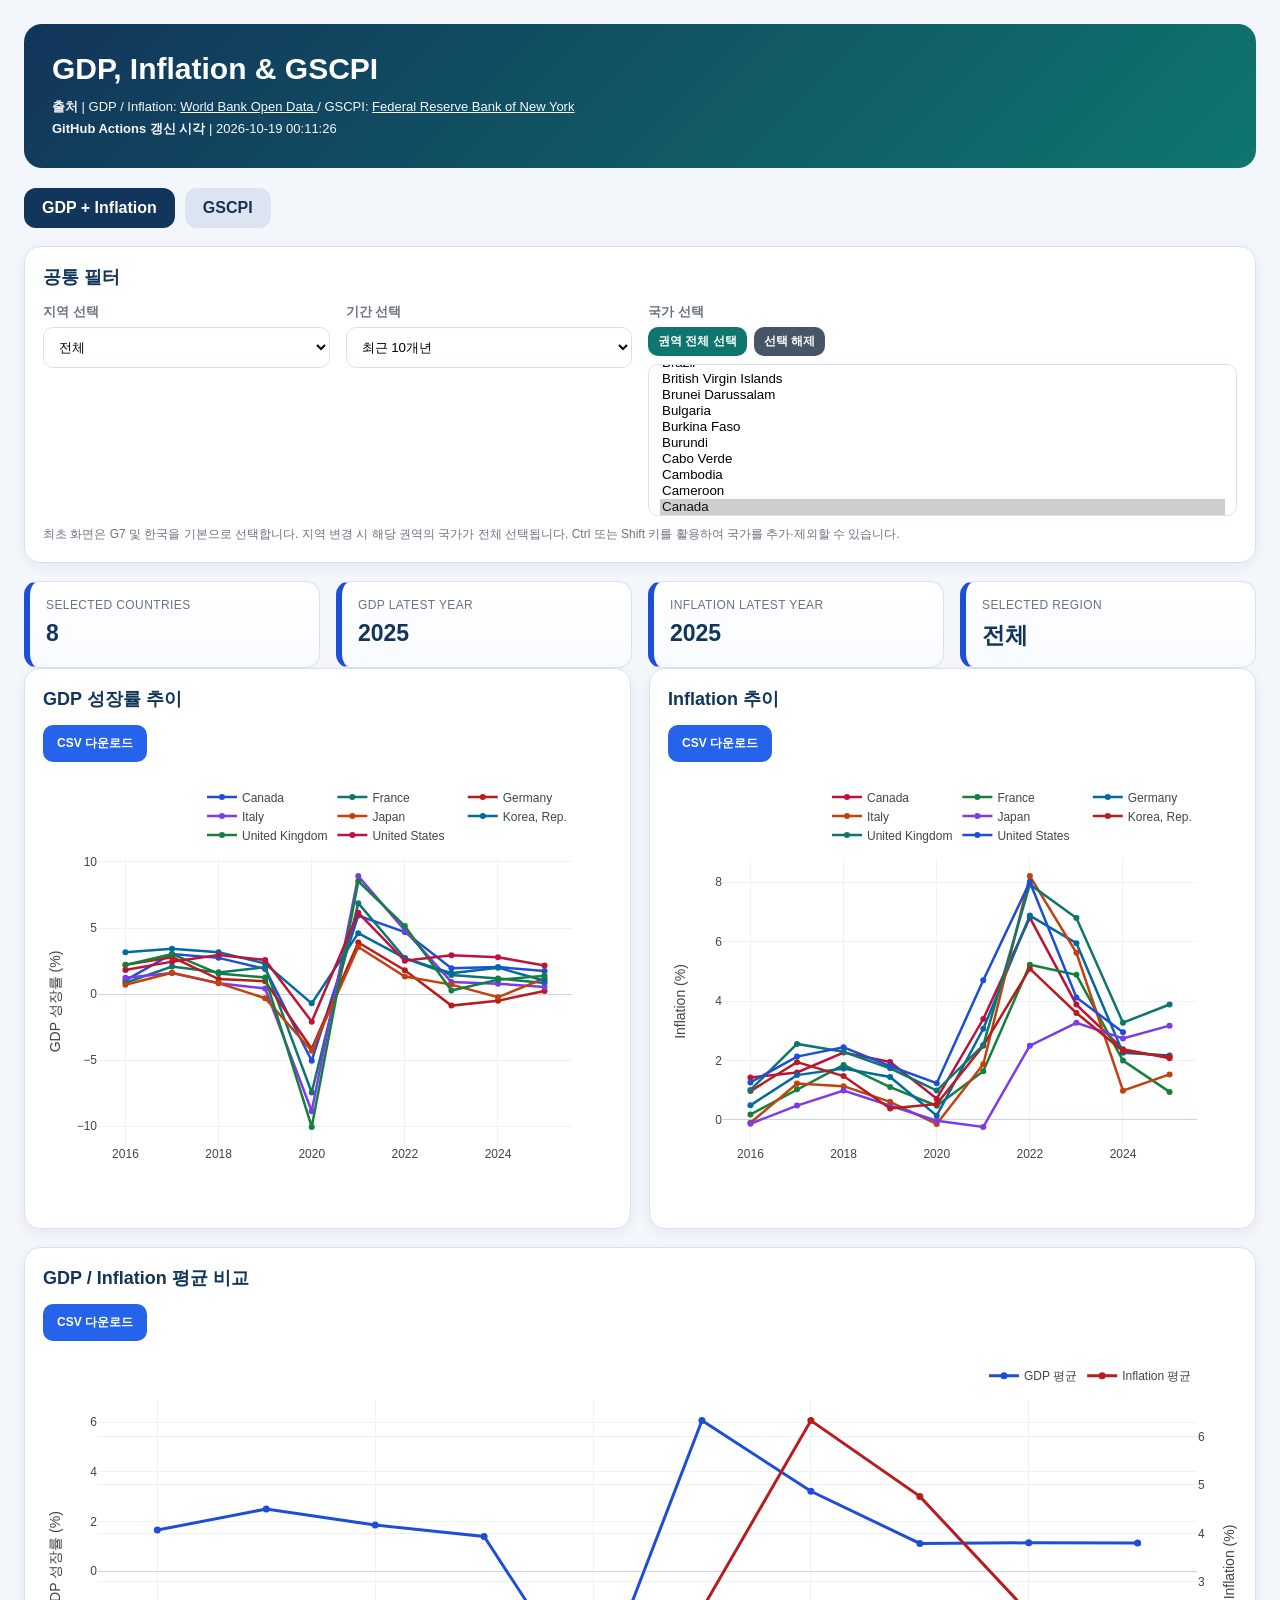
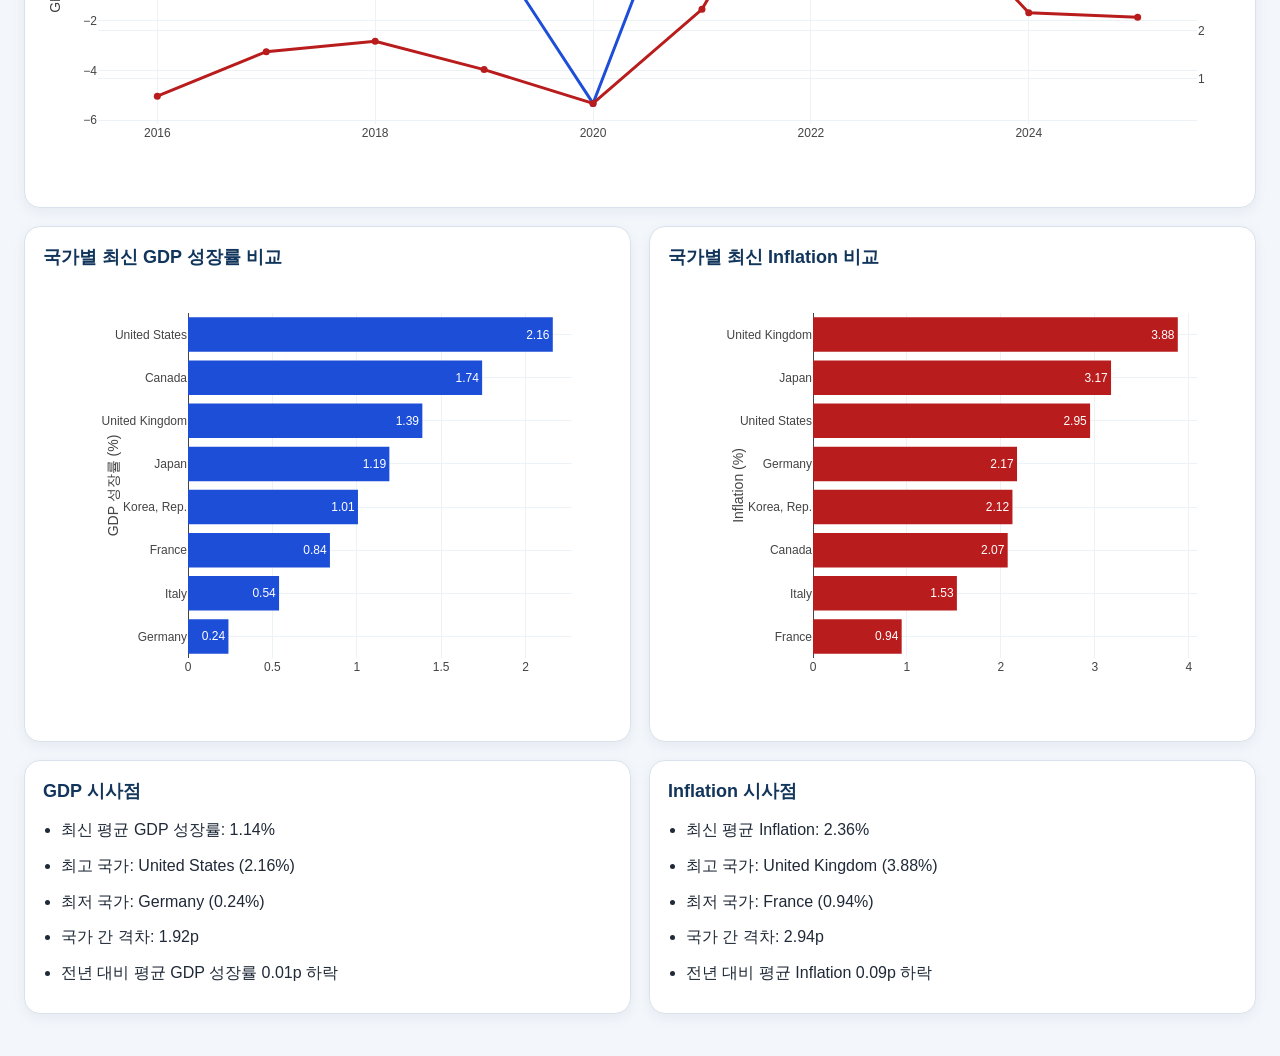
<file: GDP&Inflation/index.html>
<!doctype html>
<html lang="ko">
<head>
<meta charset="utf-8">
<meta name="viewport" content="width=device-width, initial-scale=1">
<title>GDP, Inflation &amp; GSCPI Dashboard</title>

<script src="https://cdn.plot.ly/plotly-2.35.2.min.js"></script>

<style>
:root {
    --navy:#12355b;
    --blue:#1d4ed8;
    --teal:#0f766e;
    --red:#b91c1c;
    --bg:#f3f6fb;
    --card:#ffffff;
    --line:#d9e2ec;
    --text:#1f2937;
    --muted:#6b7280;
    --warn-bg:#fff8e1;
    --warn-text:#7a5a00;
}
* { box-sizing:border-box; }
body {
    font-family:"Segoe UI", Arial, sans-serif;
    margin:0;
    background:var(--bg);
    color:var(--text);
}
.wrap {
    max-width:1520px;
    margin:0 auto;
    padding:24px;
}
.hero {
    background:linear-gradient(135deg,var(--navy),var(--teal));
    color:#ffffff;
    padding:28px;
    border-radius:18px;
    margin-bottom:20px;
}
.hero h1 {
    margin:0 0 10px 0;
    font-size:30px;
}
.meta {
    font-size:13px;
    opacity:.96;
    line-height:1.7;
}
.source-link {
    color:inherit;
    text-decoration:underline;
}
.tabs {
    display:flex;
    gap:10px;
    margin-bottom:18px;
}
.tab {
    display:inline-block;
    padding:11px 18px;
    border-radius:12px;
    text-decoration:none;
    background:#dbe4f0;
    color:#16324f;
    font-weight:700;
    cursor:pointer;
}
.tab.active {
    background:var(--navy);
    color:#ffffff;
}
.panel {
    background:var(--card);
    border:1px solid var(--line);
    border-radius:16px;
    padding:18px;
    box-shadow:0 4px 14px rgba(18,53,91,.06);
    margin-bottom:18px;
    width:100%;
}
.section-title {
    margin:0 0 14px 0;
    font-size:18px;
    color:var(--navy);
}
.grid {
    display:grid;
    grid-template-columns:repeat(4,1fr);
    gap:16px;
}
.row2 {
    display:grid;
    grid-template-columns:1fr 1fr;
    gap:18px;
}
.kpi {
    background:linear-gradient(180deg,#ffffff,#f8fbff);
    border:1px solid var(--line);
    border-left:6px solid var(--blue);
    padding:16px;
    border-radius:14px;
}
.kpi .label {
    color:var(--muted);
    font-size:12px;
    text-transform:uppercase;
    letter-spacing:.4px;
}
.kpi .value {
    margin-top:8px;
    font-size:23px;
    font-weight:800;
    color:var(--navy);
    word-break:break-word;
}
label {
    display:block;
    font-size:13px;
    color:var(--muted);
    margin-bottom:6px;
    font-weight:600;
}
select {
    width:100%;
    padding:11px;
    border:1px solid var(--line);
    border-radius:10px;
    background:#ffffff;
}
button {
    padding:10px 14px;
    border:none;
    background:var(--navy);
    color:#ffffff;
    border-radius:10px;
    cursor:pointer;
    font-weight:600;
}
button:hover { opacity:.9; }
.select-tools,
.btn-row {
    display:flex;
    gap:7px;
    margin:0 0 8px 0;
    flex-wrap:wrap;
}
.select-tools button {
    padding:6px 10px;
    font-size:12px;
    background:#475569;
}
.select-tools button:first-child { background:var(--teal); }
.icon-csv {
    background:#2563eb;
    font-size:12px;
}
.warning {
    background:var(--warn-bg);
    color:var(--warn-text);
    border:1px solid #f5d76e;
    padding:14px;
    border-radius:12px;
    margin-bottom:16px;
    display:none;
}
.loading,
.empty {
    padding:50px;
    text-align:center;
    font-weight:700;
    color:var(--muted);
}
.chart {
    width:100%;
    min-height:430px;
}
ul.exec {
    margin:0;
    padding-left:18px;
}
ul.exec li {
    margin:10px 0;
    line-height:1.6;
}
.subnote {
    margin-top:8px;
    color:var(--muted);
    font-size:12px;
    line-height:1.6;
}
.hidden { display:none; }

@media (max-width:1050px) {
    .grid { grid-template-columns:repeat(2,1fr); }
    .row2 { grid-template-columns:1fr; }
}
@media (max-width:650px) {
    .wrap { padding:14px; }
    .hero { padding:20px; }
    .hero h1 { font-size:24px; }
    .grid { grid-template-columns:1fr; }
    .tabs { flex-wrap:wrap; }
}
</style>
</head>

<body>
<div class="wrap">

    <div class="hero">
        <h1>GDP, Inflation &amp; GSCPI</h1>
        <div class="meta">
            <div>
                <b>출처</b> |
                GDP / Inflation:
                <a class="source-link"
                   href="https://data.worldbank.org/"
                   target="_blank"
                   rel="noopener noreferrer">
                    World Bank Open Data
                </a>
                /
                GSCPI:
                <a class="source-link"
                   href="https://www.newyorkfed.org/research/policy/gscpi"
                   target="_blank"
                   rel="noopener noreferrer">
                    Federal Reserve Bank of New York
                </a>
            </div>
            <div>
                <b>GitHub Actions 갱신 시각</b> |
                <span id="generatedAt">데이터 로딩 중</span>
            </div>
        </div>
    </div>

    <div id="warning" class="warning"></div>

    <div class="tabs">
        <a id="macroTab" class="tab active" onclick="showTab('macro')">
            GDP + Inflation
        </a>
        <a id="gscpiTab" class="tab" onclick="showTab('gscpi')">
            GSCPI
        </a>
    </div>

    <div id="loading" class="loading">
        GitHub Pages 데이터 파일을 불러오는 중입니다.
    </div>

    <div id="macroSection" class="hidden">

        <div class="panel">
            <h3 class="section-title">공통 필터</h3>

            <div class="grid">
                <div>
                    <label for="regionSelect">지역 선택</label>
                    <select id="regionSelect" onchange="onRegionChange()"></select>
                </div>

                <div>
                    <label for="yearsSelect">기간 선택</label>
                    <select id="yearsSelect" onchange="renderMacroDashboard()">
                        <option value="5">최근 5개년</option>
                        <option value="10" selected>최근 10개년</option>
                        <option value="20">최근 20개년</option>
                    </select>
                </div>

                <div style="grid-column:span 2;">
                    <label for="countrySelect">국가 선택</label>

                    <div class="select-tools">
                        <button type="button" onclick="setAllCountries(true)">
                            권역 전체 선택
                        </button>
                        <button type="button" onclick="setAllCountries(false)">
                            선택 해제
                        </button>
                    </div>

                    <select id="countrySelect"
                            multiple
                            size="8"
                            onchange="renderMacroDashboard()">
                    </select>
                </div>
            </div>

            <div class="subnote">
                최초 화면은 G7 및 한국을 기본으로 선택합니다.
                지역 변경 시 해당 권역의 국가가 전체 선택됩니다.
                Ctrl 또는 Shift 키를 활용하여 국가를 추가·제외할 수 있습니다.
            </div>
        </div>

        <div class="grid">
            <div class="kpi">
                <div class="label">Selected Countries</div>
                <div class="value" id="selectedCountriesKpi">-</div>
            </div>
            <div class="kpi">
                <div class="label">GDP Latest Year</div>
                <div class="value" id="latestGdpYearKpi">-</div>
            </div>
            <div class="kpi">
                <div class="label">Inflation Latest Year</div>
                <div class="value" id="latestInflationYearKpi">-</div>
            </div>
            <div class="kpi">
                <div class="label">Selected Region</div>
                <div class="value" id="selectedRegionKpi">-</div>
            </div>
        </div>

        <div class="row2">
            <div class="panel">
                <h3 class="section-title">GDP 성장률 추이</h3>
                <div class="btn-row">
                    <button class="icon-csv" onclick="downloadMacroData('gdp')">
                        CSV 다운로드
                    </button>
                </div>
                <div id="gdpLine" class="chart"></div>
            </div>

            <div class="panel">
                <h3 class="section-title">Inflation 추이</h3>
                <div class="btn-row">
                    <button class="icon-csv" onclick="downloadMacroData('inflation')">
                        CSV 다운로드
                    </button>
                </div>
                <div id="inflationLine" class="chart"></div>
            </div>
        </div>

        <div class="panel">
            <h3 class="section-title">GDP / Inflation 평균 비교</h3>
            <div class="btn-row">
                <button class="icon-csv" onclick="downloadMacroData('macro_compare')">
                    CSV 다운로드
                </button>
            </div>
            <div id="macroCompareChart" class="chart"></div>
        </div>

        <div class="row2">
            <div class="panel">
                <h3 class="section-title">국가별 최신 GDP 성장률 비교</h3>
                <div id="gdpBar" class="chart"></div>
            </div>

            <div class="panel">
                <h3 class="section-title">국가별 최신 Inflation 비교</h3>
                <div id="inflationBar" class="chart"></div>
            </div>
        </div>

        <div class="row2">
            <div class="panel">
                <h3 class="section-title">GDP 시사점</h3>
                <ul class="exec" id="gdpInsights"></ul>
            </div>

            <div class="panel">
                <h3 class="section-title">Inflation 시사점</h3>
                <ul class="exec" id="inflationInsights"></ul>
            </div>
        </div>
    </div>

    <div id="gscpiSection" class="hidden">

        <div class="panel">
            <h3 class="section-title">GSCPI 필터</h3>

            <div class="grid">
                <div>
                    <label for="gscpiYearsSelect">기간 선택</label>
                    <select id="gscpiYearsSelect"
                            onchange="renderGscpiDashboard()">
                        <option value="5">최근 5개년</option>
                        <option value="10" selected>최근 10개년</option>
                        <option value="20">최근 20개년</option>
                    </select>
                </div>
            </div>
        </div>

        <div class="grid">
            <div class="kpi">
                <div class="label">Latest Point</div>
                <div class="value" id="latestGscpiKpi">-</div>
            </div>
            <div class="kpi">
                <div class="label">Average, Last 12M</div>
                <div class="value" id="avgGscpiKpi">-</div>
            </div>
            <div class="kpi">
                <div class="label">Maximum, Last 12M</div>
                <div class="value" id="maxGscpiKpi">-</div>
            </div>
            <div class="kpi">
                <div class="label">Minimum, Last 12M</div>
                <div class="value" id="minGscpiKpi">-</div>
            </div>
        </div>

        <div class="row2">
            <div class="panel">
                <h3 class="section-title">GSCPI 추이</h3>
                <div class="btn-row">
                    <button class="icon-csv" onclick="downloadGscpiData()">
                        CSV 다운로드
                    </button>
                </div>
                <div id="gscpiLine" class="chart"></div>
            </div>

            <div class="panel">
                <h3 class="section-title">최근 12개월 GSCPI 비교</h3>
                <div id="gscpiBar" class="chart"></div>
            </div>
        </div>

        <div class="panel">
            <h3 class="section-title">GSCPI 시사점</h3>
            <ul class="exec" id="gscpiInsights"></ul>
        </div>
    </div>
</div>

<script>
const DEFAULT_COUNTRIES = [
    "Canada",
    "France",
    "Germany",
    "Italy",
    "Japan",
    "United Kingdom",
    "United States",
    "Korea, Rep."
];

let macroData = {
    countries: [],
    gdp: [],
    inflation: []
};

let gscpiData = {
    gscpi: []
};

let activeTab = "macro";

function showWarning(message) {
    const warning = document.getElementById("warning");
    warning.textContent = message;
    warning.style.display = "block";
}

function hideWarning() {
    document.getElementById("warning").style.display = "none";
}

function numberFormat(value, digits = 2) {
    const number = Number(value);

    if (!Number.isFinite(number)) {
        return "-";
    }

    return number.toLocaleString(
        undefined,
        {
            minimumFractionDigits: digits,
            maximumFractionDigits: digits
        }
    );
}

function chartLayout(title, yAxisTitle) {
    return {
        title: {
            text: title || "",
            font: {
                size: 15,
                color: "#12355b"
            }
        },
        template: "plotly_white",
        height: 440,
        margin: {
            l: 55,
            r: 40,
            t: title ? 60 : 30,
            b: 65
        },
        xaxis: {
            gridcolor: "#edf2f7"
        },
        yaxis: {
            title: yAxisTitle || "",
            gridcolor: "#edf2f7",
            zerolinecolor: "#cbd5e1"
        },
        legend: {
            orientation: "h",
            yanchor: "bottom",
            y: 1.03,
            xanchor: "right",
            x: 1
        }
    };
}

function emptyChart(elementId, message) {
    const element = document.getElementById(elementId);
    element.innerHTML = "";

    const box = document.createElement("div");
    box.className = "empty";
    box.textContent = message;

    element.appendChild(box);
}

function getSelectedCountries() {
    const select = document.getElementById("countrySelect");

    return Array.from(select.selectedOptions).map(
        option => option.value
    );
}

function uniqueRegions() {
    const regions = macroData.countries
        .map(item => item.region)
        .filter(Boolean);

    return [...new Set(regions)].sort();
}

function populateRegionSelect() {
    const select = document.getElementById("regionSelect");
    select.innerHTML = "";

    select.add(new Option("전체", "전체"));

    uniqueRegions().forEach(region => {
        select.add(new Option(region, region));
    });
}

function populateCountrySelect(selectedRegion, selectedCountries) {
    const countrySelect = document.getElementById("countrySelect");

    let countries = macroData.countries;

    if (selectedRegion !== "전체") {
        countries = countries.filter(
            item => item.region === selectedRegion
        );
    }

    const names = countries
        .map(item => item.country)
        .filter(Boolean)
        .sort();

    countrySelect.innerHTML = "";

    names.forEach(country => {
        const option = new Option(country, country);
        option.selected = selectedCountries.includes(country);
        countrySelect.add(option);
    });
}

function setAllCountries(selected) {
    const countrySelect = document.getElementById("countrySelect");

    Array.from(countrySelect.options).forEach(option => {
        option.selected = selected;
    });

    renderMacroDashboard();
}

function onRegionChange() {
    const selectedRegion = document.getElementById(
        "regionSelect"
    ).value;

    const countries = macroData.countries
        .filter(item => {
            return (
                selectedRegion === "전체"
                || item.region === selectedRegion
            );
        })
        .map(item => item.country);

    populateCountrySelect(selectedRegion, countries);
    renderMacroDashboard();
}

function yearsFilter(data, years) {
    if (!data || !data.length) {
        return [];
    }

    const maxYear = Math.max(
        ...data.map(item => Number(item.year))
    );

    const minYear = maxYear - years + 1;

    return data.filter(item => Number(item.year) >= minYear);
}

function selectedMacroData(metric) {
    const countries = getSelectedCountries();
    const years = Number(
        document.getElementById("yearsSelect").value
    );

    const source = metric === "gdp"
        ? macroData.gdp
        : macroData.inflation;

    return yearsFilter(
        source.filter(item => countries.includes(item.country)),
        years
    );
}

function latestByCountry(data, fieldName) {
    const map = new Map();

    data.forEach(item => {
        const oldValue = map.get(item.country);

        if (
            !oldValue
            || Number(item.year) > Number(oldValue.year)
        ) {
            map.set(item.country, item);
        }
    });

    return Array.from(map.values()).sort(
        (a, b) => Number(b[fieldName]) - Number(a[fieldName])
    );
}

function groupByCountry(data) {
    const grouped = {};

    data.forEach(item => {
        if (!grouped[item.country]) {
            grouped[item.country] = [];
        }

        grouped[item.country].push(item);
    });

    Object.keys(grouped).forEach(country => {
        grouped[country].sort(
            (a, b) => Number(a.year) - Number(b.year)
        );
    });

    return grouped;
}

function drawLineChart(
    elementId,
    data,
    fieldName,
    yAxisTitle,
    colors
) {
    if (!data.length) {
        emptyChart(elementId, "데이터 없음");
        return;
    }

    const grouped = groupByCountry(data);

    const traces = Object.keys(grouped).map(
        (country, index) => {
            const rows = grouped[country];

            return {
                x: rows.map(item => item.year),
                y: rows.map(item => Number(item[fieldName])),
                mode: "lines+markers",
                type: "scatter",
                name: country,
                line: {
                    width: 2.5,
                    color: colors[index % colors.length]
                },
                marker: {
                    size: 6
                }
            };
        }
    );

    Plotly.react(
        elementId,
        traces,
        chartLayout("", yAxisTitle),
        {
            responsive: true,
            displaylogo: false
        }
    );
}

function drawBarChart(
    elementId,
    data,
    fieldName,
    yAxisTitle,
    color
) {
    if (!data.length) {
        emptyChart(elementId, "데이터 없음");
        return;
    }

    const sorted = [...data].sort(
        (a, b) => Number(a[fieldName]) - Number(b[fieldName])
    );

    const trace = {
        x: sorted.map(item => Number(item[fieldName])),
        y: sorted.map(item => item.country),
        type: "bar",
        orientation: "h",
        marker: {
            color: color
        },
        text: sorted.map(
            item => numberFormat(item[fieldName], 2)
        ),
        textposition: "auto",
        hovertemplate:
            "%{y}<br>"
            + yAxisTitle
            + ": %{x:.2f}%<extra></extra>"
    };

    const layout = chartLayout("", yAxisTitle);
    layout.margin.l = 145;

    Plotly.react(
        elementId,
        [trace],
        layout,
        {
            responsive: true,
            displaylogo: false
        }
    );
}

function drawMacroCompareChart(gdp, inflation) {
    const makeAverage = function(data, fieldName) {
        const map = {};

        data.forEach(item => {
            if (!map[item.year]) {
                map[item.year] = [];
            }

            map[item.year].push(Number(item[fieldName]));
        });

        const years = Object.keys(map)
            .map(Number)
            .sort((a, b) => a - b);

        return {
            years: years,
            values: years.map(year => {
                const values = map[year];

                return values.reduce(
                    (sum, value) => sum + value,
                    0
                ) / values.length;
            })
        };
    };

    const gdpAverage = makeAverage(gdp, "gdp_growth");
    const inflationAverage = makeAverage(
        inflation,
        "inflation"
    );

    if (
        !gdpAverage.years.length
        && !inflationAverage.years.length
    ) {
        emptyChart("macroCompareChart", "데이터 없음");
        return;
    }

    const traces = [];

    if (gdpAverage.years.length) {
        traces.push({
            x: gdpAverage.years,
            y: gdpAverage.values,
            mode: "lines+markers",
            type: "scatter",
            name: "GDP 평균",
            line: {
                color: "#1d4ed8",
                width: 3
            },
            marker: {
                size: 7
            },
            yaxis: "y"
        });
    }

    if (inflationAverage.years.length) {
        traces.push({
            x: inflationAverage.years,
            y: inflationAverage.values,
            mode: "lines+markers",
            type: "scatter",
            name: "Inflation 평균",
            line: {
                color: "#b91c1c",
                width: 3
            },
            marker: {
                size: 7
            },
            yaxis: "y2"
        });
    }

    const layout = chartLayout("", "GDP 성장률 (%)");

    layout.yaxis2 = {
        title: "Inflation (%)",
        overlaying: "y",
        side: "right",
        gridcolor: "#edf2f7"
    };

    Plotly.react(
        "macroCompareChart",
        traces,
        layout,
        {
            responsive: true,
            displaylogo: false
        }
    );
}

function buildMacroInsights(data, fieldName, metricName) {
    if (!data.length) {
        return [
            "관련 데이터가 없어 정량적 시사점 도출이 제한됩니다."
        ];
    }

    const latest = latestByCountry(data, fieldName);

    const values = latest.map(
        item => Number(item[fieldName])
    );

    const average = values.reduce(
        (sum, value) => sum + value,
        0
    ) / values.length;

    const maximum = latest.reduce(
        (current, item) => {
            return Number(item[fieldName]) > Number(current[fieldName])
                ? item
                : current;
        },
        latest[0]
    );

    const minimum = latest.reduce(
        (current, item) => {
            return Number(item[fieldName]) < Number(current[fieldName])
                ? item
                : current;
        },
        latest[0]
    );

    const yearly = {};

    data.forEach(item => {
        if (!yearly[item.year]) {
            yearly[item.year] = [];
        }

        yearly[item.year].push(
            Number(item[fieldName])
        );
    });

    const years = Object.keys(yearly)
        .map(Number)
        .sort((a, b) => a - b);

    let trend = "비교 가능한 연도 수 부족";

    if (years.length >= 2) {
        const recentYear = years[years.length - 1];
        const previousYear = years[years.length - 2];

        const recentAverage = yearly[recentYear].reduce(
            (sum, value) => sum + value,
            0
        ) / yearly[recentYear].length;

        const previousAverage = yearly[previousYear].reduce(
            (sum, value) => sum + value,
            0
        ) / yearly[previousYear].length;

        const difference = recentAverage - previousAverage;

        trend = difference > 0
            ? "전년 대비 평균 " + metricName + " "
                + numberFormat(difference, 2) + "p 상승"
            : difference < 0
                ? "전년 대비 평균 " + metricName + " "
                    + numberFormat(Math.abs(difference), 2) + "p 하락"
                : "전년 대비 평균 " + metricName + " 유사한 수준 유지";
    }

    return [
        "최신 평균 " + metricName + ": "
            + numberFormat(average, 2) + "%",
        "최고 국가: " + maximum.country + " ("
            + numberFormat(maximum[fieldName], 2) + "%)",
        "최저 국가: " + minimum.country + " ("
            + numberFormat(minimum[fieldName], 2) + "%)",
        "국가 간 격차: "
            + numberFormat(
                Number(maximum[fieldName])
                - Number(minimum[fieldName]),
                2
            )
            + "p",
        trend
    ];
}

function renderInsightList(elementId, insights) {
    const element = document.getElementById(elementId);
    element.innerHTML = "";

    insights.forEach(insight => {
        const item = document.createElement("li");
        item.textContent = insight;
        element.appendChild(item);
    });
}

function renderMacroDashboard() {
    if (!macroData.gdp.length && !macroData.inflation.length) {
        return;
    }

    const selectedRegion = document.getElementById(
        "regionSelect"
    ).value;

    const selectedCountries = getSelectedCountries();

    const gdp = selectedMacroData("gdp");
    const inflation = selectedMacroData("inflation");

    document.getElementById("selectedCountriesKpi").textContent =
        selectedCountries.length;

    document.getElementById("selectedRegionKpi").textContent =
        selectedRegion;

    document.getElementById("latestGdpYearKpi").textContent =
        gdp.length
            ? Math.max(...gdp.map(item => Number(item.year)))
            : "-";

    document.getElementById(
        "latestInflationYearKpi"
    ).textContent = inflation.length
        ? Math.max(...inflation.map(item => Number(item.year)))
        : "-";

    const colors = [
        "#1d4ed8",
        "#0f766e",
        "#b91c1c",
        "#7c3aed",
        "#c2410c",
        "#0369a1",
        "#15803d",
        "#be123c"
    ];

    drawLineChart(
        "gdpLine",
        gdp,
        "gdp_growth",
        "GDP 성장률 (%)",
        colors
    );

    drawLineChart(
        "inflationLine",
        inflation,
        "inflation",
        "Inflation (%)",
        colors.slice().reverse()
    );

    drawMacroCompareChart(gdp, inflation);

    drawBarChart(
        "gdpBar",
        latestByCountry(gdp, "gdp_growth"),
        "gdp_growth",
        "GDP 성장률 (%)",
        "#1d4ed8"
    );

    drawBarChart(
        "inflationBar",
        latestByCountry(inflation, "inflation"),
        "inflation",
        "Inflation (%)",
        "#b91c1c"
    );

    renderInsightList(
        "gdpInsights",
        buildMacroInsights(gdp, "gdp_growth", "GDP 성장률")
    );

    renderInsightList(
        "inflationInsights",
        buildMacroInsights(inflation, "inflation", "Inflation")
    );
}

function selectedGscpiData() {
    const years = Number(
        document.getElementById("gscpiYearsSelect").value
    );

    if (!gscpiData.gscpi.length) {
        return [];
    }

    const maxYear = Math.max(
        ...gscpiData.gscpi.map(item => Number(item.year))
    );

    const minYear = maxYear - years + 1;

    return gscpiData.gscpi.filter(
        item => Number(item.year) >= minYear
    );
}

function buildGscpiInsights(data) {
    if (!data.length) {
        return [
            "관련 데이터가 없어 공급망 시사점 도출이 제한됩니다."
        ];
    }

    const sorted = [...data].sort(
        (a, b) => new Date(a.date) - new Date(b.date)
    );

    const latest = sorted[sorted.length - 1];
    const last12 = sorted.slice(-12);

    const values = last12.map(item => Number(item.gscpi));

    const average = values.reduce(
        (sum, value) => sum + value,
        0
    ) / values.length;

    const maximum = Math.max(...values);
    const minimum = Math.min(...values);

    let trend = "1년 비교 판단: 데이터 부족";

    if (sorted.length >= 13) {
        const previous = Number(
            sorted[sorted.length - 13].gscpi
        );

        const difference = Number(latest.gscpi) - previous;

        trend = difference > 0
            ? "1년 전 대비 GSCPI "
                + numberFormat(difference, 2) + "p 상승"
            : difference < 0
                ? "1년 전 대비 GSCPI "
                    + numberFormat(Math.abs(difference), 2) + "p 하락"
                : "1년 전 대비 GSCPI 유사한 수준 유지";
    }

    return [
        "최신 시점: " + latest.date.substring(0, 7),
        "최신 GSCPI: " + numberFormat(latest.gscpi, 2),
        "최근 12개월 평균: " + numberFormat(average, 2),
        "최근 12개월 범위: "
            + numberFormat(minimum, 2)
            + " ~ "
            + numberFormat(maximum, 2),
        "최근 수준 평가: "
            + (
                Number(latest.gscpi) > average
                    ? "최근 12개월 평균 상회"
                    : Number(latest.gscpi) < average
                        ? "최근 12개월 평균 하회"
                        : "최근 12개월 평균과 유사"
            ),
        trend
    ];
}

function renderGscpiDashboard() {
    const data = selectedGscpiData();

    if (!data.length) {
        emptyChart("gscpiLine", "데이터 없음");
        emptyChart("gscpiBar", "데이터 없음");
        return;
    }

    const sorted = [...data].sort(
        (a, b) => new Date(a.date) - new Date(b.date)
    );

    const latest12 = sorted.slice(-12);
    const values = latest12.map(item => Number(item.gscpi));
    const latest = sorted[sorted.length - 1];

    const average = values.reduce(
        (sum, value) => sum + value,
        0
    ) / values.length;

    document.getElementById("latestGscpiKpi").textContent =
        latest.date.substring(0, 7);

    document.getElementById("avgGscpiKpi").textContent =
        numberFormat(average, 2);

    document.getElementById("maxGscpiKpi").textContent =
        numberFormat(Math.max(...values), 2);

    document.getElementById("minGscpiKpi").textContent =
        numberFormat(Math.min(...values), 2);

    Plotly.react(
        "gscpiLine",
        [{
            x: sorted.map(item => item.date),
            y: sorted.map(item => Number(item.gscpi)),
            type: "scatter",
            mode: "lines+markers",
            name: "GSCPI",
            line: {
                color: "#0f766e",
                width: 3
            },
            marker: {
                size: 5
            },
            hovertemplate:
                "%{x|%Y-%m}<br>GSCPI: %{y:.2f}<extra></extra>"
        }],
        chartLayout("", "GSCPI"),
        {
            responsive: true,
            displaylogo: false
        }
    );

    Plotly.react(
        "gscpiBar",
        [{
            x: latest12.map(item => item.date.substring(0, 7)),
            y: latest12.map(item => Number(item.gscpi)),
            type: "bar",
            marker: {
                color: "#0f766e"
            },
            hovertemplate:
                "%{x}<br>GSCPI: %{y:.2f}<extra></extra>"
        }],
        chartLayout("", "GSCPI"),
        {
            responsive: true,
            displaylogo: false
        }
    );

    renderInsightList(
        "gscpiInsights",
        buildGscpiInsights(sorted)
    );
}

function csvEscape(value) {
    const text = String(value ?? "");
    return '"' + text.replaceAll('"', '""') + '"';
}

function downloadCsv(rows, fileName) {
    if (!rows.length) {
        showWarning("다운로드할 데이터가 없습니다.");
        return;
    }

    const columns = Object.keys(rows[0]);

    const csv = [
        columns.join(","),
        ...rows.map(row => {
            return columns.map(
                column => csvEscape(row[column])
            ).join(",");
        })
    ].join("\n");

    const blob = new Blob(
        ["\ufeff" + csv],
        {
            type: "text/csv;charset=utf-8;"
        }
    );

    const url = URL.createObjectURL(blob);
    const anchor = document.createElement("a");

    anchor.href = url;
    anchor.download = fileName;

    document.body.appendChild(anchor);
    anchor.click();
    document.body.removeChild(anchor);

    URL.revokeObjectURL(url);
}

function downloadMacroData(dataset) {
    const gdp = selectedMacroData("gdp");
    const inflation = selectedMacroData("inflation");

    if (dataset === "gdp") {
        downloadCsv(gdp, "worldbank_gdp_growth.csv");
        return;
    }

    if (dataset === "inflation") {
        downloadCsv(
            inflation,
            "worldbank_inflation.csv"
        );
        return;
    }

    const map = new Map();

    gdp.forEach(item => {
        const key = item.code + "|" + item.country + "|" + item.year;

        map.set(key, {
            code: item.code,
            country: item.country,
            region: item.region,
            year: item.year,
            gdp_growth: item.gdp_growth,
            inflation: null
        });
    });

    inflation.forEach(item => {
        const key = item.code + "|" + item.country + "|" + item.year;

        if (!map.has(key)) {
            map.set(key, {
                code: item.code,
                country: item.country,
                region: item.region,
                year: item.year,
                gdp_growth: null,
                inflation: item.inflation
            });
        } else {
            map.get(key).inflation = item.inflation;
        }
    });

    const rows = Array.from(map.values()).sort((a, b) => {
        const countryOrder = a.country.localeCompare(b.country);

        return countryOrder !== 0
            ? countryOrder
            : Number(a.year) - Number(b.year);
    });

    downloadCsv(
        rows,
        "worldbank_gdp_inflation_comparison.csv"
    );
}

function downloadGscpiData() {
    downloadCsv(
        selectedGscpiData(),
        "newyorkfed_gscpi.csv"
    );
}

function showTab(tabName) {
    activeTab = tabName;

    const macroSection = document.getElementById("macroSection");
    const gscpiSection = document.getElementById("gscpiSection");
    const macroTab = document.getElementById("macroTab");
    const gscpiTab = document.getElementById("gscpiTab");

    if (tabName === "macro") {
        macroSection.classList.remove("hidden");
        gscpiSection.classList.add("hidden");
        macroTab.classList.add("active");
        gscpiTab.classList.remove("active");
        renderMacroDashboard();
        return;
    }

    macroSection.classList.add("hidden");
    gscpiSection.classList.remove("hidden");
    macroTab.classList.remove("active");
    gscpiTab.classList.add("active");
    renderGscpiDashboard();
}

async function initializeDashboard() {
    try {
        hideWarning();

        const responses = await Promise.all([
            fetch("./macro_data.json", { cache: "no-store" }),
            fetch("./gscpi_data.json", { cache: "no-store" }),
            fetch("./dashboard_meta.json", { cache: "no-store" })
        ]);

        if (!responses.every(response => response.ok)) {
            throw new Error(
                "정적 데이터 JSON 파일을 불러오지 못했습니다."
            );
        }

        macroData = await responses[0].json();
        gscpiData = await responses[1].json();

        const metaData = await responses[2].json();

        document.getElementById("generatedAt").textContent =
            metaData.generated_at || "-";

        populateRegionSelect();

        const initialCountries = DEFAULT_COUNTRIES.filter(country => {
            return macroData.countries.some(
                item => item.country === country
            );
        });

        populateCountrySelect("전체", initialCountries);

        document.getElementById("loading")
            .classList.add("hidden");

        showTab(activeTab);

    } catch (error) {
        const loading = document.getElementById("loading");

        loading.textContent =
            "대시보드 데이터 로드에 실패했습니다. "
            + "GitHub Actions 실행 결과와 JSON 파일 배포 여부를 확인하세요.";

        showWarning(
            "데이터를 불러오지 못했습니다: " + error.message
        );

        console.error(error);
    }
}

window.addEventListener(
    "DOMContentLoaded",
    initializeDashboard
);
</script>
</body>
</html>
</file>
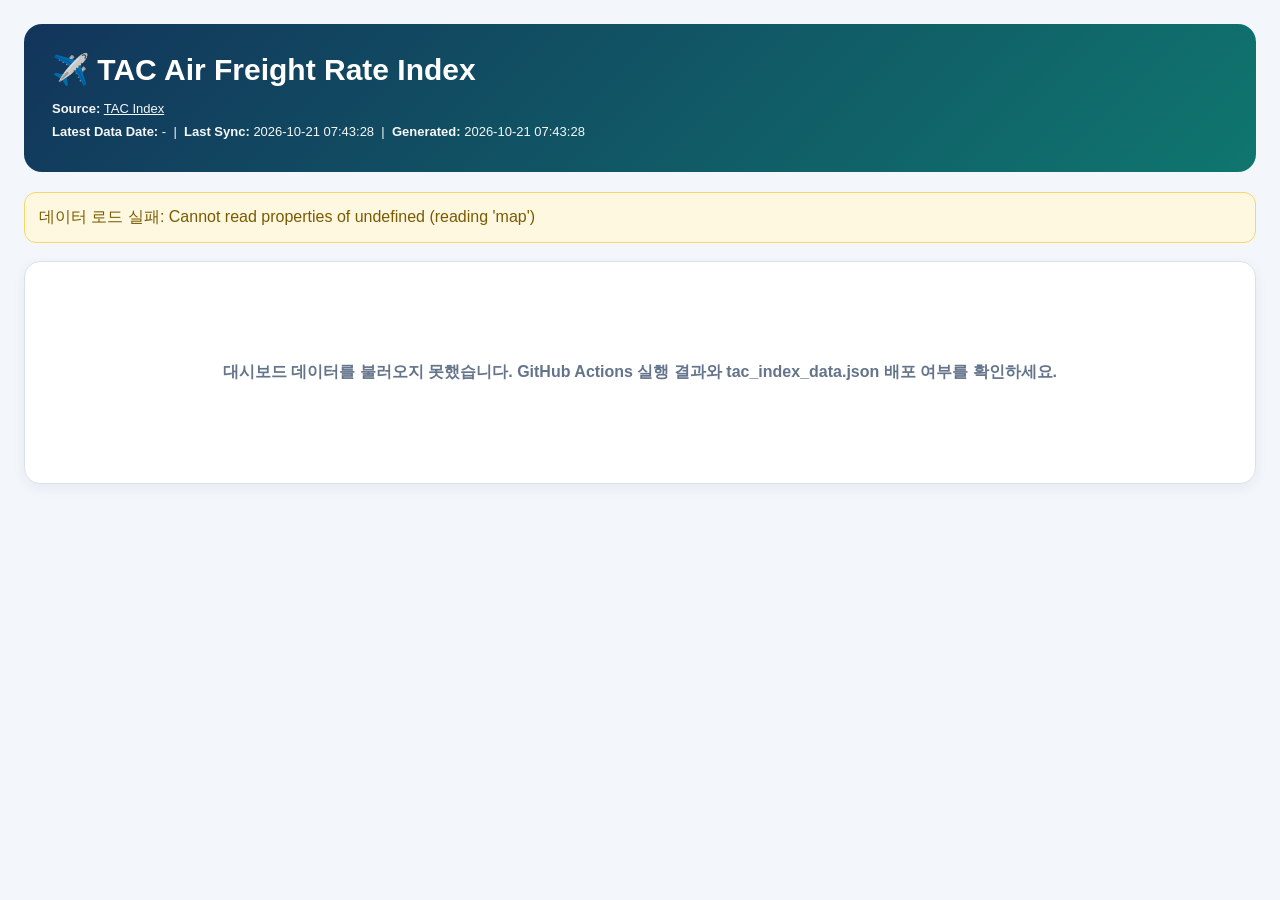
<file: TAC Index/TAC_Index.html>
<!doctype html>
<html lang="ko">
<head>
<meta charset="utf-8">
<meta name="viewport" content="width=device-width, initial-scale=1">
<title>TAC Air Freight Rate Index Dashboard</title>
<script src="https://cdn.plot.ly/plotly-2.35.2.min.js"></script>
<style>
:root {
    --navy: #12355b;
    --blue: #0284c7;
    --teal: #0f766e;
    --red: #b91c1c;
    --bg: #f3f6fb;
    --card: #ffffff;
    --line: #d9e2ec;
    --text: #1f2937;
    --muted: #64748b;
    --warning-bg: #fff8e1;
    --warning-text: #7a5a00;
}
* { box-sizing: border-box; }
body { margin: 0; font-family: "Segoe UI", Arial, sans-serif; background: var(--bg); color: var(--text); }
.wrap { max-width: 1560px; margin: 0 auto; padding: 24px; }
.hero { background: linear-gradient(135deg, var(--navy), var(--teal)); color: #ffffff; border-radius: 18px; padding: 28px; margin-bottom: 20px; }
.hero h1 { margin: 0 0 10px 0; font-size: 30px; }
.hero-meta { font-size: 13px; line-height: 1.8; opacity: 0.96; }
.hero-meta a { color: inherit; text-decoration: underline; }
.layout { display: grid; grid-template-columns: 300px minmax(0, 1fr); gap: 20px; align-items: start; }
.sidebar, .panel { background: var(--card); border: 1px solid var(--line); border-radius: 16px; box-shadow: 0 4px 14px rgba(18, 53, 91, 0.06); }
.sidebar { padding: 18px; position: sticky; top: 18px; }
.panel { padding: 18px; margin-bottom: 18px; }
.sidebar-section { border-bottom: 1px solid #e5edf5; margin-bottom: 18px; padding-bottom: 18px; }
.sidebar-section:last-child { border-bottom: none; margin-bottom: 0; padding-bottom: 0; }
.sidebar-title { margin-bottom: 10px; color: var(--navy); font-size: 13px; font-weight: 800; letter-spacing: 0.4px; text-transform: uppercase; }
.field { margin-bottom: 14px; }
label { display: block; margin-bottom: 6px; color: var(--muted); font-size: 12px; font-weight: 700; }
select, input[type="date"] { width: 100%; border: 1px solid var(--line); border-radius: 10px; padding: 10px; background: #ffffff; }
select[multiple] { min-height: 240px; }
button { border: none; border-radius: 10px; padding: 10px 12px; cursor: pointer; background: var(--navy); color: #ffffff; font-weight: 700; }
button:hover { opacity: 0.9; }
.button-row { display: flex; gap: 8px; flex-wrap: wrap; }
.button-secondary { background: #475569; }
.button-csv { background: #2563eb; }
.button-png { background: var(--teal); }
.kpi-grid { display: grid; grid-template-columns: repeat(4, 1fr); gap: 14px; margin-bottom: 18px; }
.kpi { background: linear-gradient(180deg, #ffffff, #f8fbff); border: 1px solid var(--line); border-left: 6px solid var(--blue); border-radius: 14px; padding: 16px; }
.kpi-label { color: var(--muted); font-size: 12px; font-weight: 700; letter-spacing: 0.4px; text-transform: uppercase; }
.kpi-value { margin-top: 8px; color: var(--navy); font-size: 23px; font-weight: 800; word-break: break-word; }
.section-title { margin: 0 0 14px 0; color: var(--navy); font-size: 18px; }
.section-note { color: var(--muted); font-size: 13px; line-height: 1.6; }
.toolbar { display: flex; gap: 12px; align-items: center; justify-content: space-between; flex-wrap: wrap; margin-bottom: 12px; }
.chart { min-height: 500px; width: 100%; }
.table-wrap { overflow-x: auto; }
table { width: 100%; border-collapse: collapse; font-size: 13px; }
th, td { border: 1px solid #e5e7eb; padding: 10px 12px; text-align: left; white-space: nowrap; }
th { background: #f1f5f9; color: #334155; }
.positive { color: #15803d; font-weight: 800; }
.negative { color: var(--red); font-weight: 800; }
.warning { display: none; margin-bottom: 18px; padding: 14px; border: 1px solid #f5d76e; border-radius: 12px; background: var(--warning-bg); color: var(--warning-text); }
.loading, .empty { padding: 50px; color: var(--muted); text-align: center; font-weight: 700; }
.hidden { display: none; }
@media (max-width: 1150px) { .layout { grid-template-columns: 1fr; } .sidebar { position: static; } }
@media (max-width: 900px) { .kpi-grid { grid-template-columns: repeat(2, 1fr); } }
@media (max-width: 600px) { .wrap { padding: 14px; } .hero { padding: 20px; } .hero h1 { font-size: 24px; } .kpi-grid { grid-template-columns: 1fr; } }
</style>
</head>
<body>
<div class="wrap">
    <div class="hero">
        <h1>✈️ TAC Air Freight Rate Index</h1>
        <div class="hero-meta">
            <div><strong>Source:</strong> <a href="https://www.tacindex.com/" target="_blank" rel="noopener noreferrer">TAC Index</a></div>
            <div><strong>Latest Data Date:</strong> <span id="dataDate">-</span> &nbsp;|&nbsp; <strong>Last Sync:</strong> <span id="lastSync">-</span> &nbsp;|&nbsp; <strong>Generated:</strong> <span id="generatedAt">-</span></div>
        </div>
    </div>
    <div id="warning" class="warning"></div>
    <div id="loading" class="panel loading">GitHub Pages 데이터 파일을 불러오는 중입니다.</div>
    <div id="dashboard" class="hidden">
        <div class="layout">
            <aside class="sidebar">
                <div class="sidebar-section">
                    <div class="sidebar-title">Period</div>
                    <div class="field"><label for="startDate">시작일</label><input id="startDate" type="date" onchange="renderDashboard()"></div>
                    <div class="field"><label for="endDate">종료일</label><input id="endDate" type="date" onchange="renderDashboard()"></div>
                    <div class="field">
                        <label for="rangeSelect">기간 빠른 선택</label>
                        <select id="rangeSelect" onchange="applyRangeAndRender()">
                            <option value="0">전체 기간</option>
                            <option value="90">최근 3개월</option>
                            <option value="180">최근 6개월</option>
                            <option value="365" selected>최근 1년</option>
                            <option value="730">최근 2년</option>
                            <option value="1825">최근 5년</option>
                        </select>
                    </div>
                </div>
                <div class="sidebar-section">
                    <div class="sidebar-title">Routes</div>
                    <div class="field"><label for="routeSelect">노선 복수 선택</label><select id="routeSelect" multiple onchange="renderDashboard()"></select></div>
                    <div class="button-row">
                        <button onclick="selectAllRoutes()">전체 선택</button>
                        <button class="button-secondary" onclick="clearRoutes()">선택 해제</button>
                    </div>
                </div>
                <div class="sidebar-section">
                    <div class="sidebar-title">Download</div>
                    <div class="button-row">
                        <button class="button-csv" onclick="downloadCsv()">CSV 다운로드</button>
                        <button class="button-png" onclick="downloadChartPng()">차트 PNG</button>
                    </div>
                </div>
            </aside>
            <main>
                <div class="kpi-grid">
                    <div class="kpi"><div class="kpi-label">Latest Overall Index</div><div id="overallIndexKpi" class="kpi-value">-</div></div>
                    <div class="kpi"><div class="kpi-label">Weekly Change</div><div id="weeklyChangeKpi" class="kpi-value">-</div></div>
                    <div class="kpi"><div class="kpi-label">Selected Routes</div><div id="routeCountKpi" class="kpi-value">-</div></div>
                    <div class="kpi"><div class="kpi-label">Displayed Records</div><div id="recordCountKpi" class="kpi-value">-</div></div>
                </div>
                <div class="panel">
                    <div class="toolbar">
                        <div>
                            <h3 class="section-title">Overall TAC Index Trend</h3>
                            <div class="section-note">TAC 사이트에서 추출한 전체 지수의 누적 Snapshot 추이입니다.</div>
                        </div>
                    </div>
                    <div id="overallChart" class="chart"></div>
                </div>
                <div class="panel">
                    <div class="toolbar">
                        <div>
                            <h3 class="section-title">Route Index Comparison</h3>
                            <div class="section-note">선택된 노선의 항공운임 지수 추이입니다.</div>
                        </div>
                    </div>
                    <div id="routeChart" class="chart"></div>
                </div>
                <div class="panel">
                    <h3 class="section-title">Latest Route Breakdown</h3>
                    <div id="routeTable" class="table-wrap"></div>
                </div>
            </main>
        </div>
    </div>
</div>

<script>
let dashboardData = null;
let filteredRouteRecords = [];
let filteredOverallRecords = [];
const COLORS = ["#1d4ed8", "#0f766e", "#b91c1c", "#7c3aed", "#c2410c", "#0369a1", "#15803d", "#be123c", "#9333ea", "#0891b2"];

function showWarning(message) {
    const warning = document.getElementById("warning");
    warning.textContent = message;
    warning.style.display = "block";
}

function hideWarning() {
    document.getElementById("warning").style.display = "none";
}

function numberFormat(value, digits = 2) {
    const number = Number(value);
    if (!Number.isFinite(number)) return "-";
    return number.toLocaleString(undefined, { minimumFractionDigits: digits, maximumFractionDigits: digits });
}

function percentFormat(value) {
    const number = Number(value);
    if (!Number.isFinite(number)) return "-";
    return (number > 0 ? "+" : "") + numberFormat(number, 2) + "%";
}

function getSelectedRoutes() {
    const select = document.getElementById("routeSelect");
    return Array.from(select.selectedOptions).map(option => option.value);
}

function selectAllRoutes() {
    const select = document.getElementById("routeSelect");
    Array.from(select.options).forEach(option => option.selected = true);
    renderDashboard();
}

function clearRoutes() {
    const select = document.getElementById("routeSelect");
    Array.from(select.options).forEach(option => option.selected = false);
    renderDashboard();
}

function getDateBounds() {
    const dates = dashboardData.route_history.map(item => item.data_date).filter(Boolean).sort();
    if (!dates.length) return { min: "", max: "" };
    return { min: dates[0], max: dates[dates.length - 1] };
}

function populateRoutes() {
    const select = document.getElementById("routeSelect");
    select.innerHTML = "";
    const routeList = dashboardData.route_list || [];
    routeList.forEach(route => {
        const label = route.route_name ? route.route_name : route.route_code;
        const option = new Option(label, route.route_code);
        option.selected = true;
        select.add(option);
    });
}

function setInitialDates() {
    const bounds = getDateBounds();
    const startDate = document.getElementById("startDate");
    const endDate = document.getElementById("endDate");
    startDate.min = bounds.min;
    startDate.max = bounds.max;
    endDate.min = bounds.min;
    endDate.max = bounds.max;
    if (!bounds.max) return;

    endDate.value = bounds.max;
    const end = new Date(bounds.max + "T00:00:00");
    const start = new Date(end);
    start.setDate(start.getDate() - Number(document.getElementById("rangeSelect").value));
    const candidate = start.toISOString().substring(0, 10);
    startDate.value = candidate < bounds.min ? bounds.min : candidate;
}

function applyRangeAndRender() {
    const rangeDays = Number(document.getElementById("rangeSelect").value);
    const bounds = getDateBounds();
    if (!bounds.max) { renderDashboard(); return; }

    const startDate = document.getElementById("startDate");
    const endDate = document.getElementById("endDate");
    endDate.value = bounds.max;

    if (rangeDays === 0) {
        startDate.value = bounds.min;
        renderDashboard();
        return;
    }

    const end = new Date(bounds.max + "T00:00:00");
    end.setDate(end.getDate() - rangeDays);
    const calculated = end.toISOString().substring(0, 10);
    startDate.value = calculated < bounds.min ? bounds.min : calculated;
    renderDashboard();
}

function filterByDates(records) {
    const startDate = document.getElementById("startDate").value;
    const endDate = document.getElementById("endDate").value;
    return records.filter(record => {
        const date = record.data_date;
        if (!date) return false;
        if (startDate && date < startDate) return false;
        if (endDate && date > endDate) return false;
        return true;
    });
}

function groupByRoute(records) {
    const groups = {};
    records.forEach(record => {
        const routeCode = record.route_code;
        if (!groups[routeCode]) groups[routeCode] = [];
        groups[routeCode].push(record);
    });
    Object.keys(groups).forEach(routeCode => {
        groups[routeCode].sort((a, b) => a.data_date.localeCompare(b.data_date));
    });
    return groups;
}

function chartLayout(yAxisTitle) {
    return {
        template: "plotly_white",
        height: 520,
        margin: { l: 65, r: 25, t: 35, b: 60 },
        hovermode: "x unified",
        xaxis: { title: "Date", gridcolor: "#edf2f7" },
        yaxis: { title: yAxisTitle, gridcolor: "#edf2f7", zerolinecolor: "#cbd5e1" },
        legend: { orientation: "h", yanchor: "bottom", y: 1.02, x: 0 }
    };
}

function emptyChart(elementId, message) {
    const element = document.getElementById(elementId);
    element.innerHTML = "";
    const box = document.createElement("div");
    box.className = "empty";
    box.textContent = message;
    element.appendChild(box);
}

function renderOverallChart() {
    if (!filteredOverallRecords.length) {
        emptyChart("overallChart", "표시할 Overall Index 데이터가 없습니다.");
        return;
    }
    const valid = filteredOverallRecords.filter(record => Number.isFinite(Number(record.overall_index)));
    if (!valid.length) {
        emptyChart("overallChart", "Overall Index 수치가 저장되어 있지 않습니다.");
        return;
    }
    const trace = {
        x: valid.map(record => record.data_date),
        y: valid.map(record => Number(record.overall_index)),
        mode: "lines+markers",
        type: "scatter",
        name: "Overall TAC Index",
        line: { color: "#0284c7", width: 3 },
        marker: { size: 6 },
        hovertemplate: "Date: %{x}<br>Overall Index: %{y:,.2f}<extra></extra>"
    };
    Plotly.react("overallChart", [trace], chartLayout("Index"), { responsive: true, displaylogo: false });
}

function renderRouteChart() {
    if (!filteredRouteRecords.length) {
        emptyChart("routeChart", "선택 조건에 해당하는 노선 데이터가 없습니다.");
        return;
    }
    const grouped = groupByRoute(filteredRouteRecords);
    const traces = Object.keys(grouped).map((routeCode, index) => {
        const rows = grouped[routeCode];
        const routeName = rows[0].route_name || routeCode;
        return {
            x: rows.map(row => row.data_date),
            y: rows.map(row => Number(row.index_value)),
            mode: "lines+markers",
            type: "scatter",
            name: routeName,
            line: { color: COLORS[index % COLORS.length], width: 2.5 },
            marker: { size: 5 },
            hovertemplate: "Date: %{x}<br>Route: %{fullData.name}<br>Index: %{y:,.2f}<extra></extra>"
        };
    });
    Plotly.react("routeChart", traces, chartLayout("Route Index"), { responsive: true, displaylogo: false });
}

function cellText(value) {
    if (value === null || value === undefined || value === "") return "-";
    return String(value);
}

function appendCell(row, value, className = "") {
    const cell = document.createElement("td");
    if (className) cell.className = className;
    cell.textContent = cellText(value);
    row.appendChild(cell);
}

function renderRouteTable() {
    const container = document.getElementById("routeTable");
    container.innerHTML = "";
    if (!filteredRouteRecords.length) {
        const empty = document.createElement("div");
        empty.className = "empty";
        empty.textContent = "표시할 최신 노선 데이터가 없습니다.";
        container.appendChild(empty);
        return;
    }
    const latestByRoute = new Map();
    filteredRouteRecords.forEach(record => {
        const old = latestByRoute.get(record.route_code);
        if (!old || record.data_date > old.data_date) latestByRoute.set(record.route_code, record);
    });
    const rows = Array.from(latestByRoute.values()).sort((a, b) => String(a.route_name).localeCompare(String(b.route_name)));
    const table = document.createElement("table");
    const thead = document.createElement("thead");
    const headerRow = document.createElement("tr");
    ["Route", "Data Date", "Index Value", "Weekly Change", "Monthly Change"].forEach(text => {
        const th = document.createElement("th");
        th.textContent = text;
        headerRow.appendChild(th);
    });
    thead.appendChild(headerRow);
    table.appendChild(thead);
    const tbody = document.createElement("tbody");
    rows.forEach(record => {
        const row = document.createElement("tr");
        const weekly = Number(record.weekly_change);
        const monthly = Number(record.monthly_change);
        appendCell(row, record.route_name || record.route_code);
        appendCell(row, record.data_date);
        appendCell(row, numberFormat(record.index_value, 2));
        appendCell(row, Number.isFinite(weekly) ? percentFormat(weekly) : "-", weekly > 0 ? "positive" : weekly < 0 ? "negative" : "");
        appendCell(row, Number.isFinite(monthly) ? percentFormat(monthly) : "-", monthly > 0 ? "positive" : monthly < 0 ? "negative" : "");
        tbody.appendChild(row);
    });
    table.appendChild(tbody);
    container.appendChild(table);
}

function renderKpis() {
    const latest = dashboardData.latest_summary || {};
    document.getElementById("overallIndexKpi").textContent = numberFormat(latest.overall_index, 2);
    const weeklyElement = document.getElementById("weeklyChangeKpi");
    weeklyElement.textContent = percentFormat(latest.weekly_change);
    const weekly = Number(latest.weekly_change);
    weeklyElement.classList.remove("positive", "negative");
    if (weekly > 0) weeklyElement.classList.add("positive");
    else if (weekly < 0) weeklyElement.classList.add("negative");
    document.getElementById("routeCountKpi").textContent = getSelectedRoutes().length.toLocaleString();
    document.getElementById("recordCountKpi").textContent = filteredRouteRecords.length.toLocaleString();
}

function renderDashboard() {
    if (!dashboardData) return;
    const selectedRoutes = getSelectedRoutes();
    filteredOverallRecords = filterByDates(dashboardData.overall_history || []);
    filteredRouteRecords = filterByDates(dashboardData.route_history || []).filter(record => selectedRoutes.includes(record.route_code));
    renderKpis();
    renderOverallChart();
    renderRouteChart();
    renderRouteTable();
}

function downloadCsv() {
    if (!filteredRouteRecords.length) { showWarning("다운로드할 노선 데이터가 없습니다."); return; }
    const headers = ["data_date", "route_code", "route_name", "index_value", "weekly_change", "monthly_change"];
    const csv = [
        headers.join(","),
        ...filteredRouteRecords.map(record => headers.map(header => '"' + String(record[header] ?? "").replaceAll('"', '""') + '"').join(","))
    ].join("\n");
    const blob = new Blob(["\ufeff" + csv], { type: "text/csv;charset=utf-8;" });
    const url = URL.createObjectURL(blob);
    const anchor = document.createElement("a");
    anchor.href = url;
    anchor.download = "TAC_Route_Index_Filtered.csv";
    document.body.appendChild(anchor);
    anchor.click();
    document.body.removeChild(anchor);
    URL.revokeObjectURL(url);
}

function downloadChartPng() {
    const chart = document.getElementById("routeChart");
    if (!chart.data || !chart.data.length) { showWarning("다운로드할 노선 차트가 없습니다."); return; }
    Plotly.downloadImage(chart, { format: "png", width: 1600, height: 900, filename: "TAC_Route_Index_Chart" });
}

async function initializeDashboard() {
    try {
        hideWarning();
        const response = await fetch("./tac_index_data.json", { cache: "no-store" });
        if (!response.ok) throw new Error("tac_index_data.json 파일을 불러오지 못했습니다.");
        dashboardData = await response.json();
        document.getElementById("generatedAt").textContent = dashboardData.generated_at || "-";
        const latest = dashboardData.latest_summary || {};
        const sync = dashboardData.last_sync || {};
        document.getElementById("dataDate").textContent = latest.data_date || "-";
        document.getElementById("lastSync").textContent = sync.finished_at || "-";
        if (sync.status === "ERROR") {
            showWarning("최신 TAC 수집이 실패하여 기존 SQLite 데이터로 대시보드를 생성했습니다. " + (sync.message || ""));
        }
        populateRoutes();
        setInitialDates();
        document.getElementById("loading").classList.add("hidden");
        document.getElementById("dashboard").classList.remove("hidden");
        renderDashboard();
    } catch (error) {
        const loading = document.getElementById("loading");
        loading.innerHTML = "";
        const empty = document.createElement("div");
        empty.className = "empty";
        empty.textContent = "대시보드 데이터를 불러오지 못했습니다. GitHub Actions 실행 결과와 tac_index_data.json 배포 여부를 확인하세요.";
        loading.appendChild(empty);
        showWarning("데이터 로드 실패: " + error.message);
        console.error(error);
    }
}

window.addEventListener("DOMContentLoaded", initializeDashboard);
</script>
</body>
</html>
</file>
